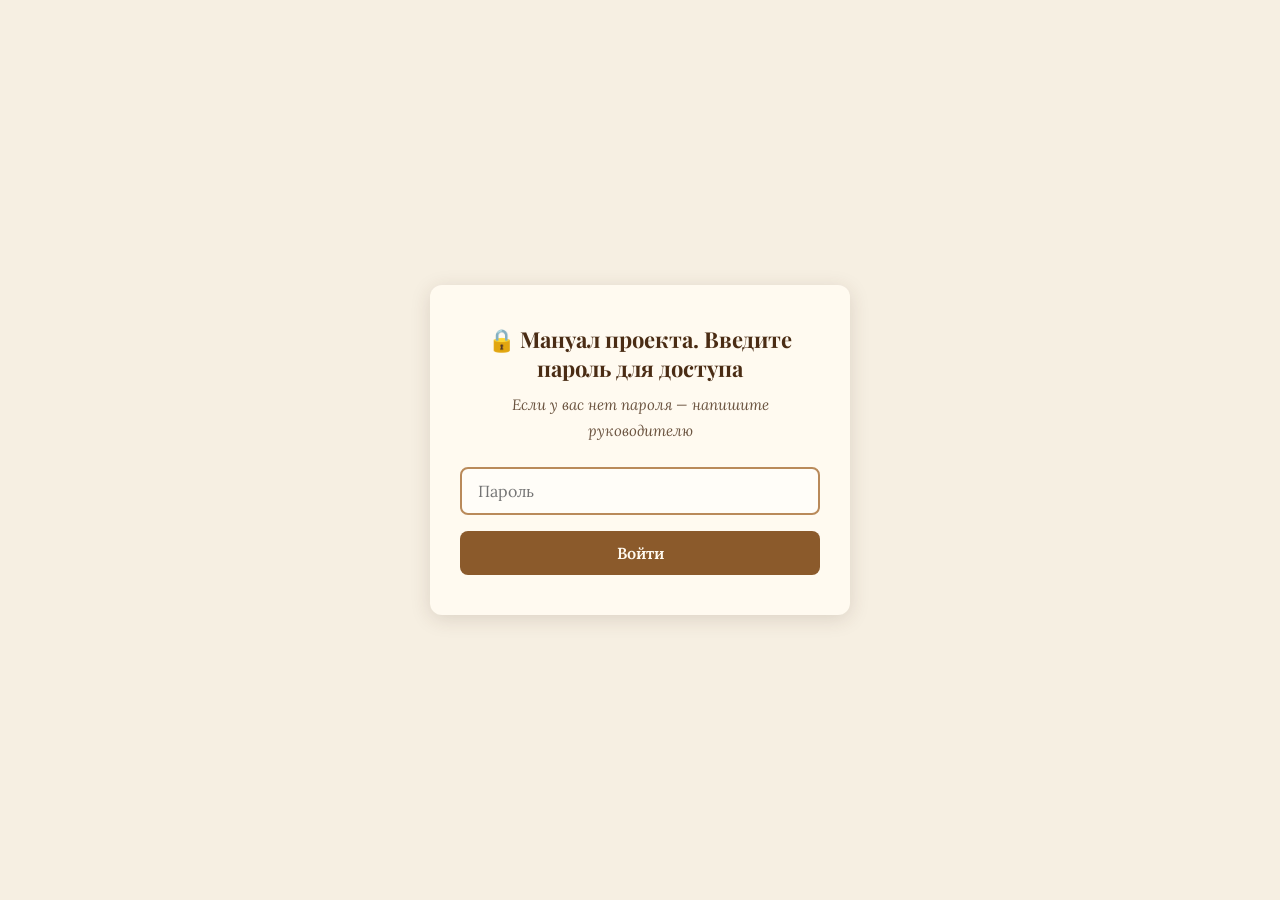
<file: index.html>
<!DOCTYPE html>
<html lang="ru">
<head>
    <meta charset="utf-8">
    <meta name="viewport" content="width=device-width, initial-scale=1">
    <title>Мануал для асессоров</title>
    <link rel="stylesheet" href="css/style.css">
</head>
<body>

<header class="site-header">
    <div class="container">
        <a href="index.html" class="logo">📘 Мануал асессора</a>
        <nav class="main-nav">
            <a href="index.html" class="active">Главная</a>
            <a href="tz.html">ТЗ</a>
            <a href="examples.html">Примеры</a>
            <a href="errors.html">Частые ошибки</a>
            <a href="tests.html">Тесты</a>
        </nav>
    </div>
</header>

<main class="container">

    <!-- ПОИСК ПО САЙТУ -->
    <section class="search-box">
        <label for="site-search" class="search-label">🔍 Поиск по сайту</label>
        <input
            type="text"
            id="site-search"
            class="search-input"
            placeholder="Например: доставка, оплата, КГТ, абьюз, CC05…"
            autocomplete="off"
        >
        <ul id="search-results" class="search-results"></ul>
    </section>

    <section class="hero">
        <h1>Добро пожаловать в мануал проекта 10444!</h1>
        <p>Здесь собраны все материалы для работы: техническое задание, примеры разметки, частые ошибки с пояснениями и тренировочные тесты.</p>
    </section>

    <section class="cards">
        <a href="tz.html" class="card">
            <h3>Техническое задание 📄</h3>
            <p>Регламент разметки Delivery Abuse: поля, корнеры, формулы.</p>
        </a>
        <a href="examples.html" class="card">
            <h3>Примеры и контрпримеры 📚</h3>
            <p>Разборы из реальных чатов: как размечать в спорных случаях.</p>
        </a>
        <a href="errors.html" class="card">
            <h3>Частые ошибки 🤓</h3>
            <p>Ошибки с примерами и пояснениями.</p>
        </a>
        <a href="tests.html" class="card">
            <h3>Тренировочные тесты ☑️</h3>
            <p>Проверьте себя перед реальной работой.</p>
        </a>
    </section>

</main>

<footer class="site-footer">
    <div class="container">
        © 2026 Мануал для асессоров
    </div>
</footer>

<script src="js/auth.js"></script>
<script src="js/script.js"></script>
</body>
</html>
</file>
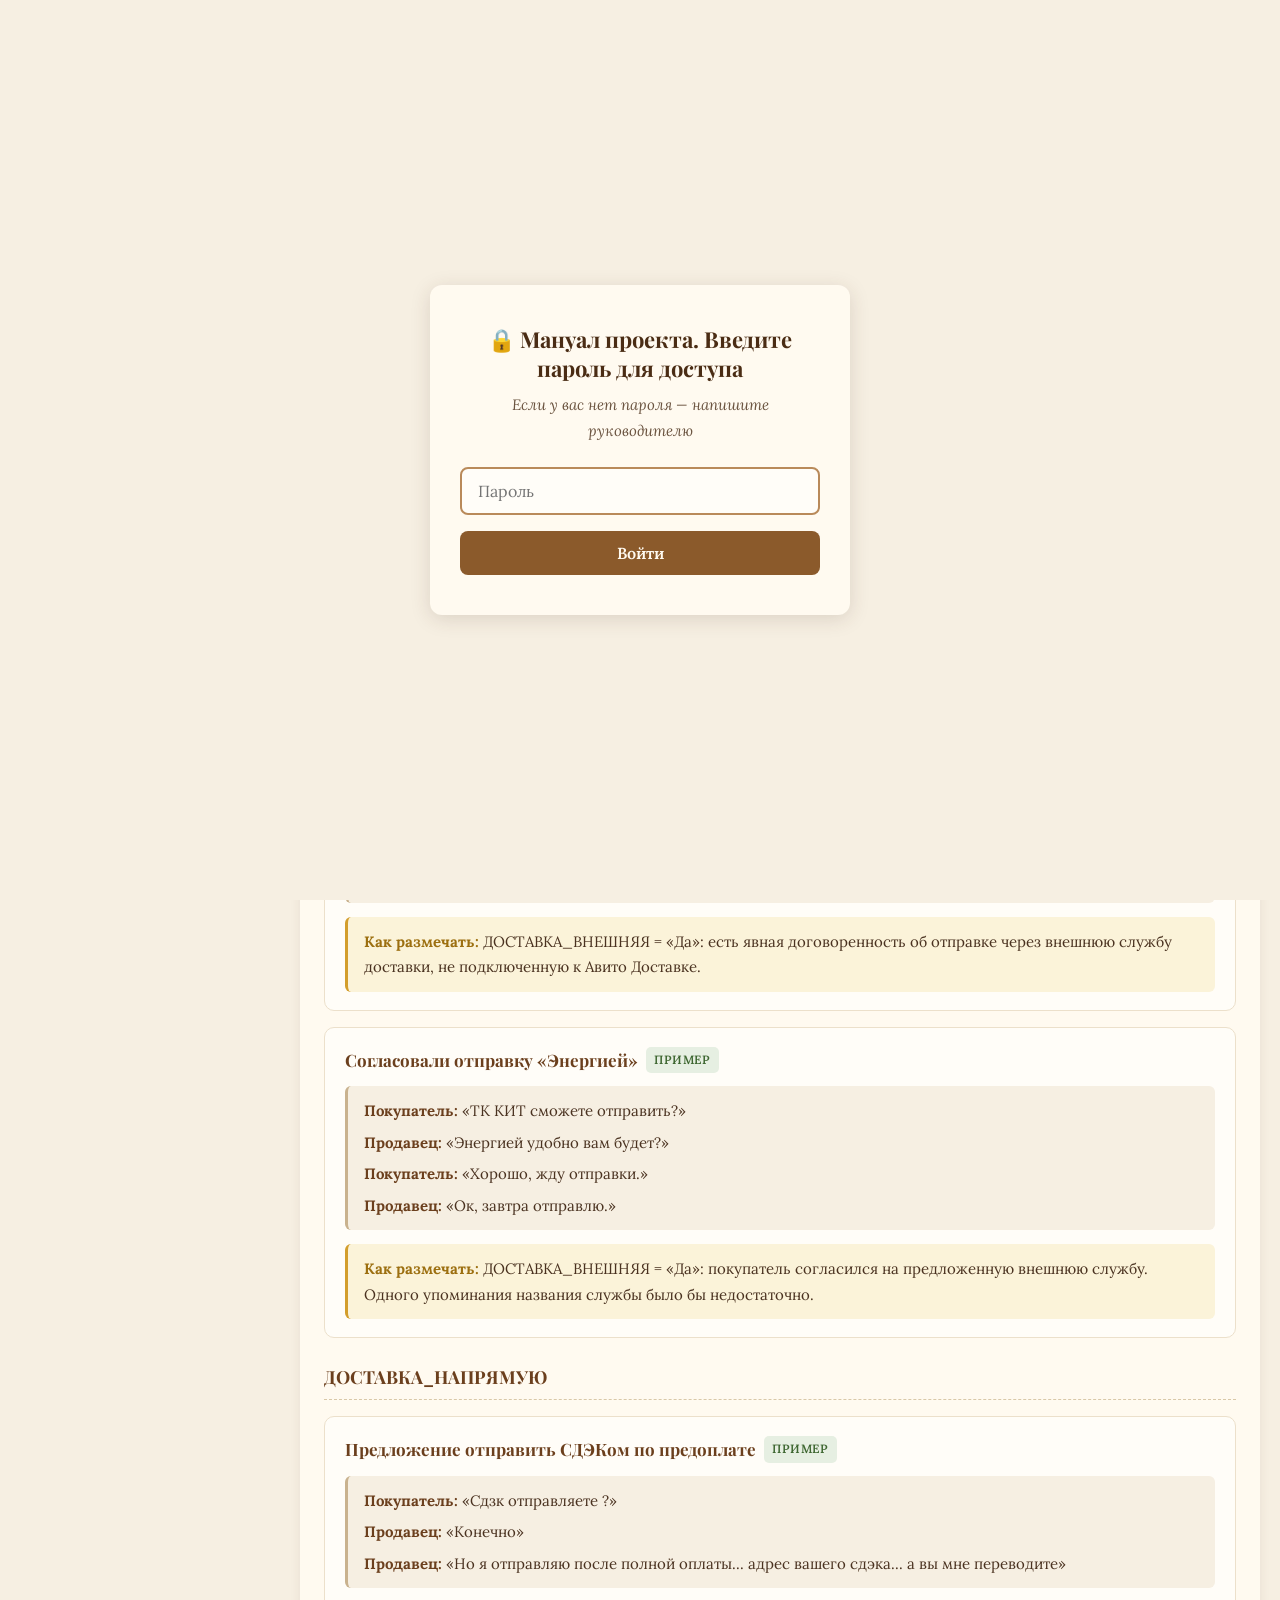
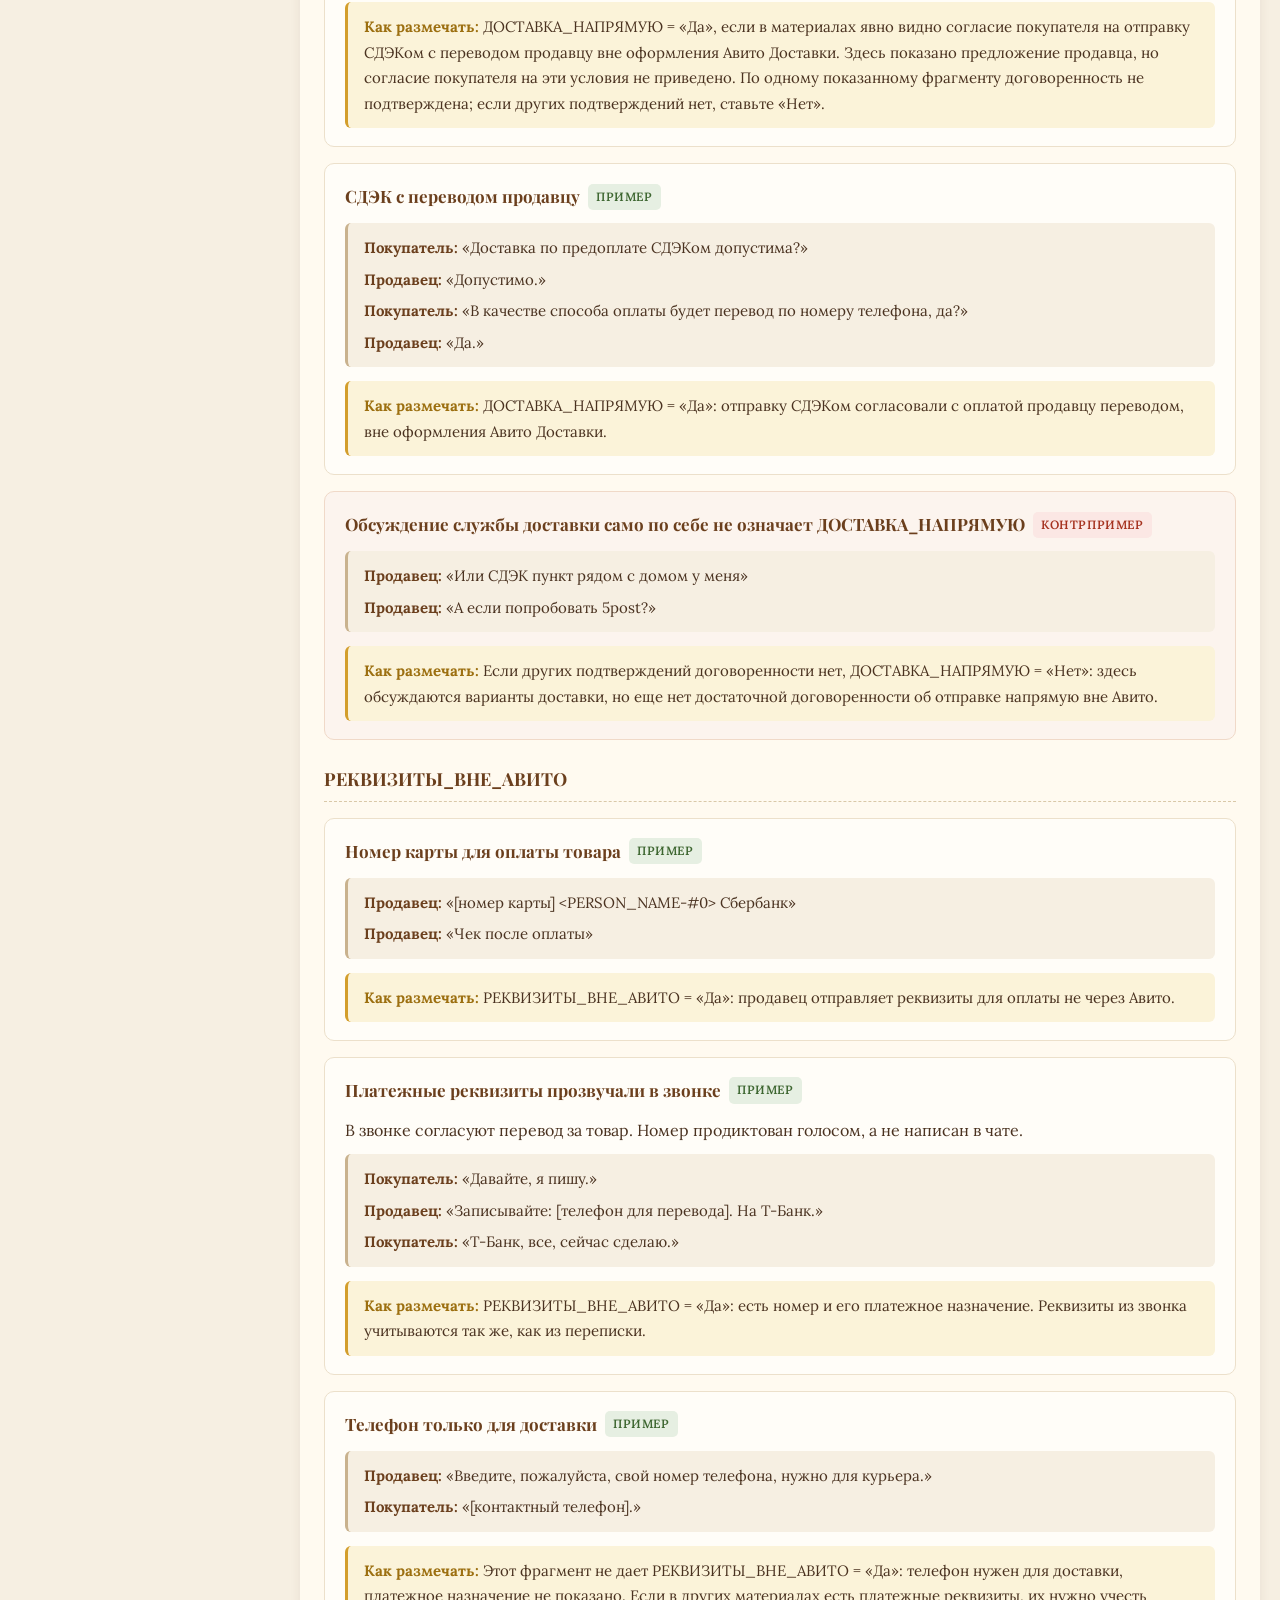
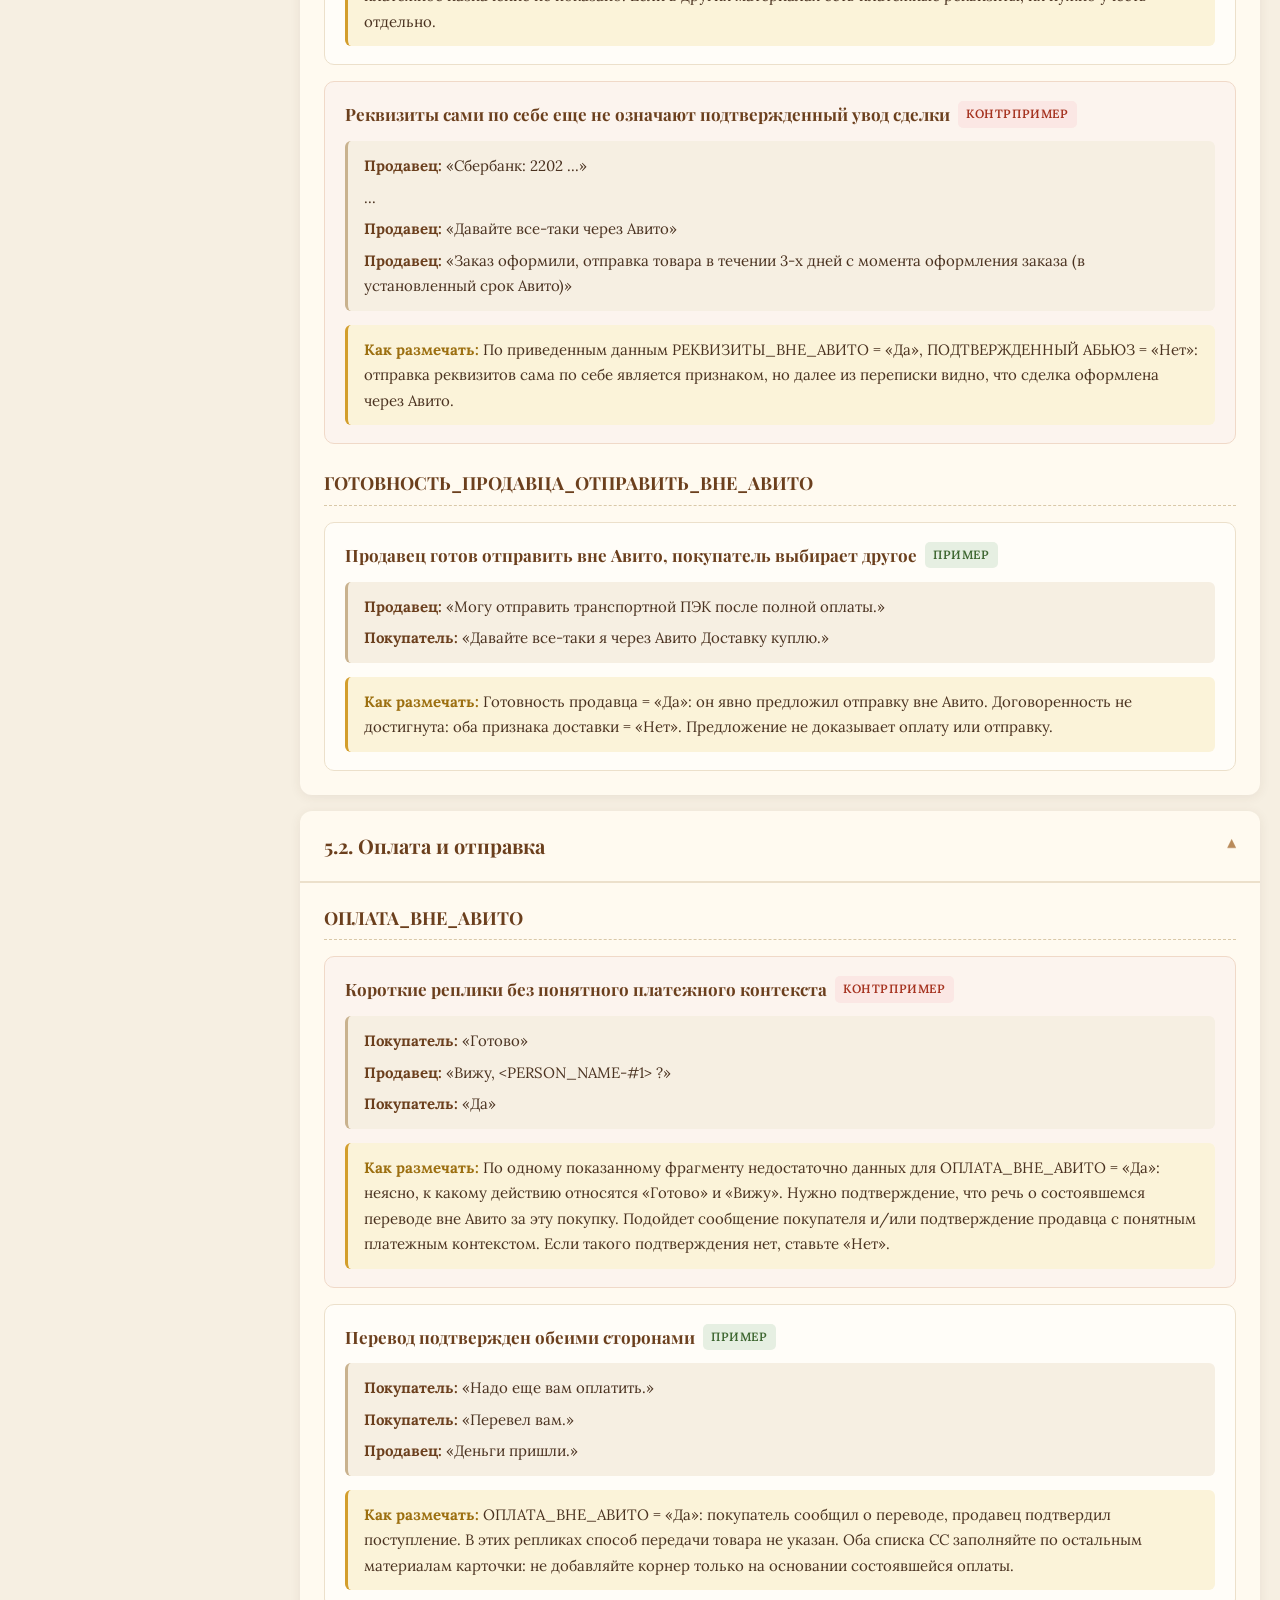
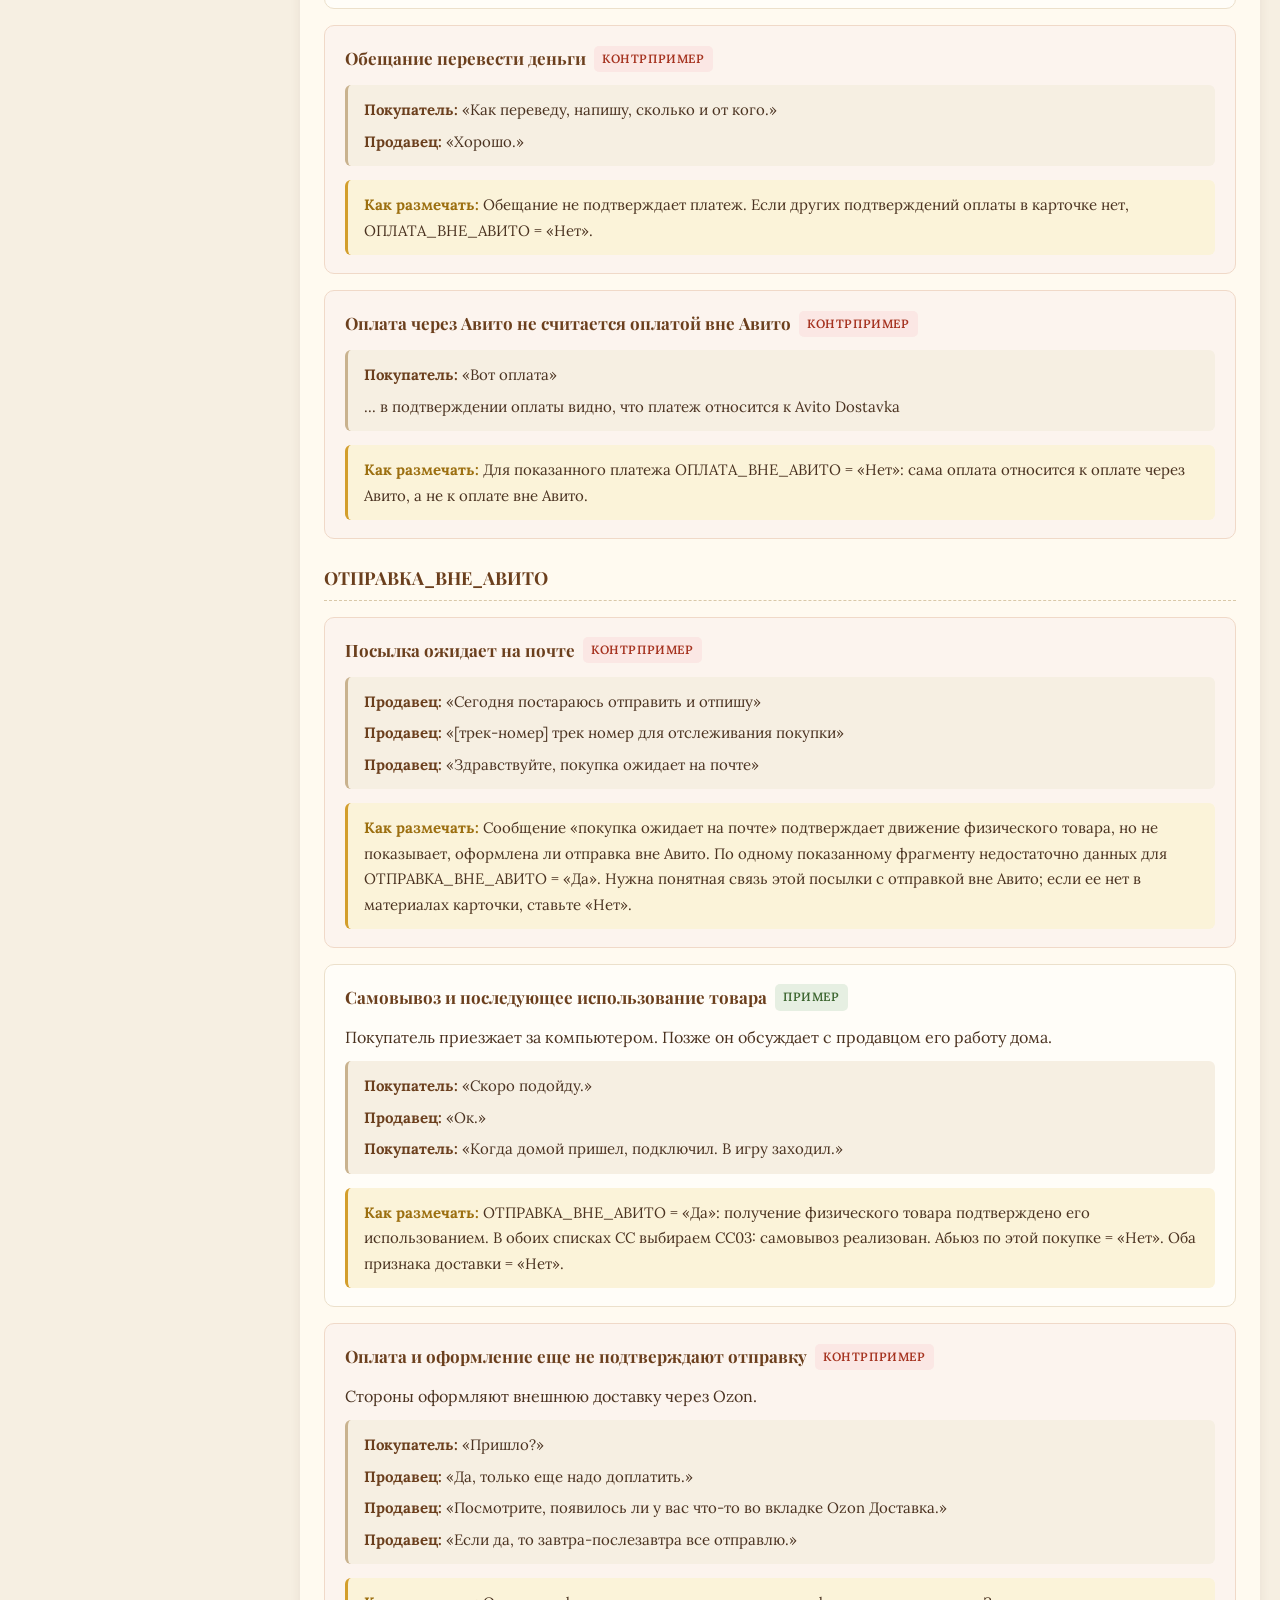
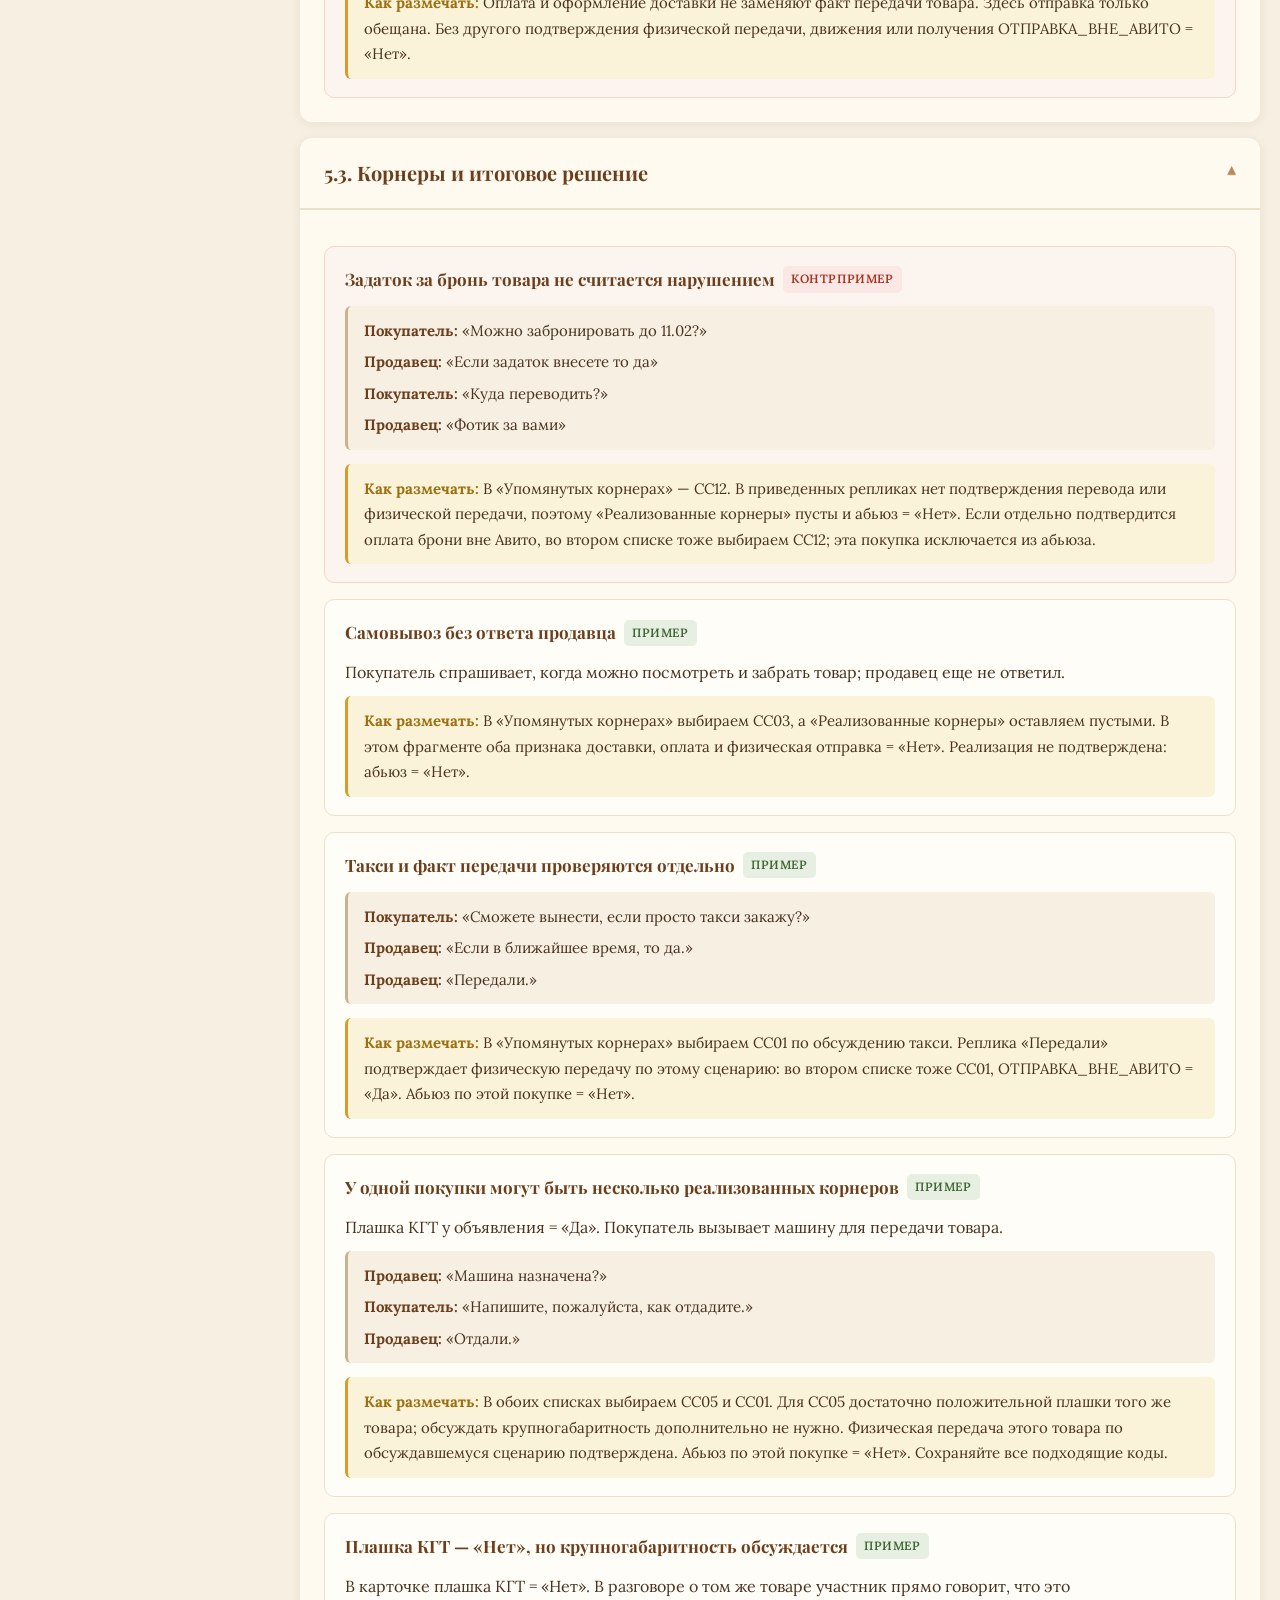
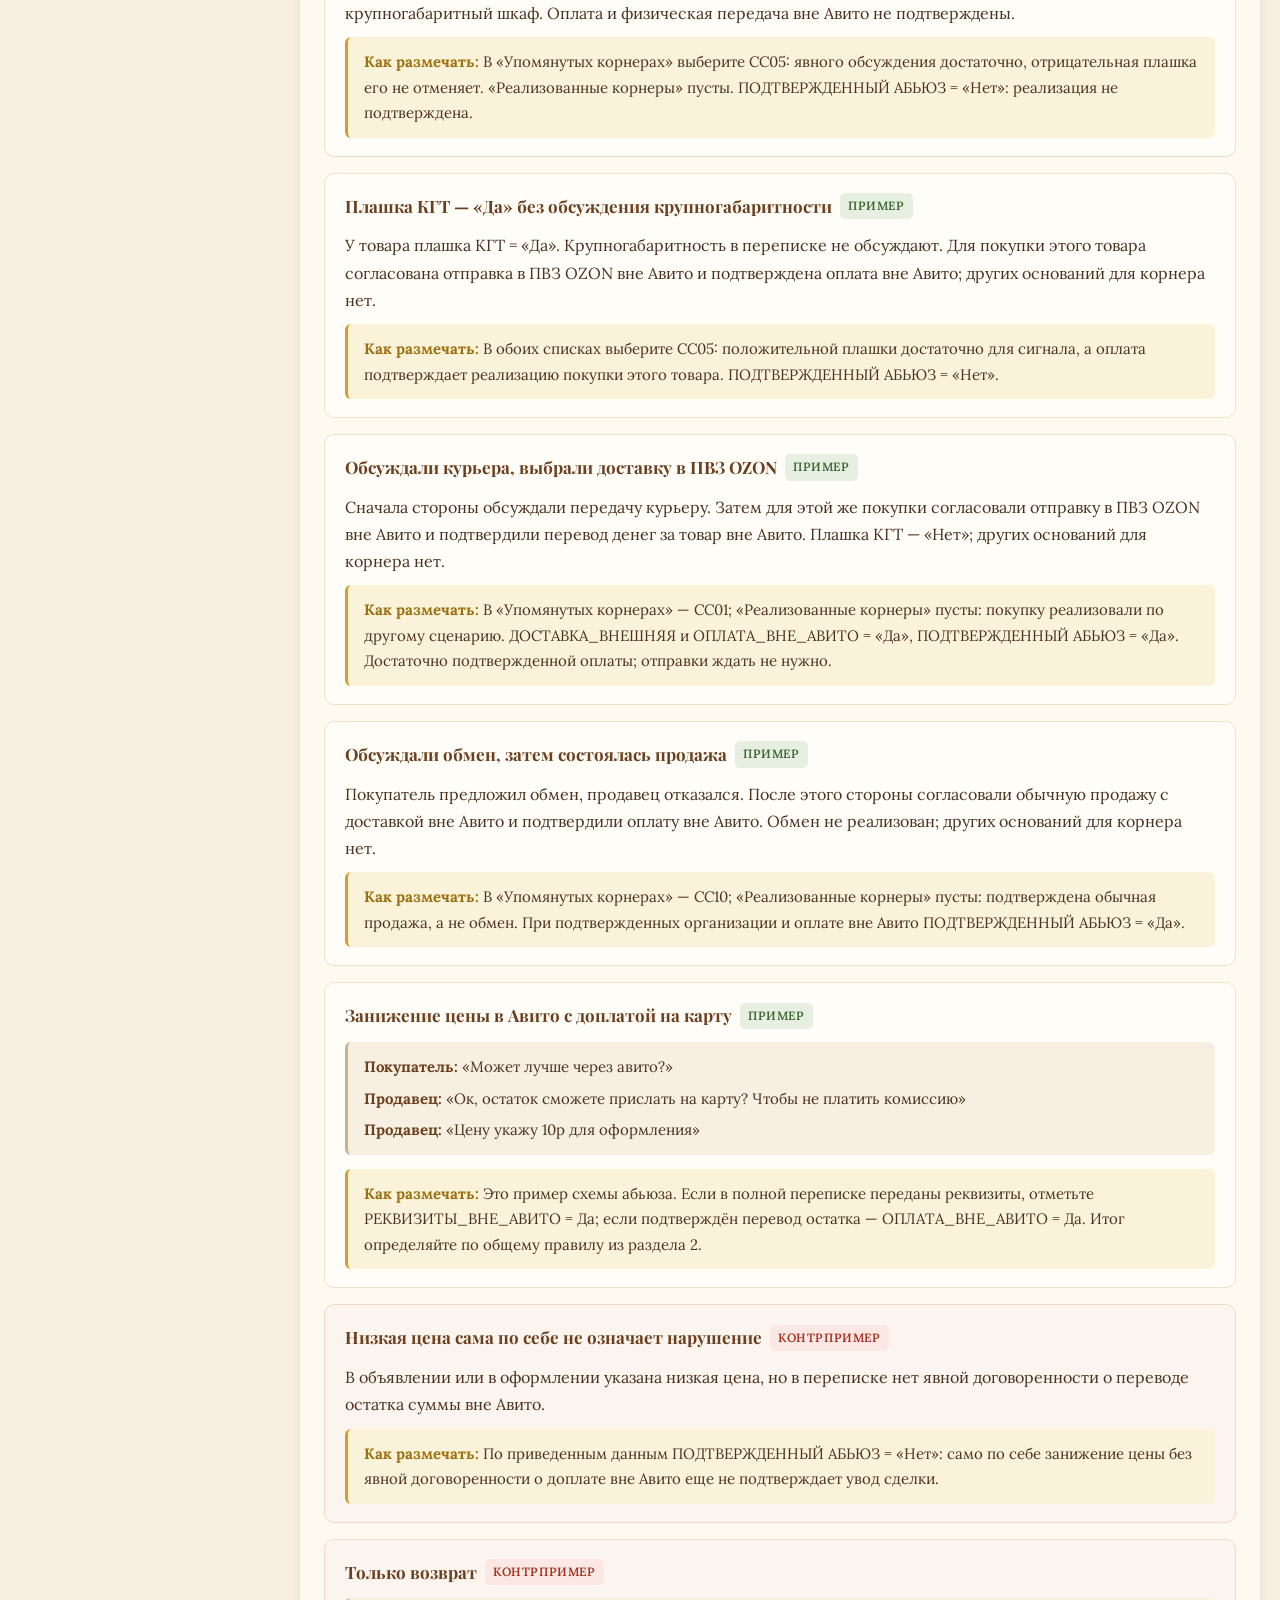
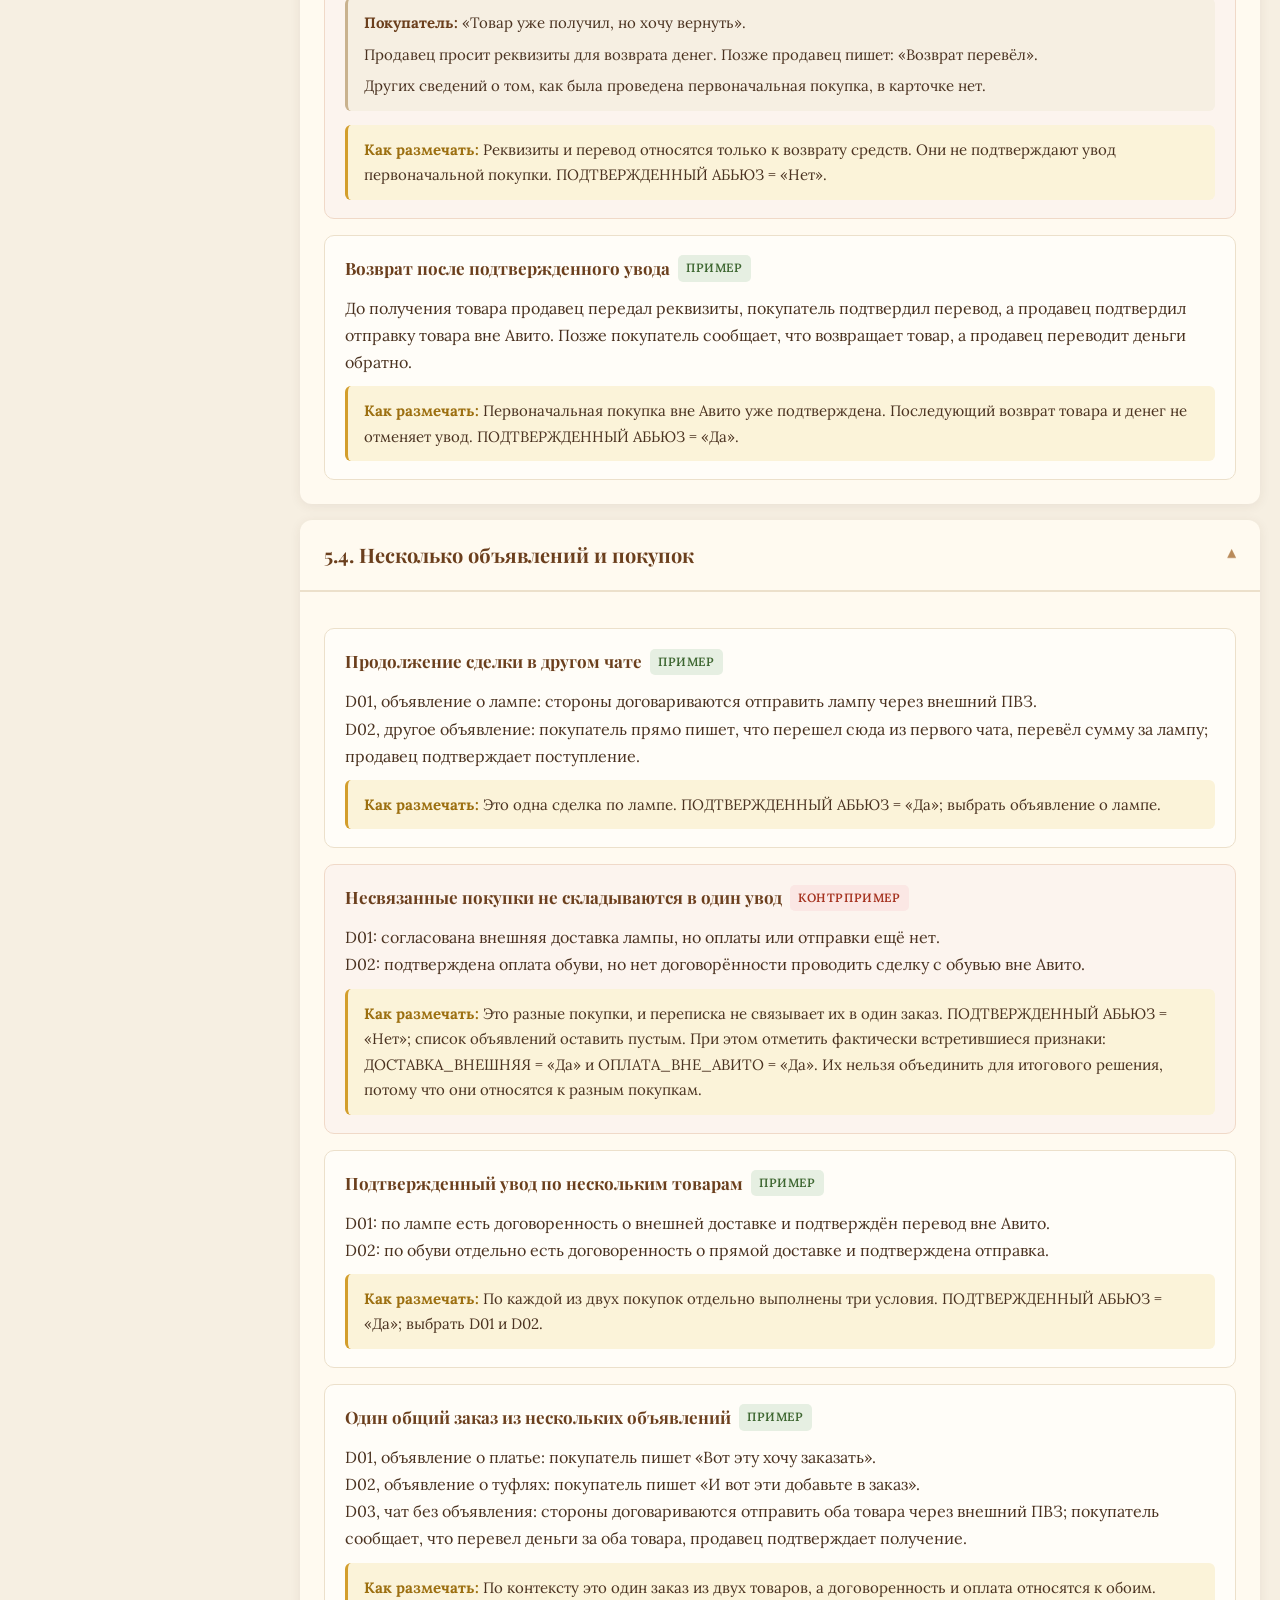
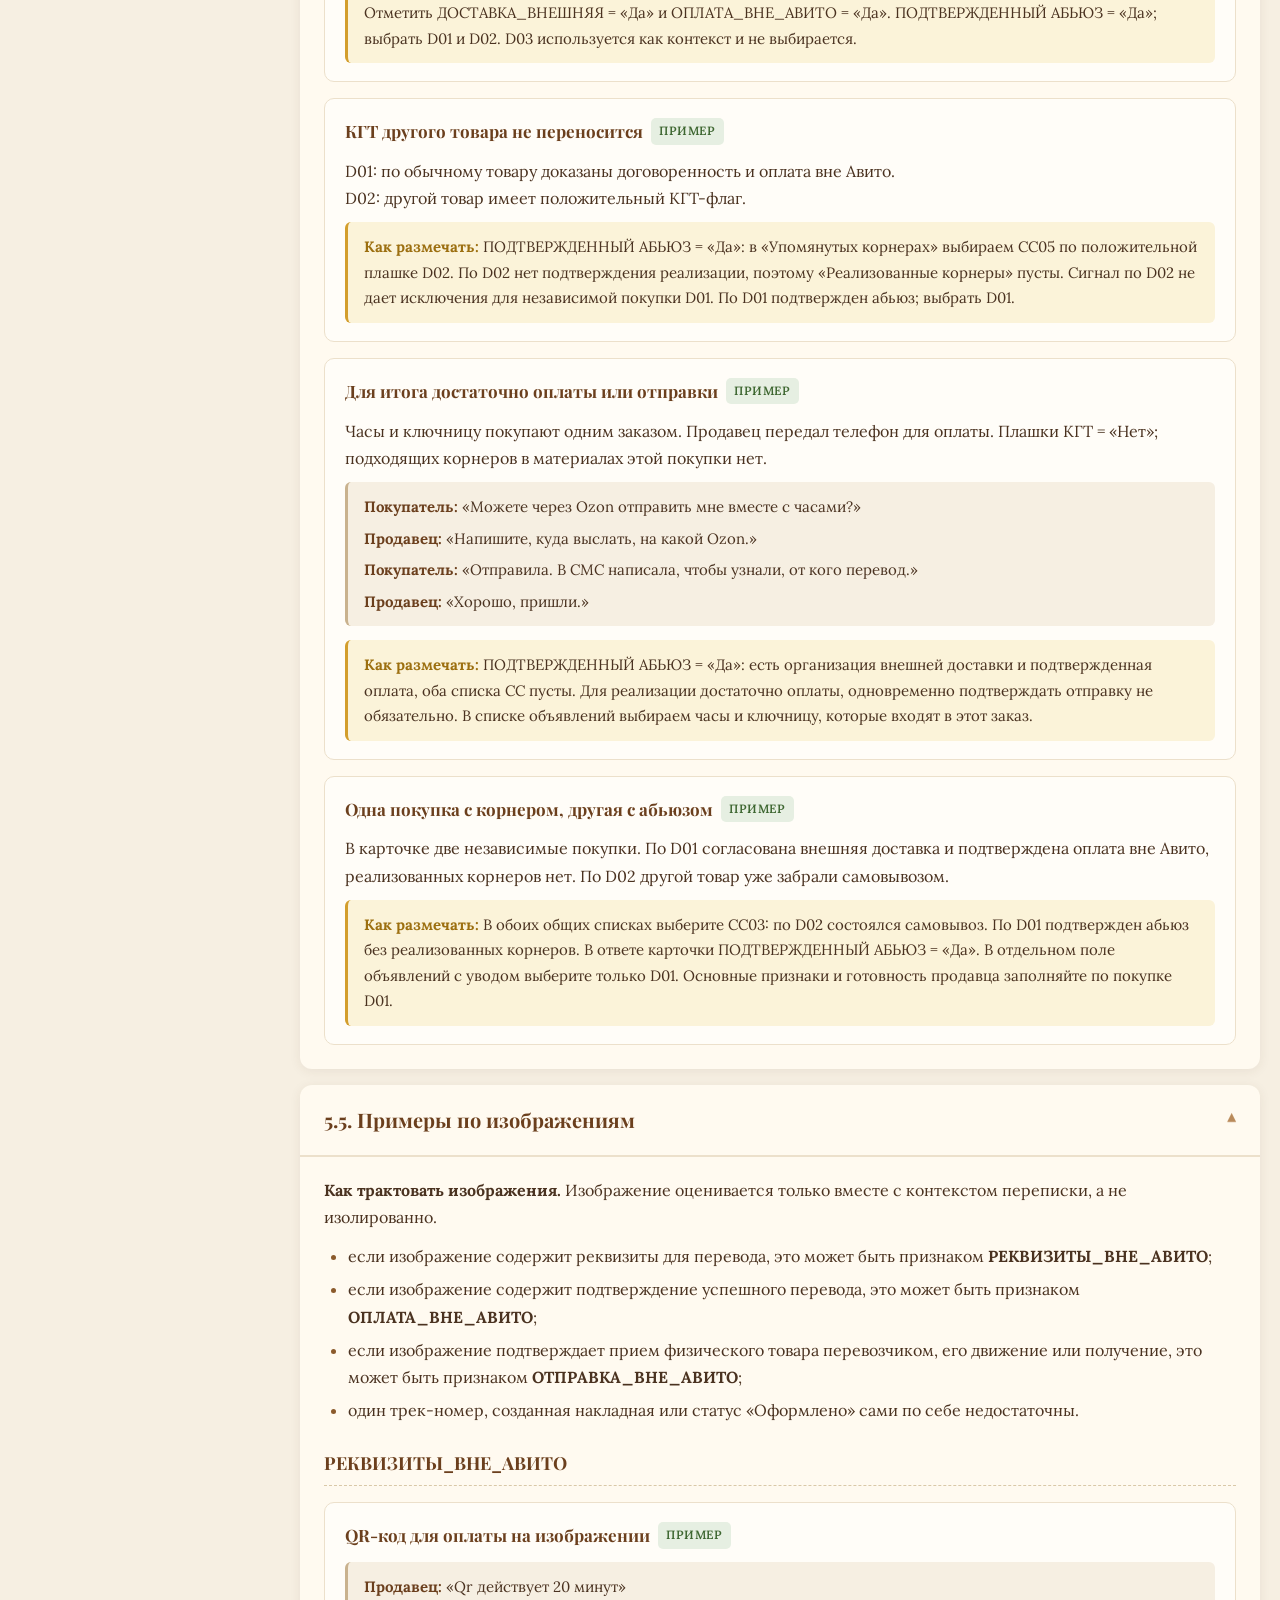
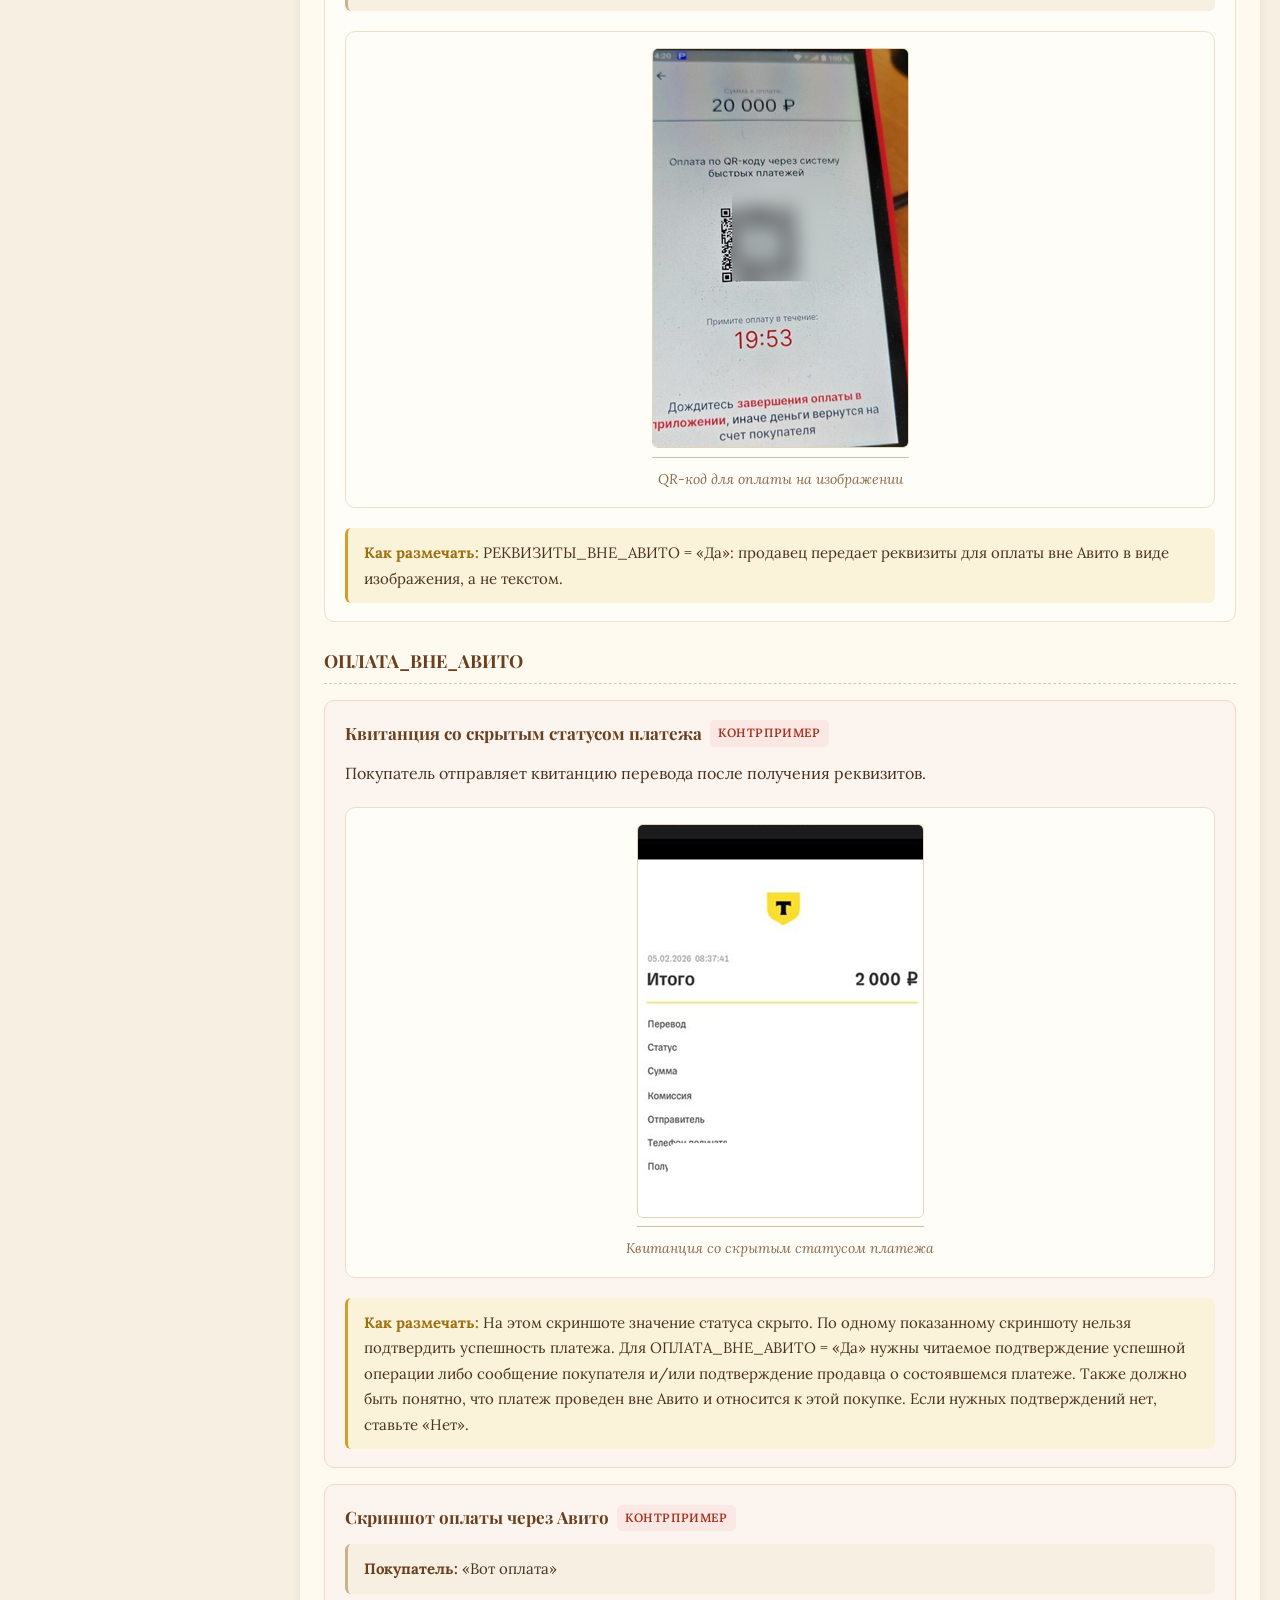
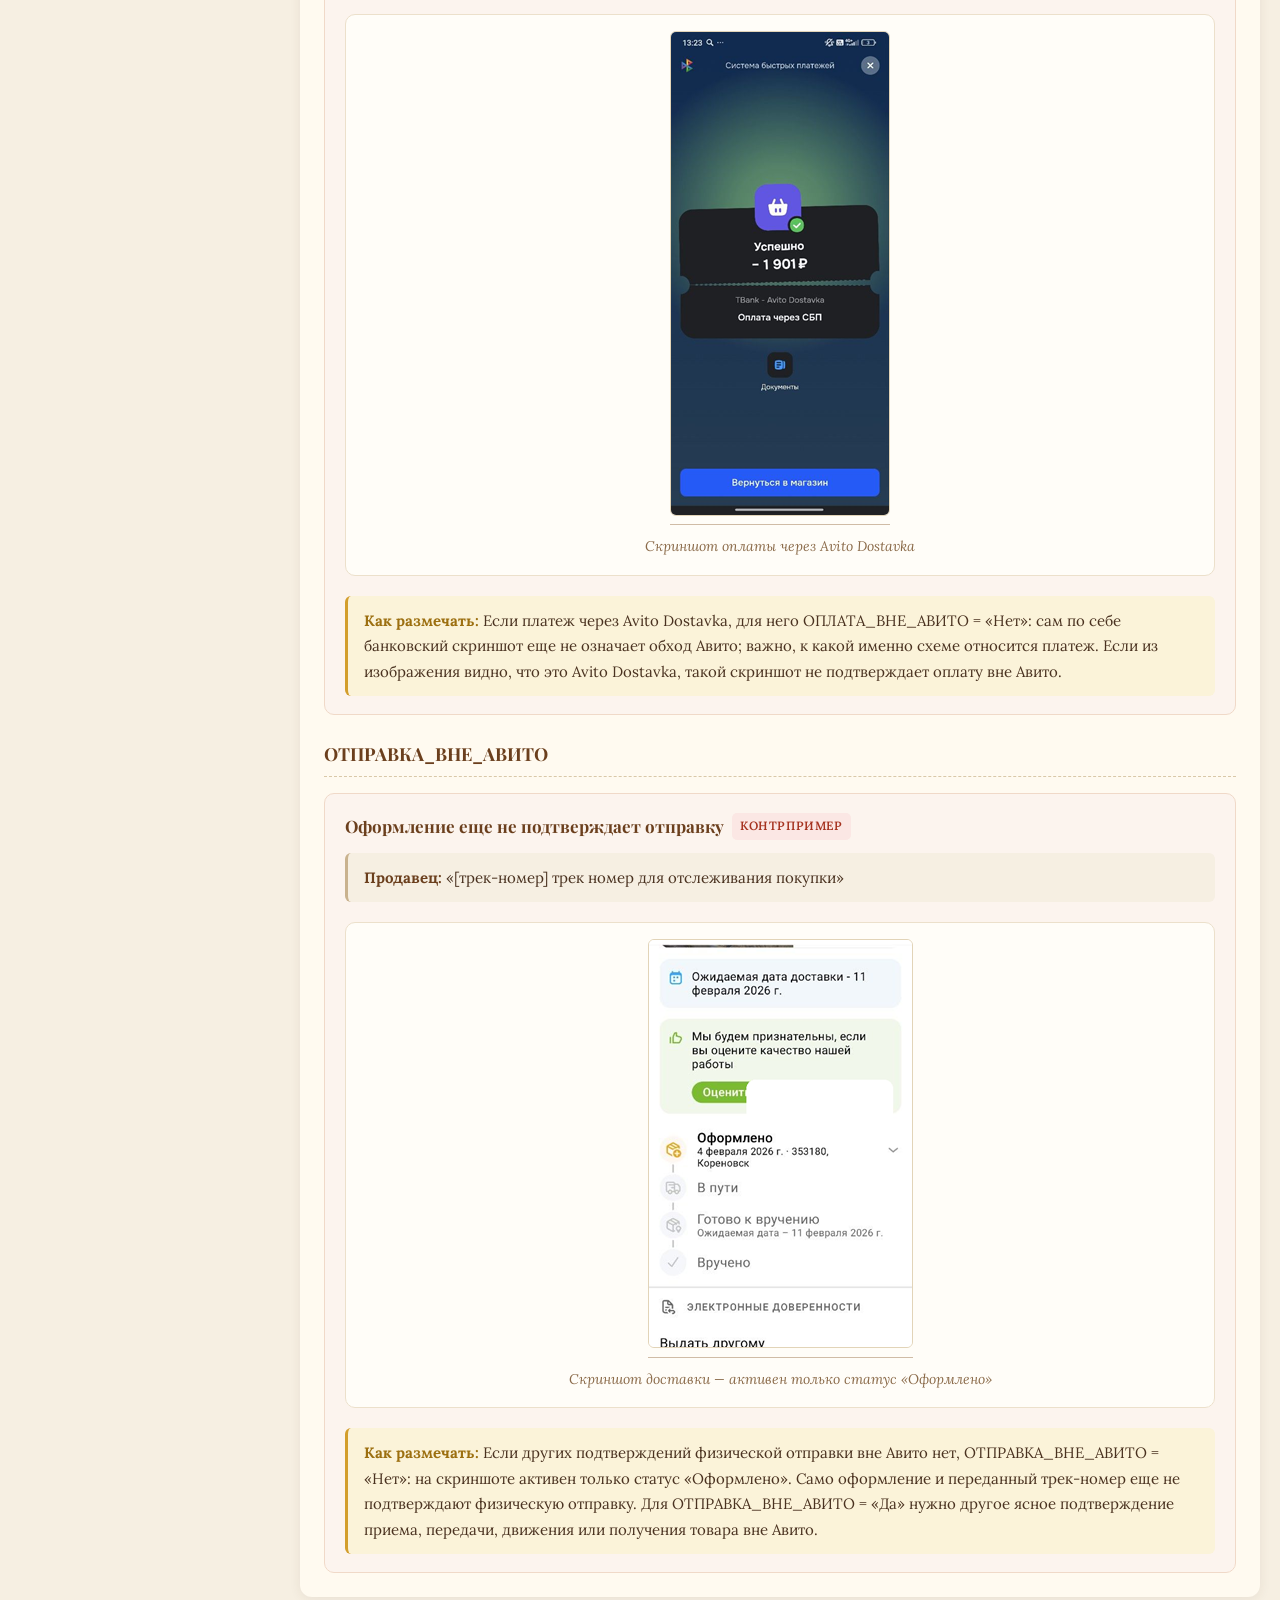
<file: examples.html>
<!DOCTYPE html>
<html lang="ru">
<head>
    <meta charset="utf-8">
    <meta name="viewport" content="width=device-width, initial-scale=1">
    <title>Примеры и контрпримеры — Мануал асессора</title>
    <link rel="stylesheet" href="css/style.css">
</head>
<body>

<header class="site-header">
    <div class="container">
        <a href="index.html" class="logo">📘 Мануал асессора</a>
        <nav class="main-nav">
            <a href="index.html">Главная</a>
            <a href="tz.html">ТЗ</a>
            <a href="examples.html" class="active">Примеры</a>
            <a href="errors.html">Частые ошибки</a>
            <a href="tests.html">Тесты</a>
        </nav>
    </div>
</header>

<main class="container">

    <a href="index.html" class="back-link">← Назад на главную</a>

    <h1>📚 Примеры и контрпримеры разметки</h1>
    <p class="subtitle">Примеры разметки по темам. В примерах из реальных чатов цитаты могут быть сокращены, но их смысл сохранен.</p>

    <section class="search-box">
        <label for="site-search" class="search-label">🔍 Поиск по сайту</label>
        <input type="text" id="site-search" class="search-input"
               placeholder="Например: доставка, оплата, корнер, Ozon, СДЭК…" autocomplete="off">
        <ul id="search-results" class="search-results"></ul>
    </section>

    <nav class="toc">
        <h2>Содержание</h2>
        <ol>
            <li><a href="#ex-5-1">5.1. Организация сделки</a></li>
            <li><a href="#ex-5-2">5.2. Оплата и отправка</a></li>
            <li><a href="#ex-5-3">5.3. Корнеры и итоговое решение</a></li>
            <li><a href="#ex-5-4">5.4. Несколько объявлений и покупок</a></li>
            <li><a href="#ex-5-5">5.5. Примеры по изображениям</a></li>
        </ol>
    </nav>

    <div class="layout-sidebar-left">

        <aside class="sidebar-left">
            <div class="sidebar-left-title">Разделы</div>
            <ul class="sidebar-left-nav">
                <li><a href="#ex-5-1">5.1. Организация сделки</a></li>
                <li><a href="#ex-5-2">5.2. Оплата и отправка</a></li>
                <li><a href="#ex-5-3">5.3. Корнеры и итог</a></li>
                <li><a href="#ex-5-4">5.4. Несколько объявлений</a></li>
                <li><a href="#ex-5-5">5.5. По изображениям</a></li>
            </ul>
        </aside>

        <div class="layout-main">

<!-- ============ 5.1. ОРГАНИЗАЦИЯ СДЕЛКИ ============ -->
<details class="accordion" id="ex-5-1" open>
    <summary>5.1. Организация сделки</summary>
    <div class="accordion-body">

        <h3 class="subsection-title">ДОСТАВКА_ВНЕШНЯЯ</h3>

        <div class="example-case">
            <h4>Согласовали отправку через Ozon <span class="case-tag example">Пример</span></h4>
            <div class="chat-quote">
                <p><span class="who">Покупатель:</span> «Если можно, отправкой озон пожалуйста)»</p>
                <p><span class="who">Продавец:</span> «Да, хорошо. Пришлите адрес озон и номер телефона»</p>
            </div>
            <div class="how-to">
                ДОСТАВКА_ВНЕШНЯЯ = «Да»: есть явная договоренность об отправке через внешнюю службу доставки, не подключенную к Авито Доставке.
            </div>
        </div>

        <div class="example-case">
            <h4>Согласовали отправку «Энергией» <span class="case-tag example">Пример</span></h4>
            <div class="chat-quote">
                <p><span class="who">Покупатель:</span> «ТК КИТ сможете отправить?»</p>
                <p><span class="who">Продавец:</span> «Энергией удобно вам будет?»</p>
                <p><span class="who">Покупатель:</span> «Хорошо, жду отправки.»</p>
                <p><span class="who">Продавец:</span> «Ок, завтра отправлю.»</p>
            </div>
            <div class="how-to">
                ДОСТАВКА_ВНЕШНЯЯ = «Да»: покупатель согласился на предложенную внешнюю службу. Одного упоминания названия службы было бы недостаточно.
            </div>
        </div>

        <h3 class="subsection-title">ДОСТАВКА_НАПРЯМУЮ</h3>

        <div class="example-case">
            <h4>Предложение отправить СДЭКом по предоплате <span class="case-tag example">Пример</span></h4>
            <div class="chat-quote">
                <p><span class="who">Покупатель:</span> «Сдзк отправляете ?»</p>
                <p><span class="who">Продавец:</span> «Конечно»</p>
                <p><span class="who">Продавец:</span> «Но я отправляю после полной оплаты... адрес вашего сдэка... а вы мне переводите»</p>
            </div>
            <div class="how-to">
                ДОСТАВКА_НАПРЯМУЮ = «Да», если в материалах явно видно согласие покупателя на отправку СДЭКом с переводом продавцу вне оформления Авито Доставки. Здесь показано предложение продавца, но согласие покупателя на эти условия не приведено. По одному показанному фрагменту договоренность не подтверждена; если других подтверждений нет, ставьте «Нет».
            </div>
        </div>

        <div class="example-case">
            <h4>СДЭК с переводом продавцу <span class="case-tag example">Пример</span></h4>
            <div class="chat-quote">
                <p><span class="who">Покупатель:</span> «Доставка по предоплате СДЭКом допустима?»</p>
                <p><span class="who">Продавец:</span> «Допустимо.»</p>
                <p><span class="who">Покупатель:</span> «В качестве способа оплаты будет перевод по номеру телефона, да?»</p>
                <p><span class="who">Продавец:</span> «Да.»</p>
            </div>
            <div class="how-to">
                ДОСТАВКА_НАПРЯМУЮ = «Да»: отправку СДЭКом согласовали с оплатой продавцу переводом, вне оформления Авито Доставки.
            </div>
        </div>

        <div class="example-case control">
            <h4>Обсуждение службы доставки само по себе не означает ДОСТАВКА_НАПРЯМУЮ <span class="case-tag control">Контрпример</span></h4>
            <div class="chat-quote">
                <p><span class="who">Продавец:</span> «Или СДЭК пункт рядом с домом у меня»</p>
                <p><span class="who">Продавец:</span> «А если попробовать 5post?»</p>
            </div>
            <div class="how-to">
                Если других подтверждений договоренности нет, ДОСТАВКА_НАПРЯМУЮ = «Нет»: здесь обсуждаются варианты доставки, но еще нет достаточной договоренности об отправке напрямую вне Авито.
            </div>
        </div>

        <h3 class="subsection-title">РЕКВИЗИТЫ_ВНЕ_АВИТО</h3>

        <div class="example-case">
            <h4>Номер карты для оплаты товара <span class="case-tag example">Пример</span></h4>
            <div class="chat-quote">
                <p><span class="who">Продавец:</span> «[номер карты] &lt;PERSON_NAME-#0&gt; Сбербанк»</p>
                <p><span class="who">Продавец:</span> «Чек после оплаты»</p>
            </div>
            <div class="how-to">
                РЕКВИЗИТЫ_ВНЕ_АВИТО = «Да»: продавец отправляет реквизиты для оплаты не через Авито.
            </div>
        </div>

        <div class="example-case">
            <h4>Платежные реквизиты прозвучали в звонке <span class="case-tag example">Пример</span></h4>
            <p>В звонке согласуют перевод за товар. Номер продиктован голосом, а не написан в чате.</p>
            <div class="chat-quote">
                <p><span class="who">Покупатель:</span> «Давайте, я пишу.»</p>
                <p><span class="who">Продавец:</span> «Записывайте: [телефон для перевода]. На Т-Банк.»</p>
                <p><span class="who">Покупатель:</span> «Т-Банк, все, сейчас сделаю.»</p>
            </div>
            <div class="how-to">
                РЕКВИЗИТЫ_ВНЕ_АВИТО = «Да»: есть номер и его платежное назначение. Реквизиты из звонка учитываются так же, как из переписки.
            </div>
        </div>

        <div class="example-case">
            <h4>Телефон только для доставки <span class="case-tag example">Пример</span></h4>
            <div class="chat-quote">
                <p><span class="who">Продавец:</span> «Введите, пожалуйста, свой номер телефона, нужно для курьера.»</p>
                <p><span class="who">Покупатель:</span> «[контактный телефон].»</p>
            </div>
            <div class="how-to">
                Этот фрагмент не дает РЕКВИЗИТЫ_ВНЕ_АВИТО = «Да»: телефон нужен для доставки, платежное назначение не показано. Если в других материалах есть платежные реквизиты, их нужно учесть отдельно.
            </div>
        </div>

        <div class="example-case control">
            <h4>Реквизиты сами по себе еще не означают подтвержденный увод сделки <span class="case-tag control">Контрпример</span></h4>
            <div class="chat-quote">
                <p><span class="who">Продавец:</span> «Сбербанк: 2202 ...»</p>
                <p>...</p>
                <p><span class="who">Продавец:</span> «Давайте все-таки через Авито»</p>
                <p><span class="who">Продавец:</span> «Заказ оформили, отправка товара в течении 3-х дней с момента оформления заказа (в установленный срок Авито)»</p>
            </div>
            <div class="how-to">
                По приведенным данным РЕКВИЗИТЫ_ВНЕ_АВИТО = «Да», ПОДТВЕРЖДЕННЫЙ АБЬЮЗ = «Нет»: отправка реквизитов сама по себе является признаком, но далее из переписки видно, что сделка оформлена через Авито.
            </div>
        </div>

        <h3 class="subsection-title">ГОТОВНОСТЬ_ПРОДАВЦА_ОТПРАВИТЬ_ВНЕ_АВИТО</h3>

        <div class="example-case">
            <h4>Продавец готов отправить вне Авито, покупатель выбирает другое <span class="case-tag example">Пример</span></h4>
            <div class="chat-quote">
                <p><span class="who">Продавец:</span> «Могу отправить транспортной ПЭК после полной оплаты.»</p>
                <p><span class="who">Покупатель:</span> «Давайте все-таки я через Авито Доставку куплю.»</p>
            </div>
            <div class="how-to">
                Готовность продавца = «Да»: он явно предложил отправку вне Авито. Договоренность не достигнута: оба признака доставки = «Нет». Предложение не доказывает оплату или отправку.
            </div>
        </div>

    </div>
</details><!-- ============ 5.2. ОПЛАТА И ОТПРАВКА ============ -->
<details class="accordion" id="ex-5-2" open>
    <summary>5.2. Оплата и отправка</summary>
    <div class="accordion-body">

        <h3 class="subsection-title">ОПЛАТА_ВНЕ_АВИТО</h3>

        <div class="example-case control">
            <h4>Короткие реплики без понятного платежного контекста <span class="case-tag control">Контрпример</span></h4>
            <div class="chat-quote">
                <p><span class="who">Покупатель:</span> «Готово»</p>
                <p><span class="who">Продавец:</span> «Вижу, &lt;PERSON_NAME-#1&gt; ?»</p>
                <p><span class="who">Покупатель:</span> «Да»</p>
            </div>
            <div class="how-to">
                По одному показанному фрагменту недостаточно данных для ОПЛАТА_ВНЕ_АВИТО = «Да»: неясно, к какому действию относятся «Готово» и «Вижу». Нужно подтверждение, что речь о состоявшемся переводе вне Авито за эту покупку. Подойдет сообщение покупателя и/или подтверждение продавца с понятным платежным контекстом. Если такого подтверждения нет, ставьте «Нет».
            </div>
        </div>

        <div class="example-case">
            <h4>Перевод подтвержден обеими сторонами <span class="case-tag example">Пример</span></h4>
            <div class="chat-quote">
                <p><span class="who">Покупатель:</span> «Надо еще вам оплатить.»</p>
                <p><span class="who">Покупатель:</span> «Перевел вам.»</p>
                <p><span class="who">Продавец:</span> «Деньги пришли.»</p>
            </div>
            <div class="how-to">
                ОПЛАТА_ВНЕ_АВИТО = «Да»: покупатель сообщил о переводе, продавец подтвердил поступление. В этих репликах способ передачи товара не указан. Оба списка СС заполняйте по остальным материалам карточки: не добавляйте корнер только на основании состоявшейся оплаты.
            </div>
        </div>

        <div class="example-case control">
            <h4>Обещание перевести деньги <span class="case-tag control">Контрпример</span></h4>
            <div class="chat-quote">
                <p><span class="who">Покупатель:</span> «Как переведу, напишу, сколько и от кого.»</p>
                <p><span class="who">Продавец:</span> «Хорошо.»</p>
            </div>
            <div class="how-to">
                Обещание не подтверждает платеж. Если других подтверждений оплаты в карточке нет, ОПЛАТА_ВНЕ_АВИТО = «Нет».
            </div>
        </div>

        <div class="example-case control">
            <h4>Оплата через Авито не считается оплатой вне Авито <span class="case-tag control">Контрпример</span></h4>
            <div class="chat-quote">
                <p><span class="who">Покупатель:</span> «Вот оплата»</p>
                <p>... в подтверждении оплаты видно, что платеж относится к Avito Dostavka</p>
            </div>
            <div class="how-to">
                Для показанного платежа ОПЛАТА_ВНЕ_АВИТО = «Нет»: сама оплата относится к оплате через Авито, а не к оплате вне Авито.
            </div>
        </div>

        <h3 class="subsection-title">ОТПРАВКА_ВНЕ_АВИТО</h3>

        <div class="example-case control">
            <h4>Посылка ожидает на почте <span class="case-tag control">Контрпример</span></h4>
            <div class="chat-quote">
                <p><span class="who">Продавец:</span> «Сегодня постараюсь отправить и отпишу»</p>
                <p><span class="who">Продавец:</span> «[трек-номер] трек номер для отслеживания покупки»</p>
                <p><span class="who">Продавец:</span> «Здравствуйте, покупка ожидает на почте»</p>
            </div>
            <div class="how-to">
                Сообщение «покупка ожидает на почте» подтверждает движение физического товара, но не показывает, оформлена ли отправка вне Авито. По одному показанному фрагменту недостаточно данных для ОТПРАВКА_ВНЕ_АВИТО = «Да». Нужна понятная связь этой посылки с отправкой вне Авито; если ее нет в материалах карточки, ставьте «Нет».
            </div>
        </div>

        <div class="example-case">
            <h4>Самовывоз и последующее использование товара <span class="case-tag example">Пример</span></h4>
            <p>Покупатель приезжает за компьютером. Позже он обсуждает с продавцом его работу дома.</p>
            <div class="chat-quote">
                <p><span class="who">Покупатель:</span> «Скоро подойду.»</p>
                <p><span class="who">Продавец:</span> «Ок.»</p>
                <p><span class="who">Покупатель:</span> «Когда домой пришел, подключил. В игру заходил.»</p>
            </div>
            <div class="how-to">
                ОТПРАВКА_ВНЕ_АВИТО = «Да»: получение физического товара подтверждено его использованием. В обоих списках СС выбираем СС03: самовывоз реализован. Абьюз по этой покупке = «Нет». Оба признака доставки = «Нет».
            </div>
        </div>

        <div class="example-case control">
            <h4>Оплата и оформление еще не подтверждают отправку <span class="case-tag control">Контрпример</span></h4>
            <p>Стороны оформляют внешнюю доставку через Ozon.</p>
            <div class="chat-quote">
                <p><span class="who">Покупатель:</span> «Пришло?»</p>
                <p><span class="who">Продавец:</span> «Да, только еще надо доплатить.»</p>
                <p><span class="who">Продавец:</span> «Посмотрите, появилось ли у вас что-то во вкладке Ozon Доставка.»</p>
                <p><span class="who">Продавец:</span> «Если да, то завтра-послезавтра все отправлю.»</p>
            </div>
            <div class="how-to">
                Оплата и оформление доставки не заменяют факт передачи товара. Здесь отправка только обещана. Без другого подтверждения физической передачи, движения или получения ОТПРАВКА_ВНЕ_АВИТО = «Нет».
            </div>
        </div>

    </div>
</details>

<!-- ============ 5.3. КОРНЕРЫ И ИТОГОВОЕ РЕШЕНИЕ ============ -->
<details class="accordion" id="ex-5-3" open>
    <summary>5.3. Корнеры и итоговое решение</summary>
    <div class="accordion-body">

        <div class="example-case control">
            <h4>Задаток за бронь товара не считается нарушением <span class="case-tag control">Контрпример</span></h4>
            <div class="chat-quote">
                <p><span class="who">Покупатель:</span> «Можно забронировать до 11.02?»</p>
                <p><span class="who">Продавец:</span> «Если задаток внесете то да»</p>
                <p><span class="who">Покупатель:</span> «Куда переводить?»</p>
                <p><span class="who">Продавец:</span> «Фотик за вами»</p>
            </div>
            <div class="how-to">
                В «Упомянутых корнерах» — СС12. В приведенных репликах нет подтверждения перевода или физической передачи, поэтому «Реализованные корнеры» пусты и абьюз = «Нет». Если отдельно подтвердится оплата брони вне Авито, во втором списке тоже выбираем СС12; эта покупка исключается из абьюза.
            </div>
        </div>

        <div class="example-case">
            <h4>Самовывоз без ответа продавца <span class="case-tag example">Пример</span></h4>
            <p>Покупатель спрашивает, когда можно посмотреть и забрать товар; продавец еще не ответил.</p>
            <div class="how-to">
                В «Упомянутых корнерах» выбираем СС03, а «Реализованные корнеры» оставляем пустыми. В этом фрагменте оба признака доставки, оплата и физическая отправка = «Нет». Реализация не подтверждена: абьюз = «Нет».
            </div>
        </div>

        <div class="example-case">
            <h4>Такси и факт передачи проверяются отдельно <span class="case-tag example">Пример</span></h4>
            <div class="chat-quote">
                <p><span class="who">Покупатель:</span> «Сможете вынести, если просто такси закажу?»</p>
                <p><span class="who">Продавец:</span> «Если в ближайшее время, то да.»</p>
                <p><span class="who">Продавец:</span> «Передали.»</p>
            </div>
            <div class="how-to">
                В «Упомянутых корнерах» выбираем СС01 по обсуждению такси. Реплика «Передали» подтверждает физическую передачу по этому сценарию: во втором списке тоже СС01, ОТПРАВКА_ВНЕ_АВИТО = «Да». Абьюз по этой покупке = «Нет».
            </div>
        </div>

        <div class="example-case">
            <h4>У одной покупки могут быть несколько реализованных корнеров <span class="case-tag example">Пример</span></h4>
            <p>Плашка КГТ у объявления = «Да». Покупатель вызывает машину для передачи товара.</p>
            <div class="chat-quote">
                <p><span class="who">Продавец:</span> «Машина назначена?»</p>
                <p><span class="who">Покупатель:</span> «Напишите, пожалуйста, как отдадите.»</p>
                <p><span class="who">Продавец:</span> «Отдали.»</p>
            </div>
            <div class="how-to">
                В обоих списках выбираем СС05 и СС01. Для СС05 достаточно положительной плашки того же товара; обсуждать крупногабаритность дополнительно не нужно. Физическая передача этого товара по обсуждавшемуся сценарию подтверждена. Абьюз по этой покупке = «Нет». Сохраняйте все подходящие коды.
            </div>
        </div>

        <div class="example-case">
            <h4>Плашка КГТ — «Нет», но крупногабаритность обсуждается <span class="case-tag example">Пример</span></h4>
            <p>В карточке плашка КГТ = «Нет». В разговоре о том же товаре участник прямо говорит, что это крупногабаритный шкаф. Оплата и физическая передача вне Авито не подтверждены.</p>
            <div class="how-to">
                В «Упомянутых корнерах» выберите СС05: явного обсуждения достаточно, отрицательная плашка его не отменяет. «Реализованные корнеры» пусты. ПОДТВЕРЖДЕННЫЙ АБЬЮЗ = «Нет»: реализация не подтверждена.
            </div>
        </div>

        <div class="example-case">
            <h4>Плашка КГТ — «Да» без обсуждения крупногабаритности <span class="case-tag example">Пример</span></h4>
            <p>У товара плашка КГТ = «Да». Крупногабаритность в переписке не обсуждают. Для покупки этого товара согласована отправка в ПВЗ OZON вне Авито и подтверждена оплата вне Авито; других оснований для корнера нет.</p>
            <div class="how-to">
                В обоих списках выберите СС05: положительной плашки достаточно для сигнала, а оплата подтверждает реализацию покупки этого товара. ПОДТВЕРЖДЕННЫЙ АБЬЮЗ = «Нет».
            </div>
        </div>

        <div class="example-case">
            <h4>Обсуждали курьера, выбрали доставку в ПВЗ OZON <span class="case-tag example">Пример</span></h4>
            <p>Сначала стороны обсуждали передачу курьеру. Затем для этой же покупки согласовали отправку в ПВЗ OZON вне Авито и подтвердили перевод денег за товар вне Авито. Плашка КГТ — «Нет»; других оснований для корнера нет.</p>
            <div class="how-to">
                В «Упомянутых корнерах» — СС01; «Реализованные корнеры» пусты: покупку реализовали по другому сценарию. ДОСТАВКА_ВНЕШНЯЯ и ОПЛАТА_ВНЕ_АВИТО = «Да», ПОДТВЕРЖДЕННЫЙ АБЬЮЗ = «Да». Достаточно подтвержденной оплаты; отправки ждать не нужно.
            </div>
        </div>

        <div class="example-case">
            <h4>Обсуждали обмен, затем состоялась продажа <span class="case-tag example">Пример</span></h4>
            <p>Покупатель предложил обмен, продавец отказался. После этого стороны согласовали обычную продажу с доставкой вне Авито и подтвердили оплату вне Авито. Обмен не реализован; других оснований для корнера нет.</p>
            <div class="how-to">
                В «Упомянутых корнерах» — СС10; «Реализованные корнеры» пусты: подтверждена обычная продажа, а не обмен. При подтвержденных организации и оплате вне Авито ПОДТВЕРЖДЕННЫЙ АБЬЮЗ = «Да».
            </div>
        </div>

        <div class="example-case">
            <h4>Занижение цены в Авито с доплатой на карту <span class="case-tag example">Пример</span></h4>
            <div class="chat-quote">
                <p><span class="who">Покупатель:</span> «Может лучше через авито?»</p>
                <p><span class="who">Продавец:</span> «Ок, остаток сможете прислать на карту? Чтобы не платить комиссию»</p>
                <p><span class="who">Продавец:</span> «Цену укажу 10р для оформления»</p>
            </div>
            <div class="how-to">
                Это пример схемы абьюза. Если в полной переписке переданы реквизиты, отметьте РЕКВИЗИТЫ_ВНЕ_АВИТО = Да; если подтверждён перевод остатка — ОПЛАТА_ВНЕ_АВИТО = Да. Итог определяйте по общему правилу из раздела 2.
            </div>
        </div>

        <div class="example-case control">
            <h4>Низкая цена сама по себе не означает нарушение <span class="case-tag control">Контрпример</span></h4>
            <p>В объявлении или в оформлении указана низкая цена, но в переписке нет явной договоренности о переводе остатка суммы вне Авито.</p>
            <div class="how-to">
                По приведенным данным ПОДТВЕРЖДЕННЫЙ АБЬЮЗ = «Нет»: само по себе занижение цены без явной договоренности о доплате вне Авито еще не подтверждает увод сделки.
            </div>
        </div>

        <div class="example-case control">
            <h4>Только возврат <span class="case-tag control">Контрпример</span></h4>
            <div class="chat-quote">
                <p><span class="who">Покупатель:</span> «Товар уже получил, но хочу вернуть».</p>
                <p>Продавец просит реквизиты для возврата денег. Позже продавец пишет: «Возврат перевёл».</p>
                <p>Других сведений о том, как была проведена первоначальная покупка, в карточке нет.</p>
            </div>
            <div class="how-to">
                Реквизиты и перевод относятся только к возврату средств. Они не подтверждают увод первоначальной покупки. ПОДТВЕРЖДЕННЫЙ АБЬЮЗ = «Нет».
            </div>
        </div>

        <div class="example-case">
            <h4>Возврат после подтвержденного увода <span class="case-tag example">Пример</span></h4>
            <p>До получения товара продавец передал реквизиты, покупатель подтвердил перевод, а продавец подтвердил отправку товара вне Авито. Позже покупатель сообщает, что возвращает товар, а продавец переводит деньги обратно.</p>
            <div class="how-to">
                Первоначальная покупка вне Авито уже подтверждена. Последующий возврат товара и денег не отменяет увод. ПОДТВЕРЖДЕННЫЙ АБЬЮЗ = «Да».
            </div>
        </div>

    </div>
</details><!-- ============ 5.4. НЕСКОЛЬКО ОБЪЯВЛЕНИЙ И ПОКУПОК ============ -->
<details class="accordion" id="ex-5-4" open>
    <summary>5.4. Несколько объявлений и покупок</summary>
    <div class="accordion-body">

        <div class="example-case">
            <h4>Продолжение сделки в другом чате <span class="case-tag example">Пример</span></h4>
            <p>D01, объявление о лампе: стороны договариваются отправить лампу через внешний ПВЗ.<br>
            D02, другое объявление: покупатель прямо пишет, что перешел сюда из первого чата, перевёл сумму за лампу; продавец подтверждает поступление.</p>
            <div class="how-to">
                Это одна сделка по лампе. ПОДТВЕРЖДЕННЫЙ АБЬЮЗ = «Да»; выбрать объявление о лампе.
            </div>
        </div>

        <div class="example-case control">
            <h4>Несвязанные покупки не складываются в один увод <span class="case-tag control">Контрпример</span></h4>
            <p>D01: согласована внешняя доставка лампы, но оплаты или отправки ещё нет.<br>
            D02: подтверждена оплата обуви, но нет договорённости проводить сделку с обувью вне Авито.</p>
            <div class="how-to">
                Это разные покупки, и переписка не связывает их в один заказ. ПОДТВЕРЖДЕННЫЙ АБЬЮЗ = «Нет»; список объявлений оставить пустым. При этом отметить фактически встретившиеся признаки: ДОСТАВКА_ВНЕШНЯЯ = «Да» и ОПЛАТА_ВНЕ_АВИТО = «Да». Их нельзя объединить для итогового решения, потому что они относятся к разным покупкам.
            </div>
        </div>

        <div class="example-case">
            <h4>Подтвержденный увод по нескольким товарам <span class="case-tag example">Пример</span></h4>
            <p>D01: по лампе есть договоренность о внешней доставке и подтверждён перевод вне Авито.<br>
            D02: по обуви отдельно есть договоренность о прямой доставке и подтверждена отправка.</p>
            <div class="how-to">
                По каждой из двух покупок отдельно выполнены три условия. ПОДТВЕРЖДЕННЫЙ АБЬЮЗ = «Да»; выбрать D01 и D02.
            </div>
        </div>

        <div class="example-case">
            <h4>Один общий заказ из нескольких объявлений <span class="case-tag example">Пример</span></h4>
            <p>D01, объявление о платье: покупатель пишет «Вот эту хочу заказать».<br>
            D02, объявление о туфлях: покупатель пишет «И вот эти добавьте в заказ».<br>
            D03, чат без объявления: стороны договариваются отправить оба товара через внешний ПВЗ; покупатель сообщает, что перевел деньги за оба товара, продавец подтверждает получение.</p>
            <div class="how-to">
                По контексту это один заказ из двух товаров, а договоренность и оплата относятся к обоим. Отметить ДОСТАВКА_ВНЕШНЯЯ = «Да» и ОПЛАТА_ВНЕ_АВИТО = «Да». ПОДТВЕРЖДЕННЫЙ АБЬЮЗ = «Да»; выбрать D01 и D02. D03 используется как контекст и не выбирается.
            </div>
        </div>

        <div class="example-case">
            <h4>КГТ другого товара не переносится <span class="case-tag example">Пример</span></h4>
            <p>D01: по обычному товару доказаны договоренность и оплата вне Авито.<br>
            D02: другой товар имеет положительный КГТ-флаг.</p>
            <div class="how-to">
                ПОДТВЕРЖДЕННЫЙ АБЬЮЗ = «Да»: в «Упомянутых корнерах» выбираем СС05 по положительной плашке D02. По D02 нет подтверждения реализации, поэтому «Реализованные корнеры» пусты. Сигнал по D02 не дает исключения для независимой покупки D01. По D01 подтвержден абьюз; выбрать D01.
            </div>
        </div>

        <div class="example-case">
            <h4>Для итога достаточно оплаты или отправки <span class="case-tag example">Пример</span></h4>
            <p>Часы и ключницу покупают одним заказом. Продавец передал телефон для оплаты. Плашки КГТ = «Нет»; подходящих корнеров в материалах этой покупки нет.</p>
            <div class="chat-quote">
                <p><span class="who">Покупатель:</span> «Можете через Ozon отправить мне вместе с часами?»</p>
                <p><span class="who">Продавец:</span> «Напишите, куда выслать, на какой Ozon.»</p>
                <p><span class="who">Покупатель:</span> «Отправила. В СМС написала, чтобы узнали, от кого перевод.»</p>
                <p><span class="who">Продавец:</span> «Хорошо, пришли.»</p>
            </div>
            <div class="how-to">
                ПОДТВЕРЖДЕННЫЙ АБЬЮЗ = «Да»: есть организация внешней доставки и подтвержденная оплата, оба списка СС пусты. Для реализации достаточно оплаты, одновременно подтверждать отправку не обязательно. В списке объявлений выбираем часы и ключницу, которые входят в этот заказ.
            </div>
        </div>

        <div class="example-case">
            <h4>Одна покупка с корнером, другая с абьюзом <span class="case-tag example">Пример</span></h4>
            <p>В карточке две независимые покупки. По D01 согласована внешняя доставка и подтверждена оплата вне Авито, реализованных корнеров нет. По D02 другой товар уже забрали самовывозом.</p>
            <div class="how-to">
                В обоих общих списках выберите СС03: по D02 состоялся самовывоз. По D01 подтвержден абьюз без реализованных корнеров. В ответе карточки ПОДТВЕРЖДЕННЫЙ АБЬЮЗ = «Да». В отдельном поле объявлений с уводом выберите только D01. Основные признаки и готовность продавца заполняйте по покупке D01.
            </div>
        </div>

    </div>
</details>

<!-- ============ 5.5. ПРИМЕРЫ ПО ИЗОБРАЖЕНИЯМ ============ -->
<details class="accordion" id="ex-5-5" open>
    <summary>5.5. Примеры по изображениям</summary>
    <div class="accordion-body">

        <p><strong>Как трактовать изображения.</strong> Изображение оценивается только вместе с контекстом переписки, а не изолированно.</p>
        <ul>
            <li>если изображение содержит реквизиты для перевода, это может быть признаком <strong>РЕКВИЗИТЫ_ВНЕ_АВИТО</strong>;</li>
            <li>если изображение содержит подтверждение успешного перевода, это может быть признаком <strong>ОПЛАТА_ВНЕ_АВИТО</strong>;</li>
            <li>если изображение подтверждает прием физического товара перевозчиком, его движение или получение, это может быть признаком <strong>ОТПРАВКА_ВНЕ_АВИТО</strong>;</li>
            <li>один трек-номер, созданная накладная или статус «Оформлено» сами по себе недостаточны.</li>
        </ul>

        <h3 class="subsection-title">РЕКВИЗИТЫ_ВНЕ_АВИТО</h3>

        <div class="example-case">
            <h4>QR-код для оплаты на изображении <span class="case-tag example">Пример</span></h4>
            <div class="chat-quote">
                <p><span class="who">Продавец:</span> «Qr действует 20 минут»</p>
            </div>
            <div class="ui-screenshot">
                <a href="images/ex-qr-code.png" target="_blank">
                    <img src="images/ex-qr-code.png" alt="QR-код для оплаты">
                </a>
                <div class="ui-screenshot-caption">QR-код для оплаты на изображении</div>
            </div>
            <div class="how-to">
                РЕКВИЗИТЫ_ВНЕ_АВИТО = «Да»: продавец передает реквизиты для оплаты вне Авито в виде изображения, а не текстом.
            </div>
        </div>

        <h3 class="subsection-title">ОПЛАТА_ВНЕ_АВИТО</h3>

        <div class="example-case control">
            <h4>Квитанция со скрытым статусом платежа <span class="case-tag control">Контрпример</span></h4>
            <p>Покупатель отправляет квитанцию перевода после получения реквизитов.</p>
            <div class="ui-screenshot">
                <a href="images/ex-receipt-hidden.png" target="_blank">
                    <img src="images/ex-receipt-hidden.png" alt="Квитанция со скрытым статусом">
                </a>
                <div class="ui-screenshot-caption">Квитанция со скрытым статусом платежа</div>
            </div>
            <div class="how-to">
                На этом скриншоте значение статуса скрыто. По одному показанному скриншоту нельзя подтвердить успешность платежа. Для ОПЛАТА_ВНЕ_АВИТО = «Да» нужны читаемое подтверждение успешной операции либо сообщение покупателя и/или подтверждение продавца о состоявшемся платеже. Также должно быть понятно, что платеж проведен вне Авито и относится к этой покупке. Если нужных подтверждений нет, ставьте «Нет».
            </div>
        </div>

        <div class="example-case control">
            <h4>Скриншот оплаты через Авито <span class="case-tag control">Контрпример</span></h4>
            <div class="chat-quote">
                <p><span class="who">Покупатель:</span> «Вот оплата»</p>
            </div>
            <div class="ui-screenshot">
                <a href="images/ex-avito-payment.png" target="_blank">
                    <img src="images/ex-avito-payment.png" alt="Скриншот оплаты через Авито">
                </a>
                <div class="ui-screenshot-caption">Скриншот оплаты через Avito Dostavka</div>
            </div>
            <div class="how-to">
                Если платеж через Avito Dostavka, для него ОПЛАТА_ВНЕ_АВИТО = «Нет»: сам по себе банковский скриншот еще не означает обход Авито; важно, к какой именно схеме относится платеж. Если из изображения видно, что это Avito Dostavka, такой скриншот не подтверждает оплату вне Авито.
            </div>
        </div>

        <h3 class="subsection-title">ОТПРАВКА_ВНЕ_АВИТО</h3>

        <div class="example-case control">
            <h4>Оформление еще не подтверждает отправку <span class="case-tag control">Контрпример</span></h4>
            <div class="chat-quote">
                <p><span class="who">Продавец:</span> «[трек-номер] трек номер для отслеживания покупки»</p>
            </div>
            <div class="ui-screenshot">
                <a href="images/ex-track-formatted.png" target="_blank">
                    <img src="images/ex-track-formatted.png" alt="Скриншот со статусом Оформлено">
                </a>
                <div class="ui-screenshot-caption">Скриншот доставки — активен только статус «Оформлено»</div>
            </div>
            <div class="how-to">
                Если других подтверждений физической отправки вне Авито нет, ОТПРАВКА_ВНЕ_АВИТО = «Нет»: на скриншоте активен только статус «Оформлено». Само оформление и переданный трек-номер еще не подтверждают физическую отправку. Для ОТПРАВКА_ВНЕ_АВИТО = «Да» нужно другое ясное подтверждение приема, передачи, движения или получения товара вне Авито.
            </div>
        </div>

    </div>
</details>

        </div><!-- /layout-main -->

    </div><!-- /layout-sidebar-left -->

</main>

<footer class="site-footer">
    <div class="container">
        © 2026 Мануал для асессоров
    </div>
</footer>

<script src="js/auth.js"></script>
<script src="js/script.js"></script>
</body>
</html>
</file>
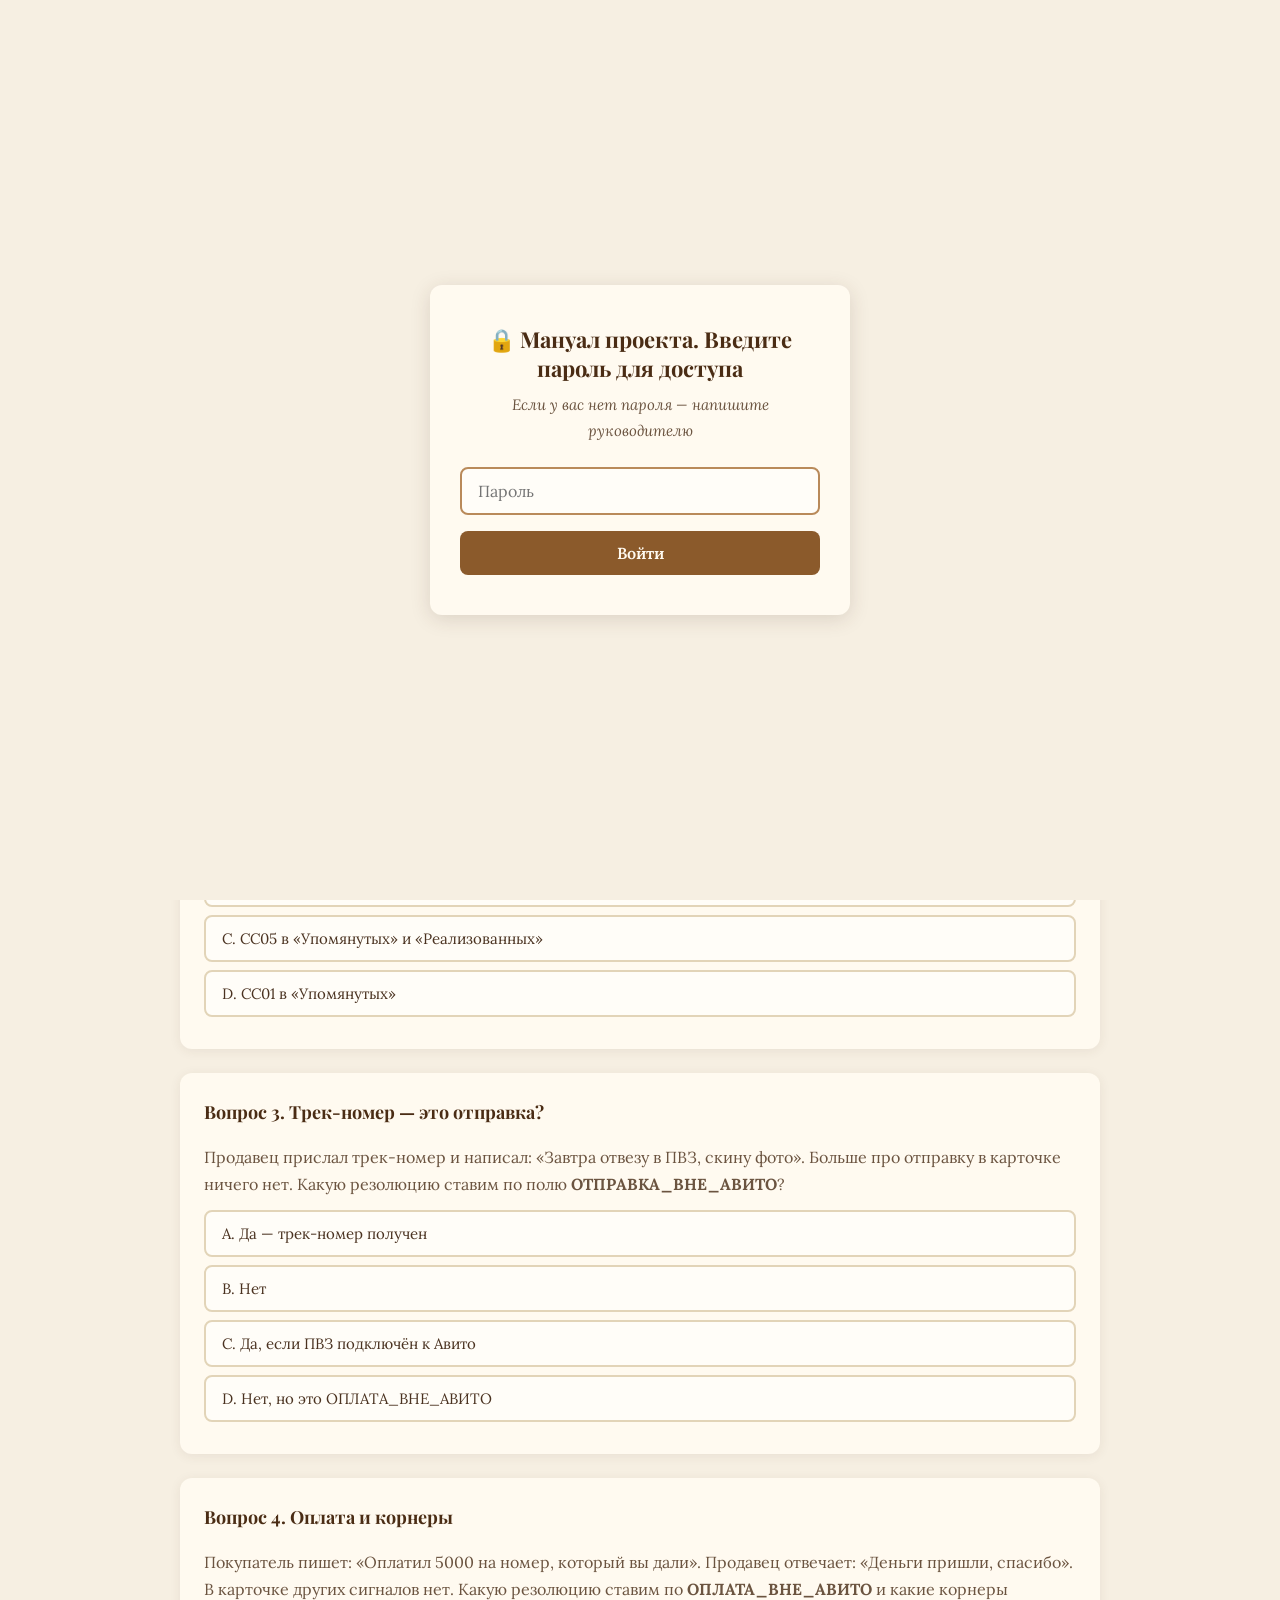
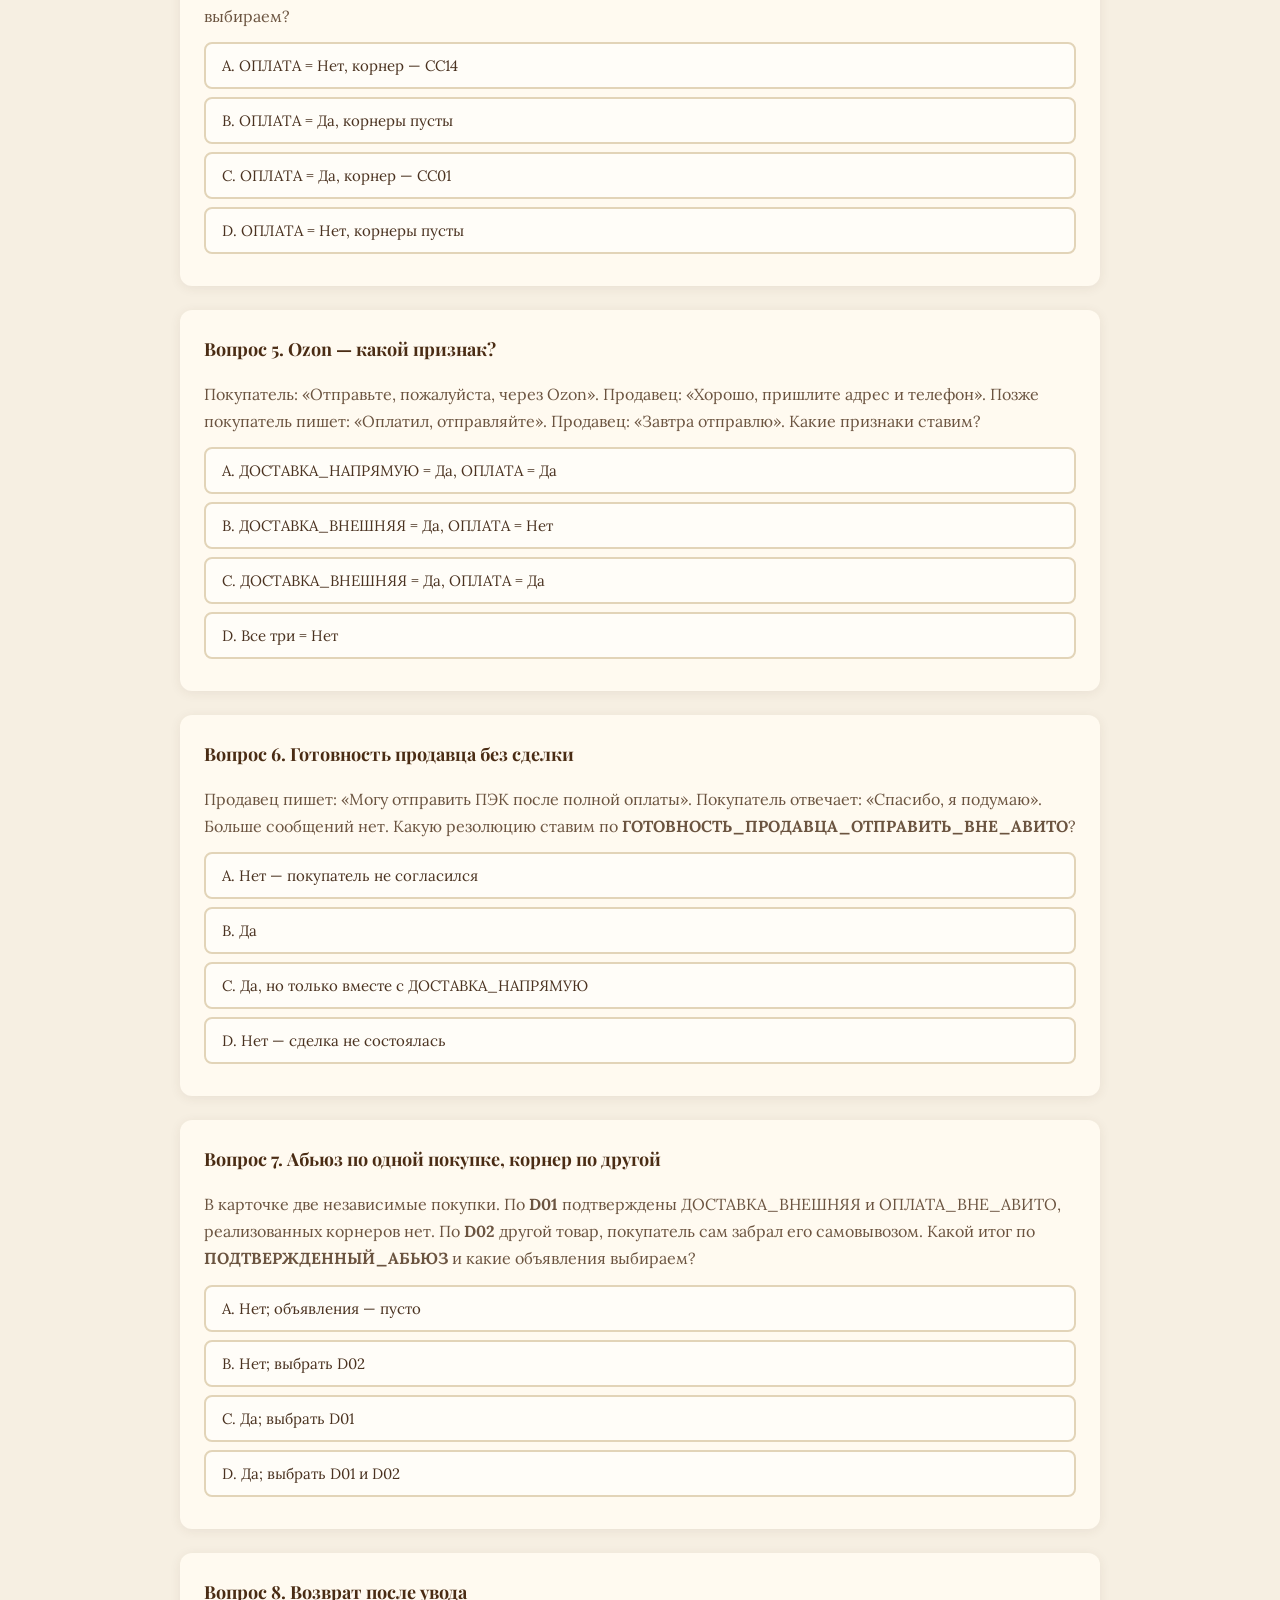
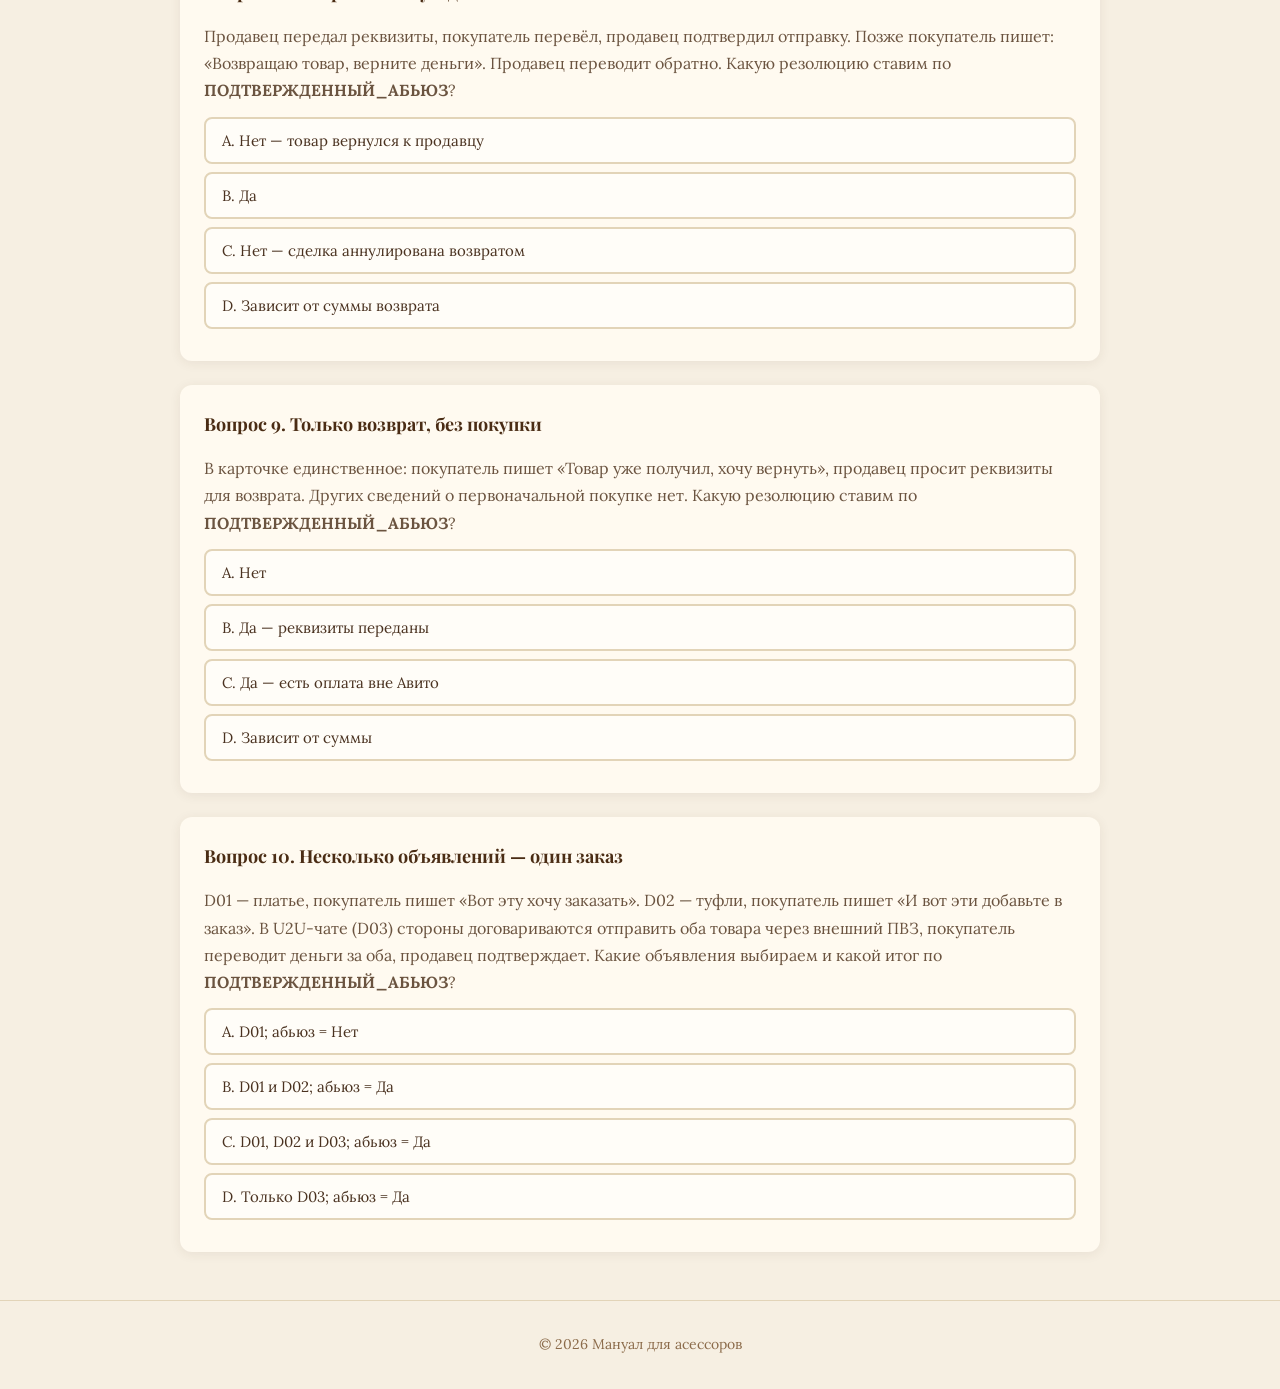
<file: tests.html>
<!DOCTYPE html>
<html lang="ru">
<head>
    <meta charset="utf-8">
    <meta name="viewport" content="width=device-width, initial-scale=1">
    <title>Тесты — Мануал асессора</title>
    <link rel="stylesheet" href="css/style.css">
</head>
<body>

<header class="site-header">
    <div class="container">
        <a href="index.html" class="logo">📘 Мануал асессора</a>
        <nav class="main-nav">
            <a href="index.html">Главная</a>
            <a href="tz.html">ТЗ</a>
            <a href="examples.html">Примеры</a>
            <a href="errors.html">Частые ошибки</a>
            <a href="tests.html" class="active">Тесты</a>
        </nav>
    </div>
</header>

<main class="container">

    <a href="index.html" class="back-link">← Назад на главную</a>

    <h1>🔺 Тренировочные тесты</h1>
    <p class="subtitle">10 вопросов по регламенту. Отвечайте по порядку — итоговый разбор появится автоматически.</p>

    <!-- СЧЁТЧИК ПРОГРЕССА -->
    <div class="quiz-progress" id="quiz-progress">
        <div class="quiz-progress-text">
            Правильно: <strong id="quiz-counter">0</strong> из 10
            <span style="font-size: 13px; color: #8b6b4a; margin-left: 12px;">
                (отвечено: <span id="quiz-answered">0</span>)
            </span>
        </div>
        <button class="quiz-progress-reset" id="quiz-reset" type="button">↻ Сбросить</button>
    </div>

    <!-- ============ ВОПРОС 1 ============ -->
    <div class="quiz">
        <h3>Вопрос 1. Организация + реализация без отправки</h3>
        <p style="margin-bottom: 12px; color: #6b5440;">
            Покупатель пишет: «Давайте СДЭКом, переводом на карту». Продавец: «Хорошо, номер карты [номер]».
            Позже покупатель: «Оплатил». Продавец: «Деньги пришли». Больше ничего не обсуждали.
            Какой итог по <strong>ПОДТВЕРЖДЕННЫЙ АБЬЮЗ</strong>?
        </p>
        <button class="quiz-option" data-correct="true">Да</button>
        <button class="quiz-option" data-correct="false">Нет</button>
        <div class="quiz-review-note" style="display: none;">
            Для абьюза достаточно хотя бы одного признака организации (РЕКВИЗИТЫ_ВНЕ_АВИТО = Да) и хотя бы одного признака реализации (ОПЛАТА_ВНЕ_АВИТО = Да). Отправку ждать не обязательно — оплата уже подтверждает реализацию. Применимых реализованных корнеров нет → абьюз подтверждён.
        </div>
    </div>

    <!-- ============ ВОПРОС 2 ============ -->
    <div class="quiz">
        <h3>Вопрос 2. Плашка КГТ против обсуждения</h3>
        <p style="margin-bottom: 12px; color: #6b5440;">
            Плашка КГТ у объявления = <strong>Нет</strong>. В переписке продавец прямо говорит:
            «Это крупногабаритный шкаф, в Авито Доставку не пройдёт». Оплата и передача вне Авито не подтверждены.
            Какие корнеры выбираем?
        </p>
        <button class="quiz-option" data-correct="false">A. Никакие — плашка отрицательная</button>
        <button class="quiz-option" data-correct="true">B. CC05 в «Упомянутых корнерах»</button>
        <button class="quiz-option" data-correct="false">C. CC05 в «Упомянутых» и «Реализованных»</button>
        <button class="quiz-option" data-correct="false">D. CC01 в «Упомянутых»</button>
        <div class="quiz-review-note" style="display: none;">
            Для CC05 достаточно любого источника: либо плашка «Да», либо содержательное обсуждение крупногабаритности. Отрицательная плашка сигнал не отменяет. В «Упомянутых корнерах» → CC05. В «Реализованных» — пусто, потому что оплата и физическая передача не подтверждены.
        </div>
    </div>

    <!-- ============ ВОПРОС 3 ============ -->
    <div class="quiz">
        <h3>Вопрос 3. Трек-номер — это отправка?</h3>
        <p style="margin-bottom: 12px; color: #6b5440;">
            Продавец прислал трек-номер и написал: «Завтра отвезу в ПВЗ, скину фото».
            Больше про отправку в карточке ничего нет.
            Какую резолюцию ставим по полю <strong>ОТПРАВКА_ВНЕ_АВИТО</strong>?
        </p>
        <button class="quiz-option" data-correct="false">A. Да — трек-номер получен</button>
        <button class="quiz-option" data-correct="true">B. Нет</button>
        <button class="quiz-option" data-correct="false">C. Да, если ПВЗ подключён к Авито</button>
        <button class="quiz-option" data-correct="false">D. Нет, но это ОПЛАТА_ВНЕ_АВИТО</button>
        <div class="quiz-review-note" style="display: none;">
            Трек-номер и обещание отправить не подтверждают физическую передачу. Нужно ясное сообщение о состоявшейся передаче, приёме перевозчиком или получении покупателем.
        </div>
    </div>

    <!-- ============ ВОПРОС 4 ============ -->
    <div class="quiz">
        <h3>Вопрос 4. Оплата и корнеры</h3>
        <p style="margin-bottom: 12px; color: #6b5440;">
            Покупатель пишет: «Оплатил 5000 на номер, который вы дали». Продавец отвечает: «Деньги пришли, спасибо».
            В карточке других сигналов нет. Какую резолюцию ставим по <strong>ОПЛАТА_ВНЕ_АВИТО</strong> и какие корнеры выбираем?
        </p>
        <button class="quiz-option" data-correct="false">A. ОПЛАТА = Нет, корнер — CC14</button>
        <button class="quiz-option" data-correct="true">B. ОПЛАТА = Да, корнеры пусты</button>
        <button class="quiz-option" data-correct="false">C. ОПЛАТА = Да, корнер — CC01</button>
        <button class="quiz-option" data-correct="false">D. ОПЛАТА = Нет, корнеры пусты</button>
        <div class="quiz-review-note" style="display: none;">
            Покупатель подтвердил перевод + продавец подтвердил поступление = факт оплаты. Но корнеры могут быть добавлены только если в других материалах карточки есть сигналы (КГТ, самовывоз, обмен и т.д.). Сама оплата корнер не создаёт.
        </div>
    </div>

    <!-- ============ ВОПРОС 5 ============ -->
    <div class="quiz">
        <h3>Вопрос 5. Ozon — какой признак?</h3>
        <p style="margin-bottom: 12px; color: #6b5440;">
            Покупатель: «Отправьте, пожалуйста, через Ozon». Продавец: «Хорошо, пришлите адрес и телефон».
            Позже покупатель пишет: «Оплатил, отправляйте». Продавец: «Завтра отправлю».
            Какие признаки ставим?
        </p>
        <button class="quiz-option" data-correct="false">A. ДОСТАВКА_НАПРЯМУЮ = Да, ОПЛАТА = Да</button>
        <button class="quiz-option" data-correct="false">B. ДОСТАВКА_ВНЕШНЯЯ = Да, ОПЛАТА = Нет</button>
        <button class="quiz-option" data-correct="true">C. ДОСТАВКА_ВНЕШНЯЯ = Да, ОПЛАТА = Да</button>
        <button class="quiz-option" data-correct="false">D. Все три = Нет</button>
        <div class="quiz-review-note" style="display: none;">
            Ozon — внешняя служба (не подключена к Авито Доставке) → ДОСТАВКА_ВНЕШНЯЯ = Да. Покупатель сообщил о состоявшемся переводе — фраза «Оплатил» это уже факт, а не обещание → ОПЛАТА_ВНЕ_АВИТО = Да. ДОСТАВКА_НАПРЯМУЮ = Нет, потому что Ozon — внешняя служба, а не подключённая к Авито.
        </div>
    </div>    <!-- ============ ВОПРОС 6 ============ -->
    <div class="quiz">
        <h3>Вопрос 6. Готовность продавца без сделки</h3>
        <p style="margin-bottom: 12px; color: #6b5440;">
            Продавец пишет: «Могу отправить ПЭК после полной оплаты». Покупатель отвечает: «Спасибо, я подумаю».
            Больше сообщений нет. Какую резолюцию ставим по <strong>ГОТОВНОСТЬ_ПРОДАВЦА_ОТПРАВИТЬ_ВНЕ_АВИТО</strong>?
        </p>
        <button class="quiz-option" data-correct="false">A. Нет — покупатель не согласился</button>
        <button class="quiz-option" data-correct="true">B. Да</button>
        <button class="quiz-option" data-correct="false">C. Да, но только вместе с ДОСТАВКА_НАПРЯМУЮ</button>
        <button class="quiz-option" data-correct="false">D. Нет — сделка не состоялась</button>
        <div class="quiz-review-note" style="display: none;">
            Продавец явно предложил отправку вне Авито. Окончательная договорённость и сделка не требуются для этого поля. При этом ДОСТАВКА_ВНЕШНЯЯ и ДОСТАВКА_НАПРЯМУЮ останутся «Нет» — договорённости-то нет.
        </div>
    </div>

    <!-- ============ ВОПРОС 7 ============ -->
    <div class="quiz">
        <h3>Вопрос 7. Абьюз по одной покупке, корнер по другой</h3>
        <p style="margin-bottom: 12px; color: #6b5440;">
            В карточке две независимые покупки. По <strong>D01</strong> подтверждены ДОСТАВКА_ВНЕШНЯЯ и ОПЛАТА_ВНЕ_АВИТО, реализованных корнеров нет.
            По <strong>D02</strong> другой товар, покупатель сам забрал его самовывозом.
            Какой итог по <strong>ПОДТВЕРЖДЕННЫЙ_АБЬЮЗ</strong> и какие объявления выбираем?
        </p>
        <button class="quiz-option" data-correct="false">A. Нет; объявления — пусто</button>
        <button class="quiz-option" data-correct="false">B. Нет; выбрать D02</button>
        <button class="quiz-option" data-correct="true">C. Да; выбрать D01</button>
        <button class="quiz-option" data-correct="false">D. Да; выбрать D01 и D02</button>
        <div class="quiz-review-note" style="display: none;">
            Абьюз подтверждён хотя бы по одной покупке — уже достаточно для «Да». CC03 (самовывоз) по D02 сохраняем в списках корнеров, но это не отменяет абьюз по D01.
        </div>
    </div>

    <!-- ============ ВОПРОС 8 ============ -->
    <div class="quiz">
        <h3>Вопрос 8. Возврат после увода</h3>
        <p style="margin-bottom: 12px; color: #6b5440;">
            Продавец передал реквизиты, покупатель перевёл, продавец подтвердил отправку.
            Позже покупатель пишет: «Возвращаю товар, верните деньги». Продавец переводит обратно.
            Какую резолюцию ставим по <strong>ПОДТВЕРЖДЕННЫЙ_АБЬЮЗ</strong>?
        </p>
        <button class="quiz-option" data-correct="false">A. Нет — товар вернулся к продавцу</button>
        <button class="quiz-option" data-correct="true">B. Да</button>
        <button class="quiz-option" data-correct="false">C. Нет — сделка аннулирована возвратом</button>
        <button class="quiz-option" data-correct="false">D. Зависит от суммы возврата</button>
        <div class="quiz-review-note" style="display: none;">
            Увод уже был подтверждён до возврата. Последующий возврат товара и денег не отменяет первоначальный увод.
        </div>
    </div>

    <!-- ============ ВОПРОС 9 ============ -->
    <div class="quiz">
        <h3>Вопрос 9. Только возврат, без покупки</h3>
        <p style="margin-bottom: 12px; color: #6b5440;">
            В карточке единственное: покупатель пишет «Товар уже получил, хочу вернуть», продавец просит реквизиты для возврата.
            Других сведений о первоначальной покупке нет.
            Какую резолюцию ставим по <strong>ПОДТВЕРЖДЕННЫЙ_АБЬЮЗ</strong>?
        </p>
        <button class="quiz-option" data-correct="true">A. Нет</button>
        <button class="quiz-option" data-correct="false">B. Да — реквизиты переданы</button>
        <button class="quiz-option" data-correct="false">C. Да — есть оплата вне Авито</button>
        <button class="quiz-option" data-correct="false">D. Зависит от суммы</button>
        <div class="quiz-review-note" style="display: none;">
            Реквизиты и перевод только для возврата не подтверждают увод первоначальной покупки. Нет ни организации, ни реализации сделки вне Авито.
        </div>
    </div>

    <!-- ============ ВОПРОС 10 ============ -->
    <div class="quiz">
        <h3>Вопрос 10. Несколько объявлений — один заказ</h3>
        <p style="margin-bottom: 12px; color: #6b5440;">
            D01 — платье, покупатель пишет «Вот эту хочу заказать». D02 — туфли, покупатель пишет «И вот эти добавьте в заказ».
            В U2U-чате (D03) стороны договариваются отправить оба товара через внешний ПВЗ, покупатель переводит деньги за оба, продавец подтверждает.
            Какие объявления выбираем и какой итог по <strong>ПОДТВЕРЖДЕННЫЙ_АБЬЮЗ</strong>?
        </p>
        <button class="quiz-option" data-correct="false">A. D01; абьюз = Нет</button>
        <button class="quiz-option" data-correct="true">B. D01 и D02; абьюз = Да</button>
        <button class="quiz-option" data-correct="false">C. D01, D02 и D03; абьюз = Да</button>
        <button class="quiz-option" data-correct="false">D. Только D03; абьюз = Да</button>
        <div class="quiz-review-note" style="display: none;">
            По контексту это один общий заказ из двух товаров. Договорённость и оплата относятся к обоим → абьюз подтверждён по обоим. D03 (U2U) — только контекст, не выбирается.
        </div>
    </div>

    <!-- РАЗБОР ОТВЕТОВ (появится автоматически) -->
    <div id="quiz-review"></div>

</main>

<footer class="site-footer">
    <div class="container">© 2026 Мануал для асессоров</div>
</footer>

<script src="js/auth.js"></script>
<script src="js/script.js"></script>
</body>
</html>
</file>
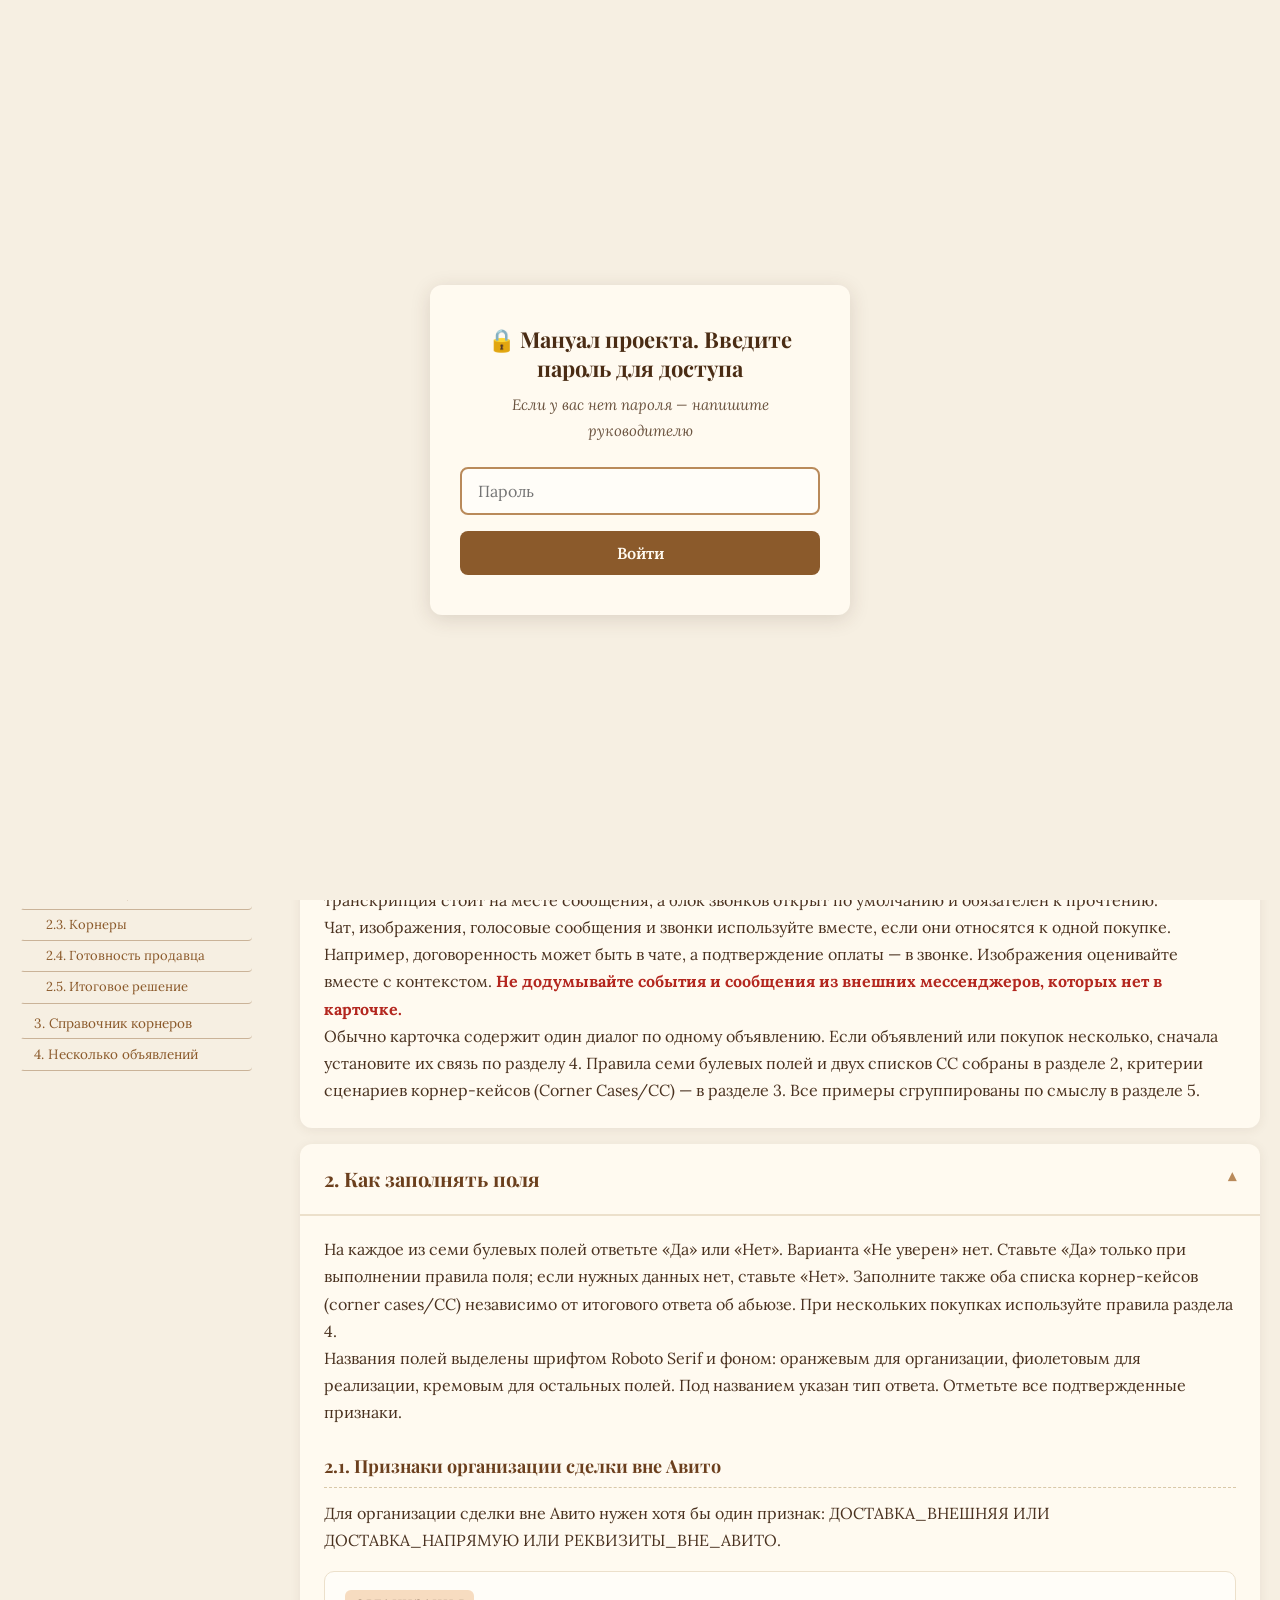
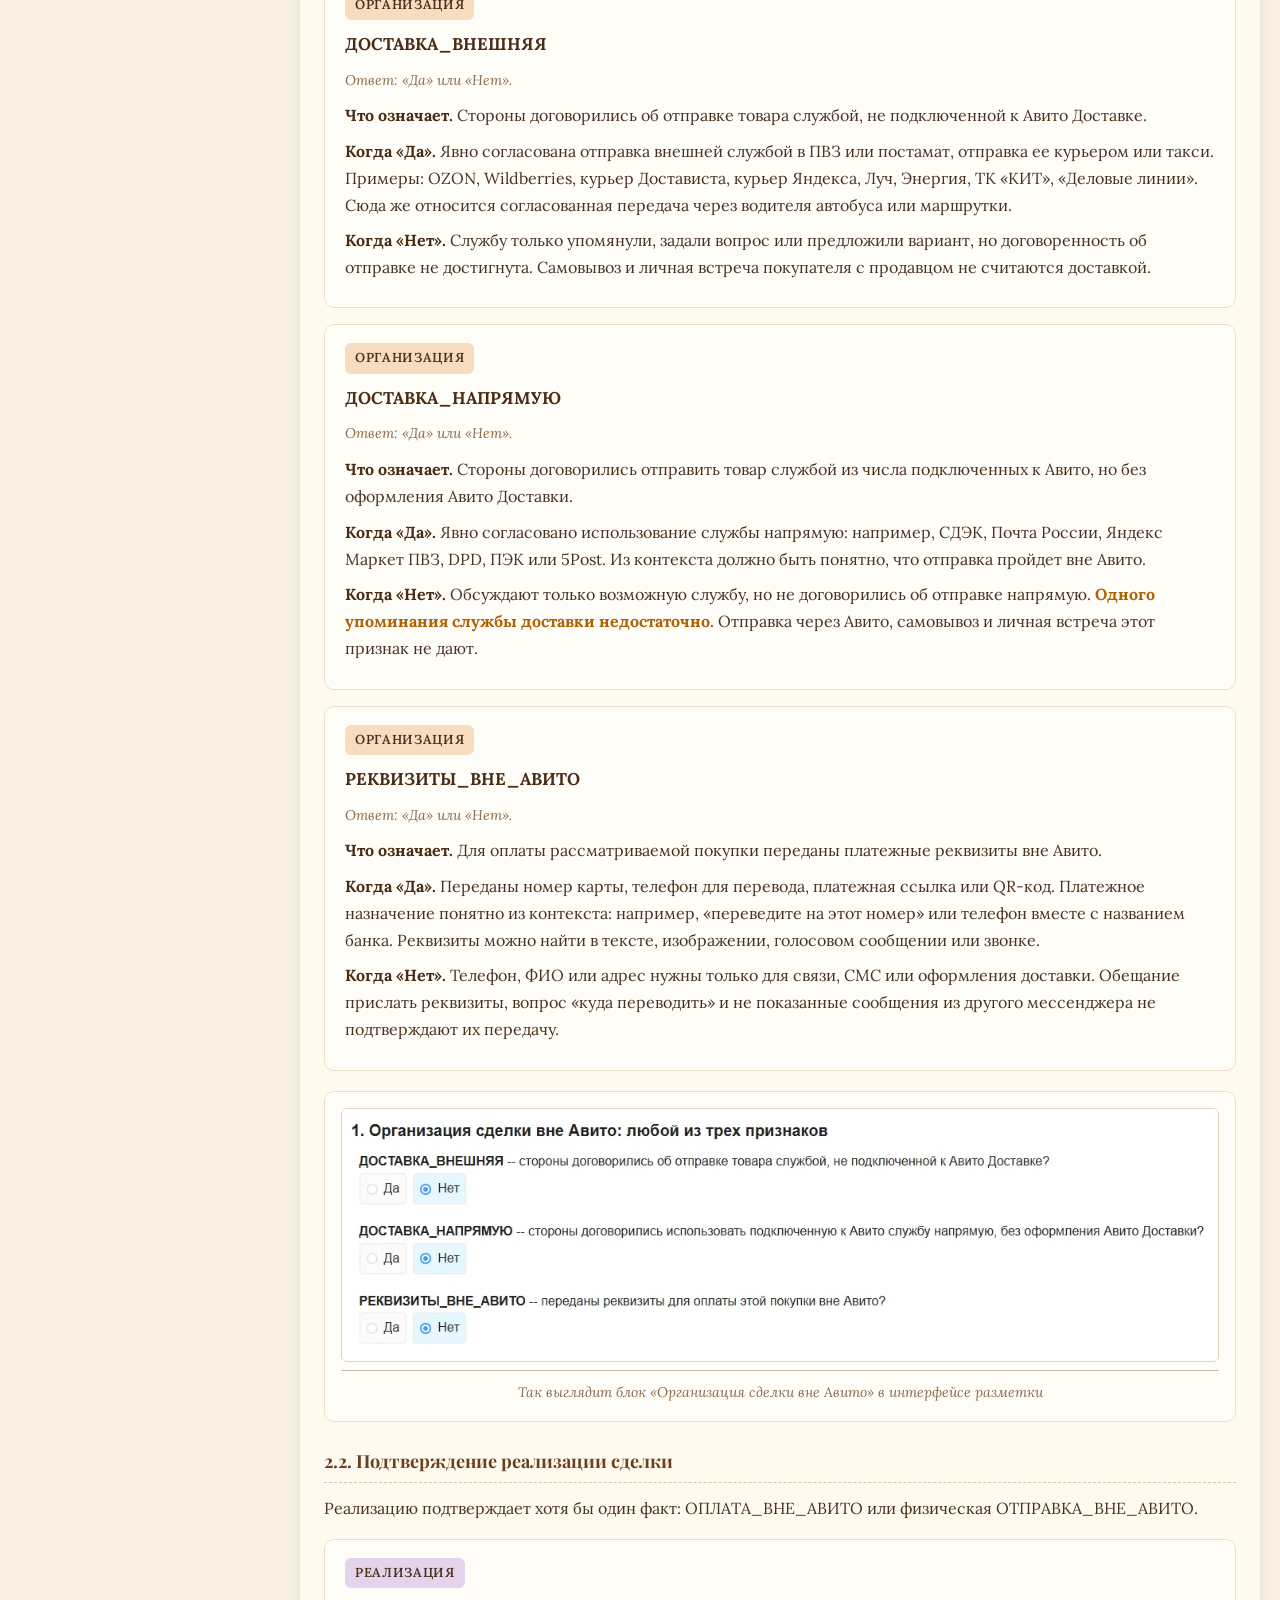
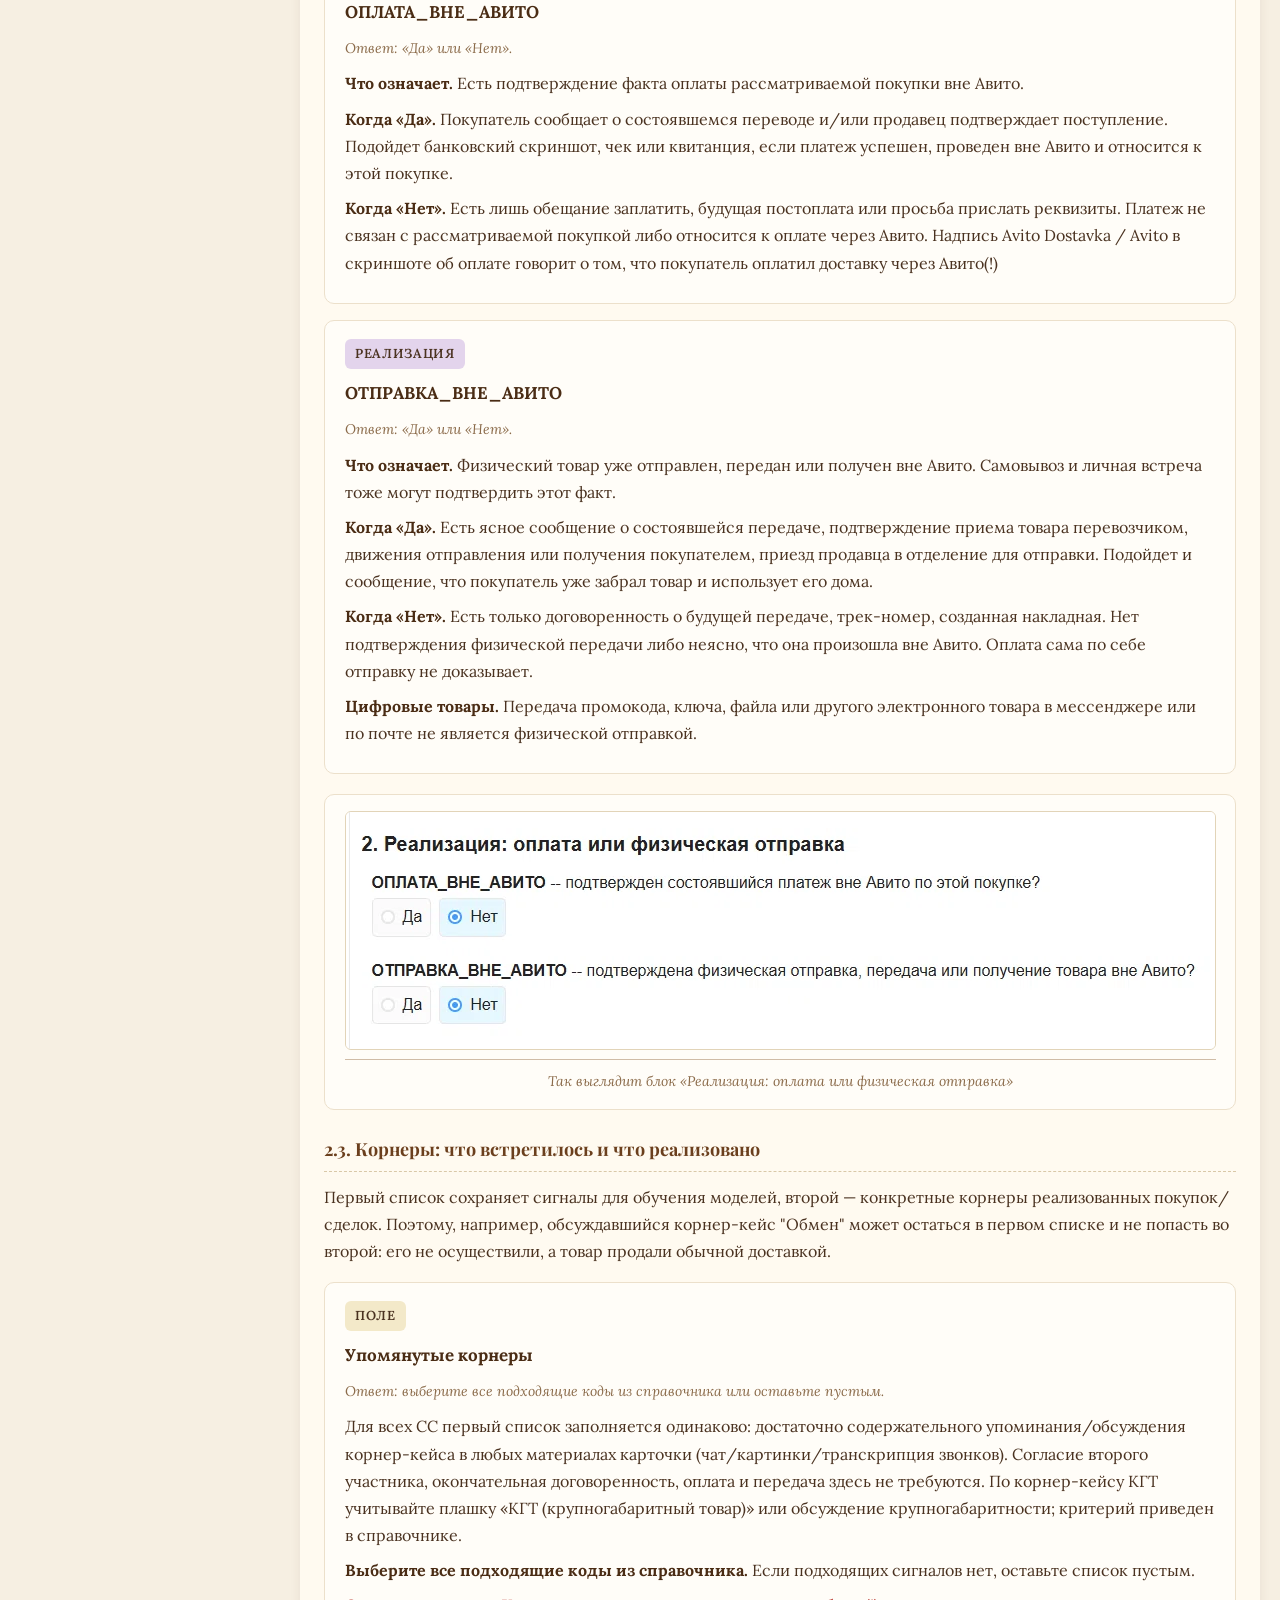
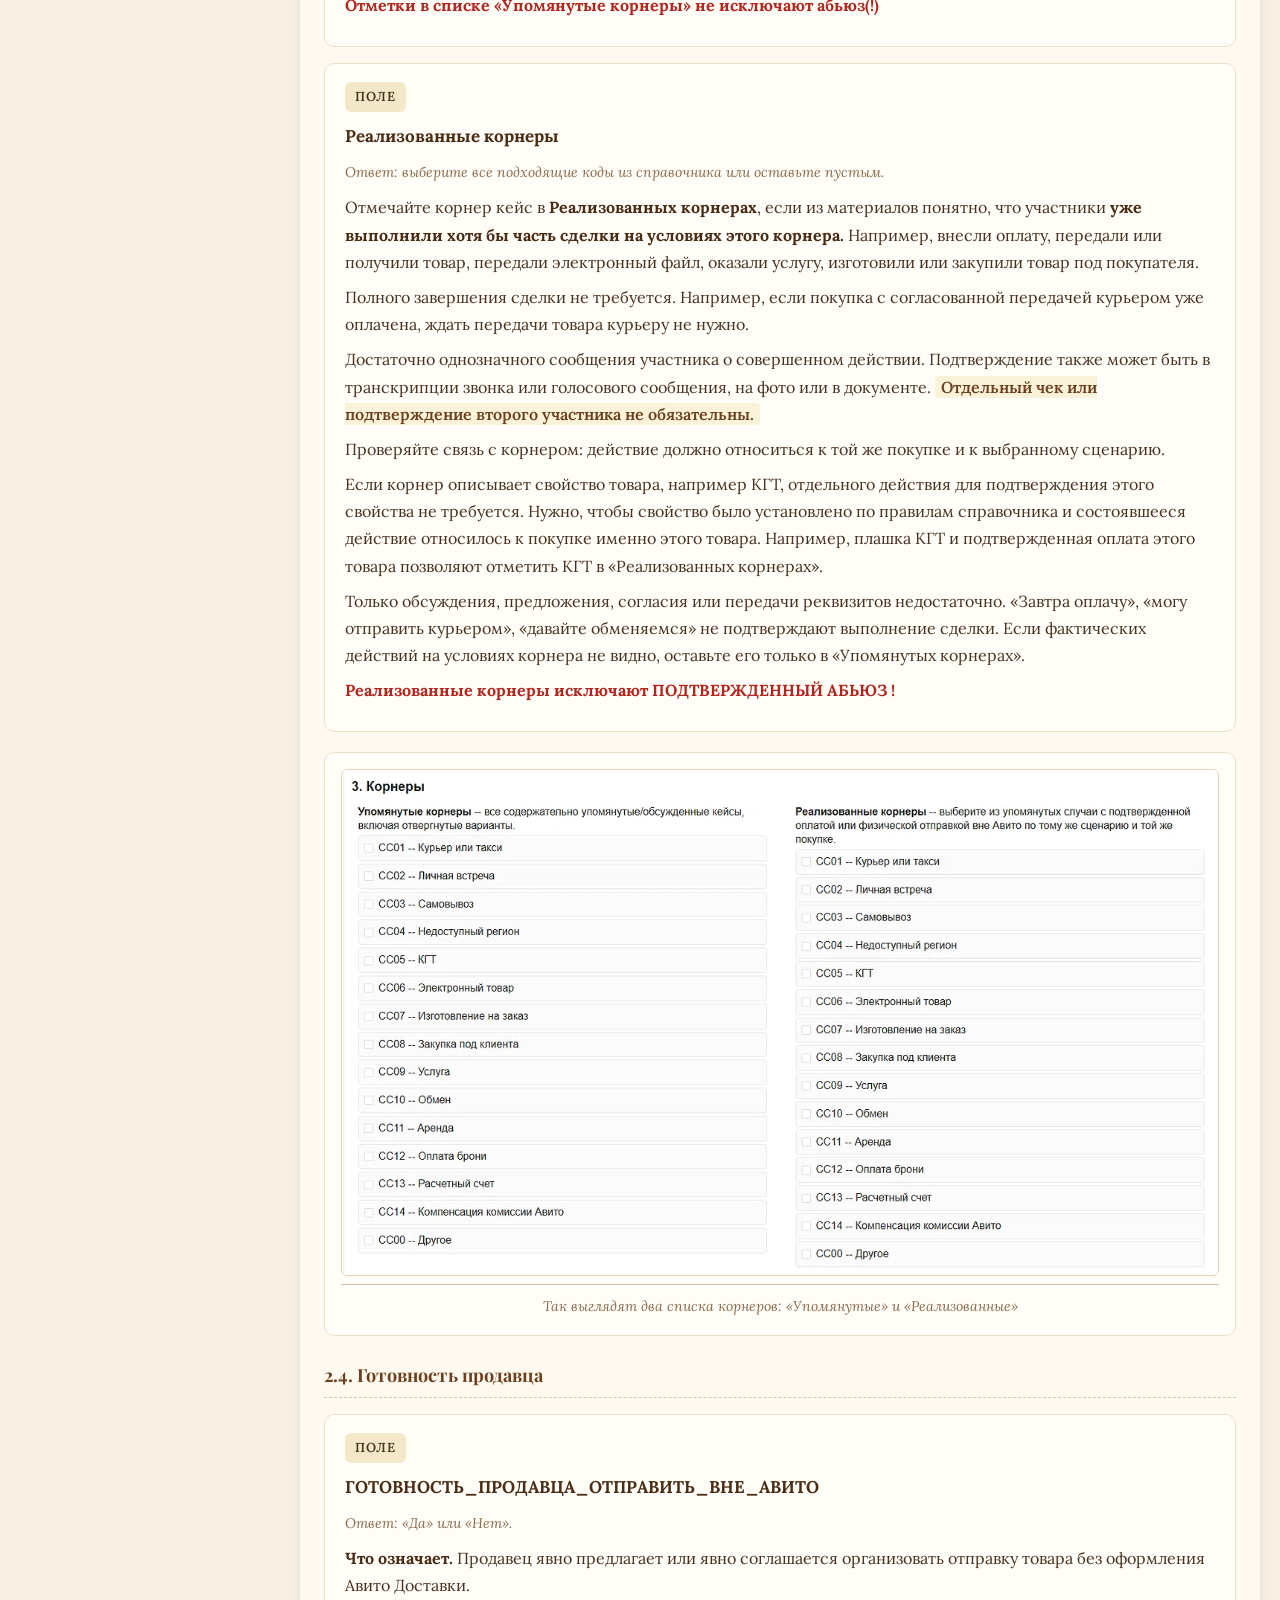
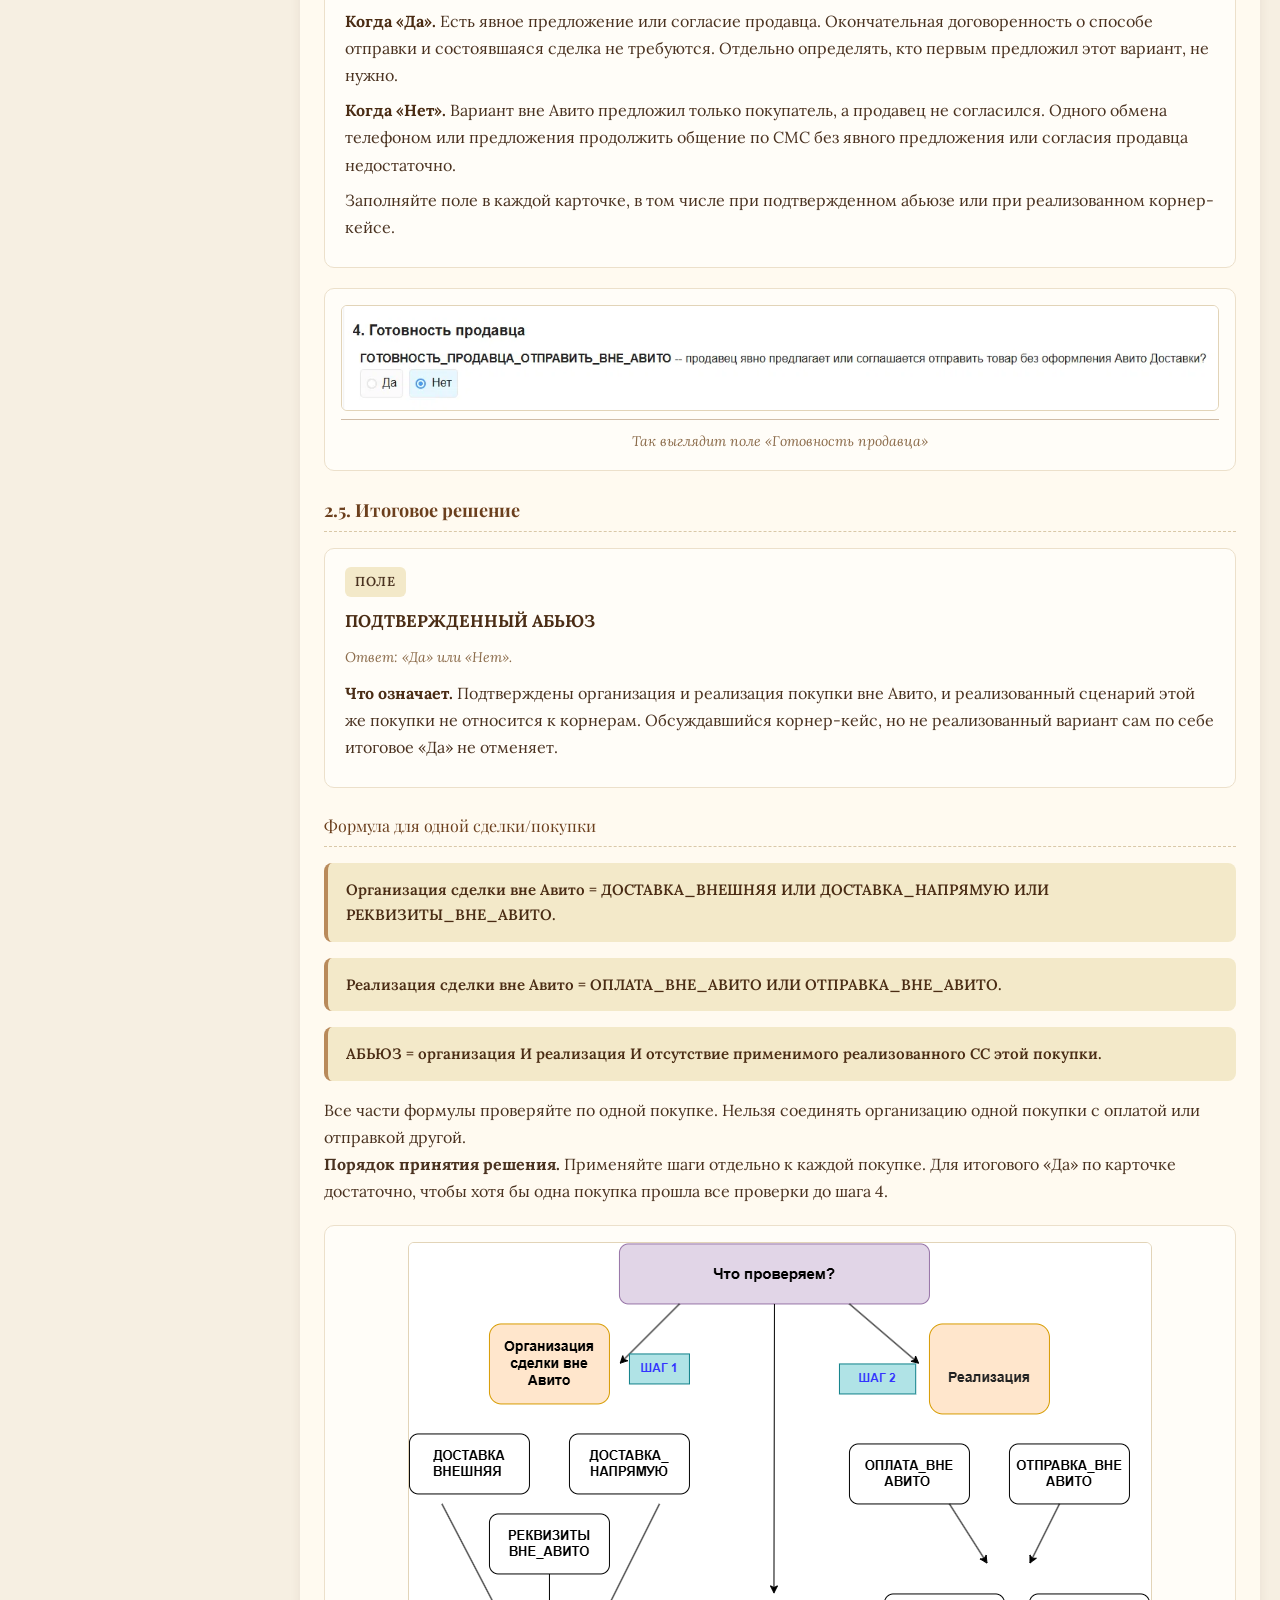
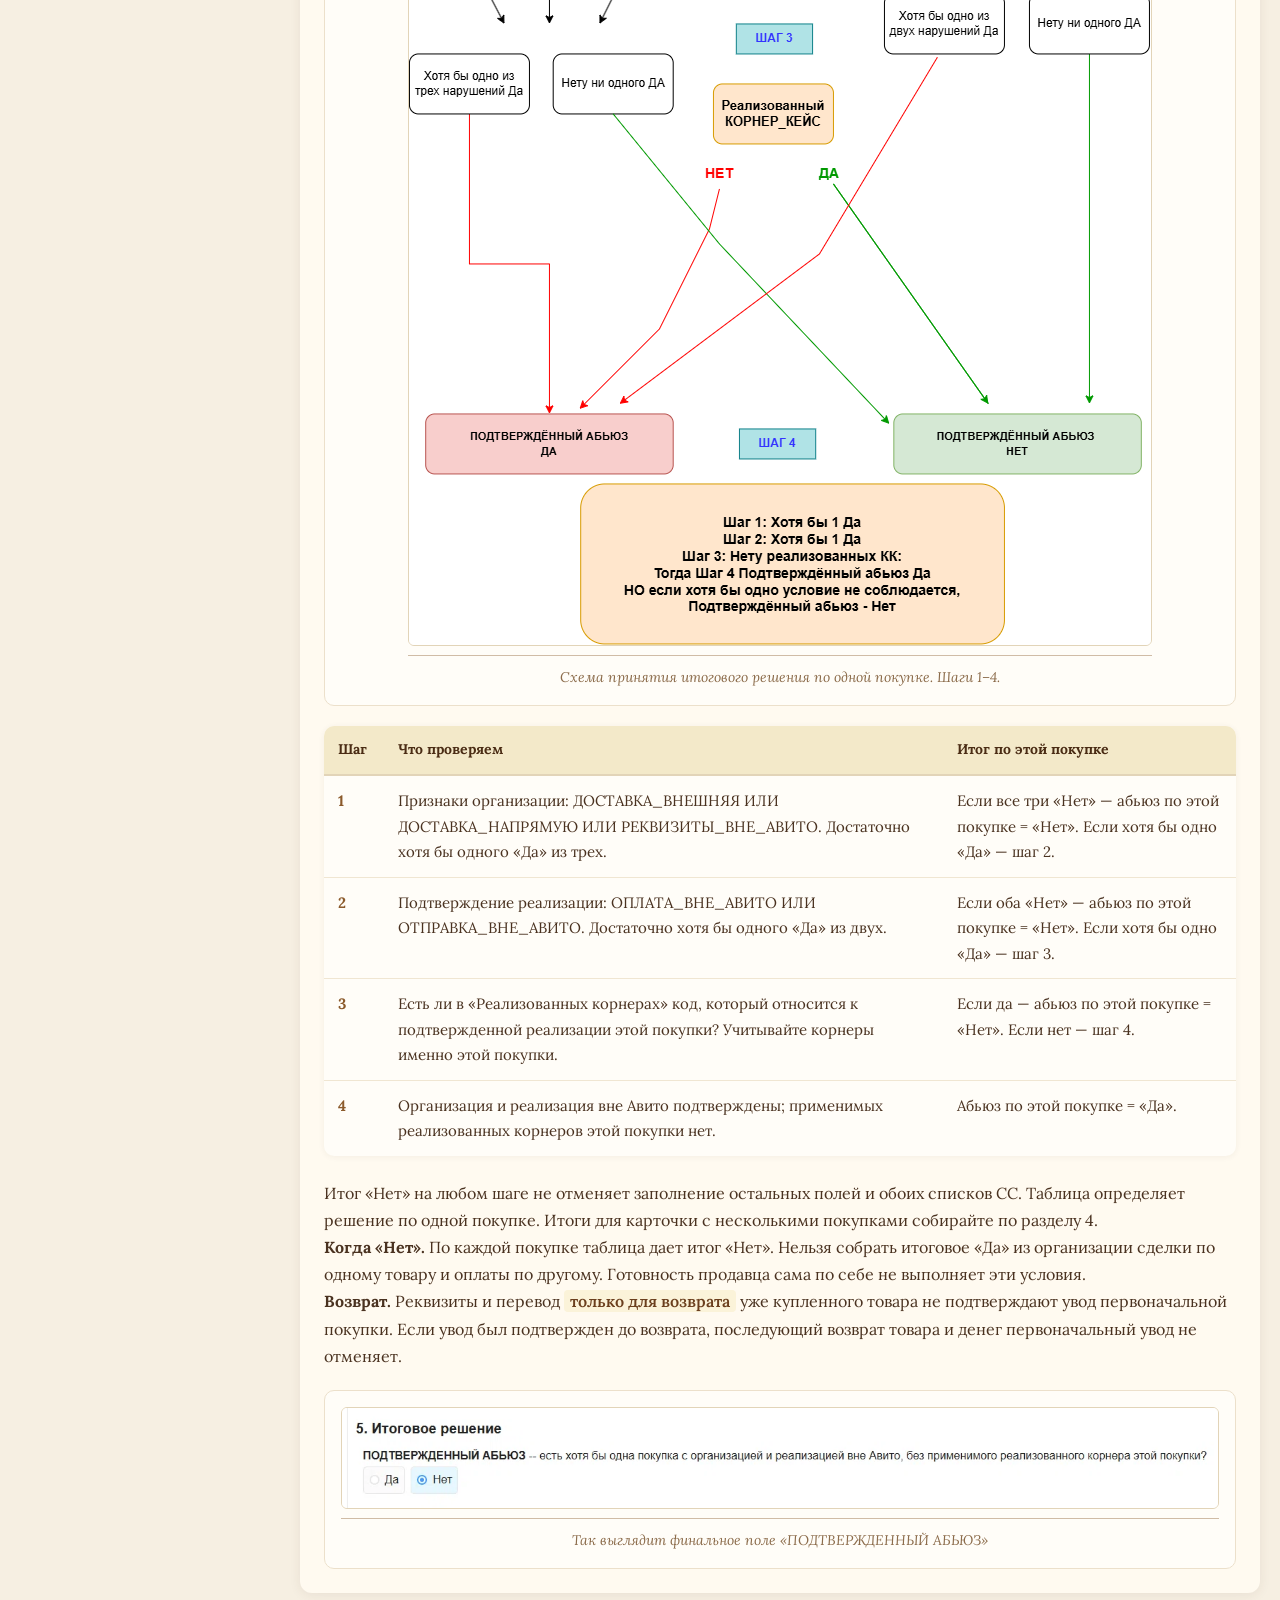
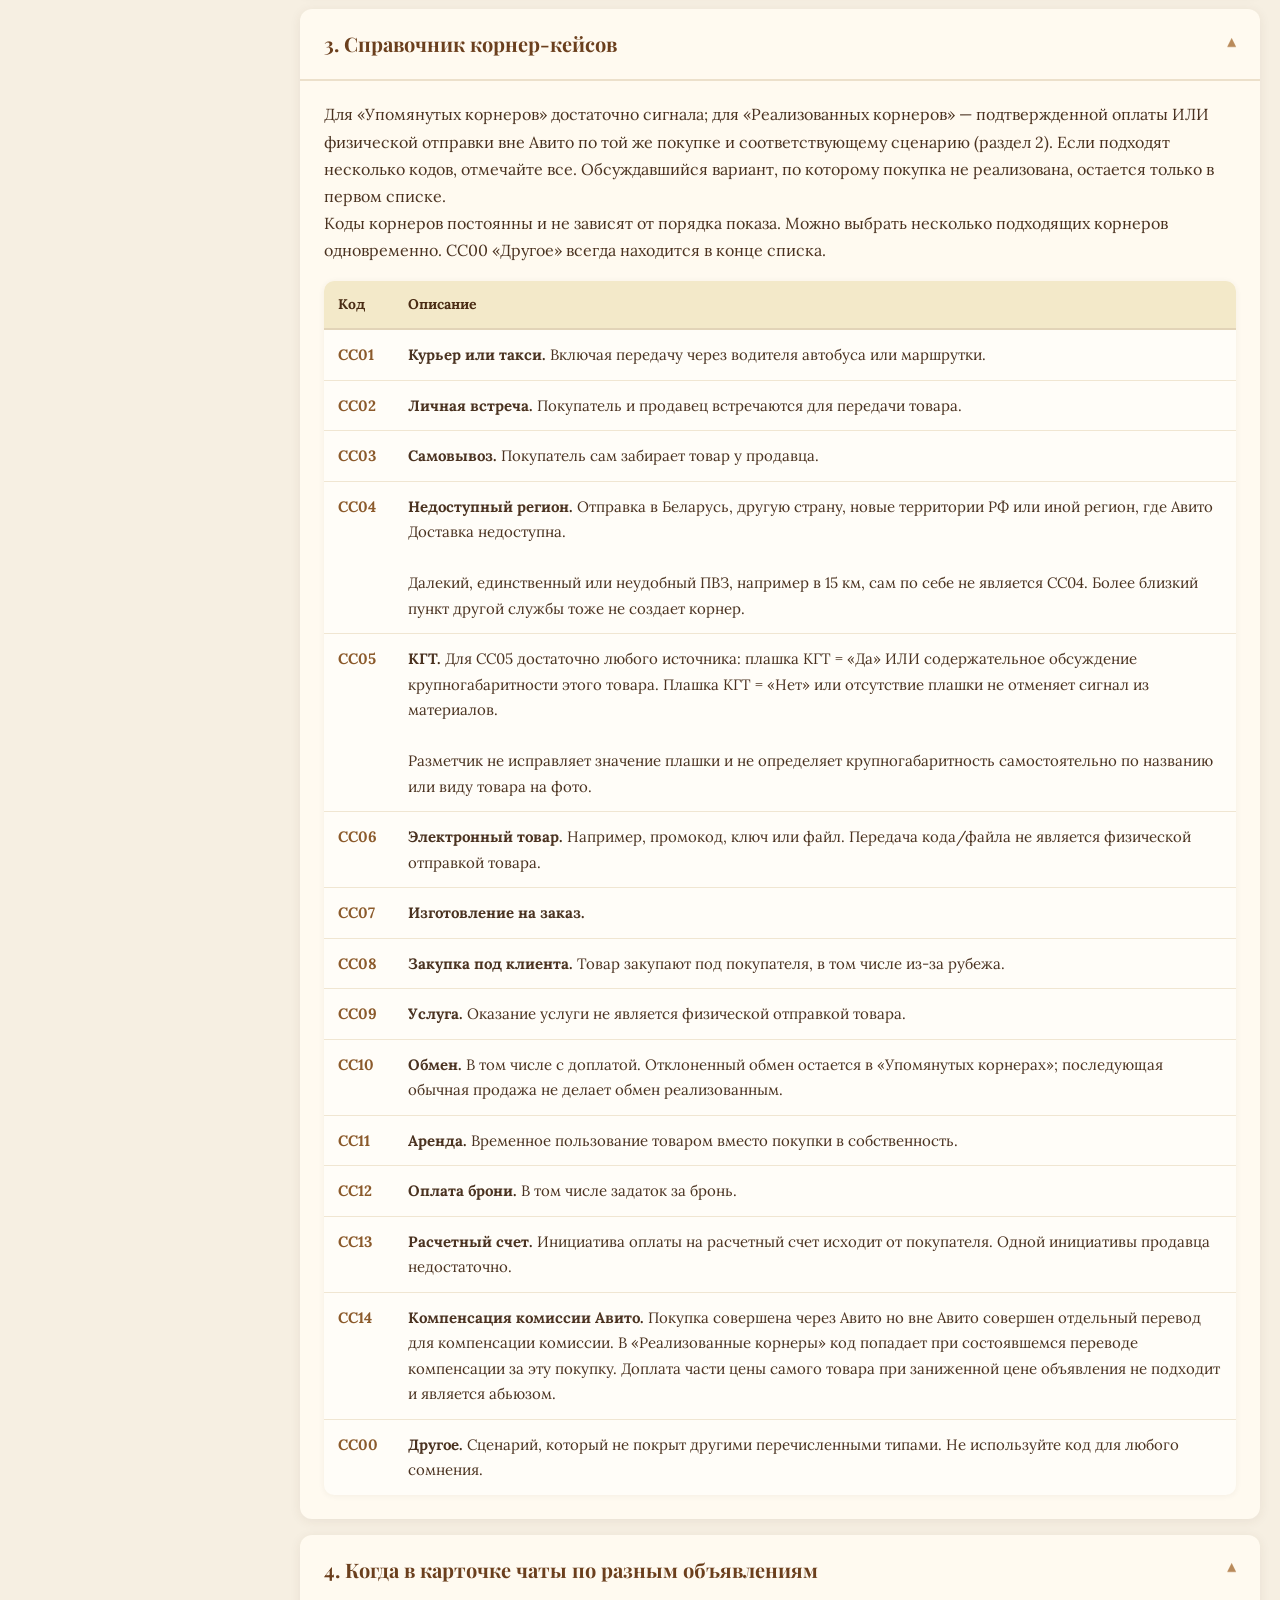
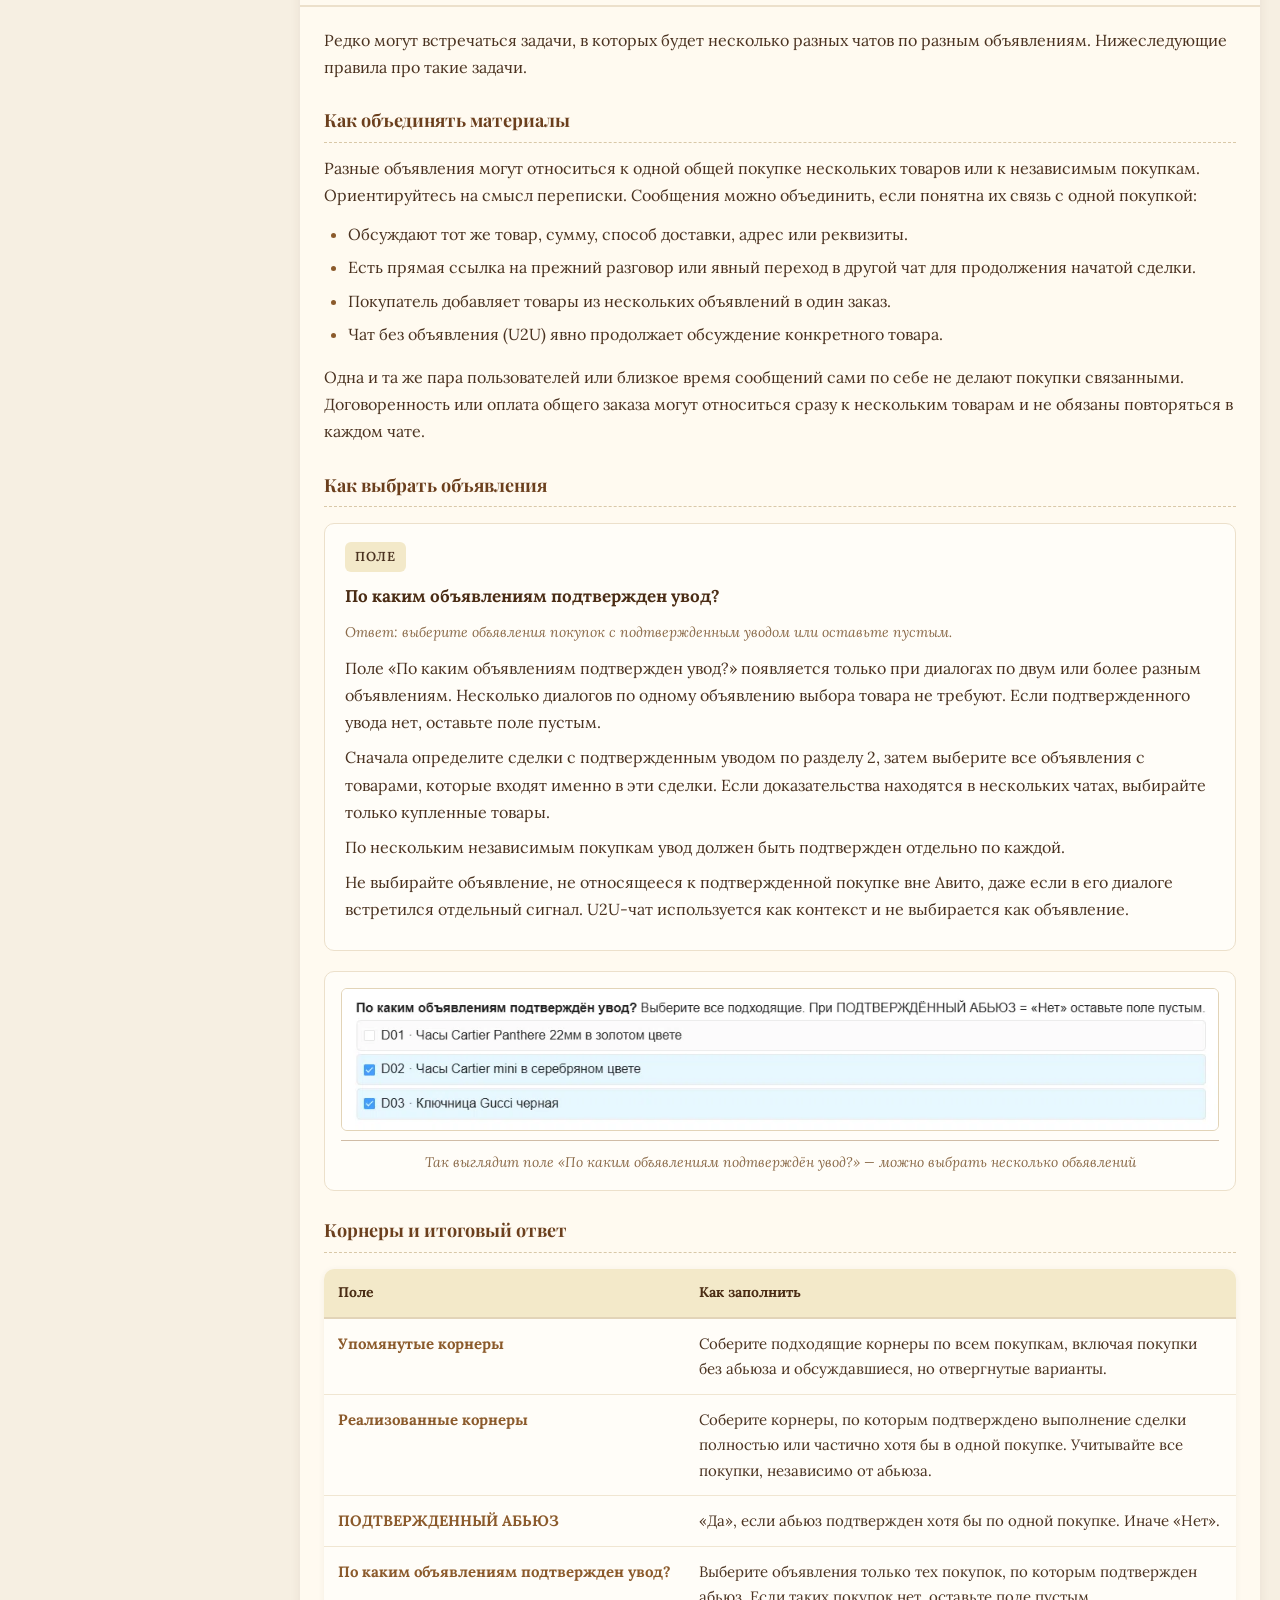
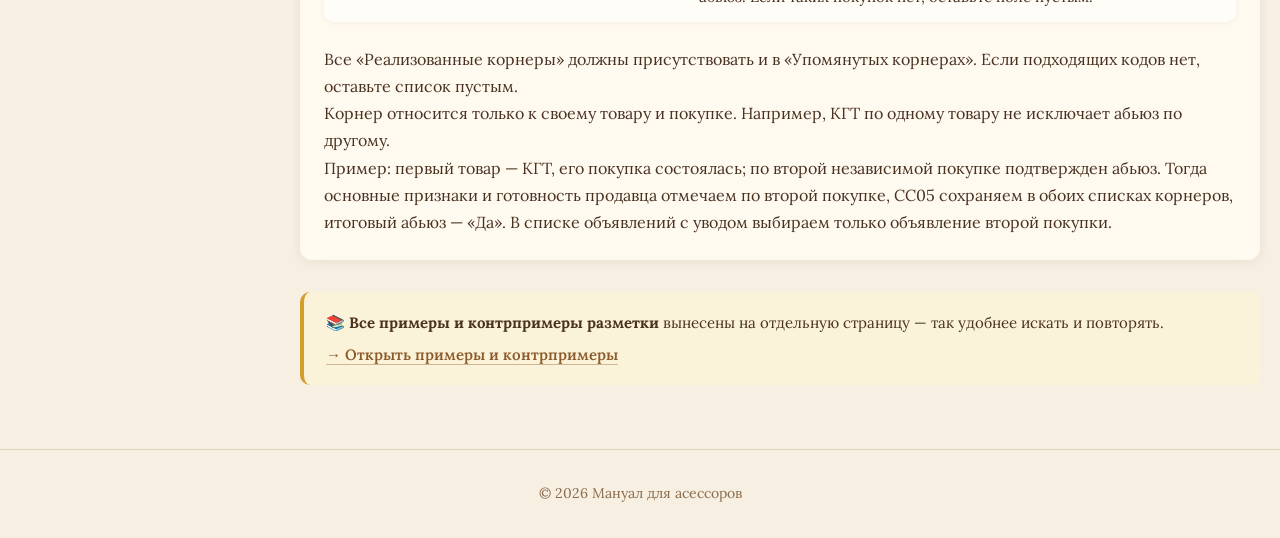
<file: tz.html>
<!DOCTYPE html>
<html lang="ru">
<head>
    <meta charset="utf-8">
    <meta name="viewport" content="width=device-width, initial-scale=1">
    <title>ТЗ — Мануал асессора</title>
    <link rel="stylesheet" href="css/style.css">
</head>
<body>

<header class="site-header">
    <div class="container">
        <a href="index.html" class="logo">📘 Мануал асессора</a>
        <nav class="main-nav">
            <a href="index.html">Главная</a>
            <a href="tz.html" class="active">ТЗ</a>
            <a href="examples.html">Примеры</a>
            <a href="errors.html">Частые ошибки</a>
            <a href="tests.html">Тесты</a>
        </nav>
    </div>
</header>

<main class="container">

    <a href="index.html" class="back-link">← Назад на главную</a>

    <h1>📄 Техническое задание</h1>
    <p class="subtitle">Регламент разметки Delivery Abuse Golden Dataset. Редакция от 12.09.2026 с учетом обсуждений разметки и вопросов.</p>

    <p style="margin-bottom: 24px;">По всем материалам карточки нужно определить, подтвержден ли увод сделки с доставкой за пределы Авито. Сначала прочитайте карточку, затем заполните признаки и определите итог по каждой покупке/сделке.</p>

    <!-- ОГЛАВЛЕНИЕ (верхнее) -->
    <nav class="toc">
        <h2>Содержание</h2>
        <ol>
            <li><a href="#sec-1">Как читать карточку</a></li>
            <li><a href="#sec-2">Как заполнять поля</a>
                <ol style="margin-top: 6px;">
                    <li><a href="#sec-2-1">Признаки организации сделки вне Авито</a></li>
                    <li><a href="#sec-2-2">Подтверждение реализации сделки</a></li>
                    <li><a href="#sec-2-3">Корнеры: что встретилось и что реализовано</a></li>
                    <li><a href="#sec-2-4">Готовность продавца</a></li>
                    <li><a href="#sec-2-5">Итоговое решение</a></li>
                </ol>
            </li>
            <li><a href="#sec-3">Справочник корнер-кейсов</a></li>
            <li><a href="#sec-4">Когда в карточке чаты по разным объявлениям</a></li>
        </ol>
    </nav>

    <!-- СЕТКА: САЙДБАР СЛЕВА + КОНТЕНТ СПРАВА -->
    <div class="layout-sidebar-left">

        <!-- ЛЕВЫЙ САЙДБАР С ОГЛАВЛЕНИЕМ -->
        <aside class="sidebar-left">
            <div class="sidebar-left-title">Разделы ТЗ</div>
            <ul class="sidebar-left-nav">
                <li><a href="#sec-1">1. Как читать карточку</a></li>
                <li>
                    <a href="#sec-2">2. Как заполнять поля</a>
                    <ul class="sidebar-left-nav" style="margin: 2px 0 4px 0;">
                        <li><a href="#sec-2-1" class="sub">2.1. Организация</a></li>
                        <li><a href="#sec-2-2" class="sub">2.2. Реализация</a></li>
                        <li><a href="#sec-2-3" class="sub">2.3. Корнеры</a></li>
                        <li><a href="#sec-2-4" class="sub">2.4. Готовность продавца</a></li>
                        <li><a href="#sec-2-5" class="sub">2.5. Итоговое решение</a></li>
                    </ul>
                </li>
                <li><a href="#sec-3">3. Справочник корнеров</a></li>
                <li><a href="#sec-4">4. Несколько объявлений</a></li>
            </ul>
        </aside>

        <!-- ОСНОВНОЙ КОНТЕНТ -->
        <div class="layout-main">    <!-- ============ РАЗДЕЛ 1 ============ -->
    <details class="accordion" id="sec-1" open>
        <summary>1. Как читать карточку</summary>
        <div class="accordion-body">
            <p>Просмотрите сообщения, изображения, голосовые сообщения и все транскрипции звонков. Во всех диалогах справа находится Пользователь 1, слева — Пользователь 2. Владелец каждого объявления указан отдельно. Голосовая транскрипция стоит на месте сообщения, а блок звонков открыт по умолчанию и обязателен к прочтению.</p>
            <p>Чат, изображения, голосовые сообщения и звонки используйте вместе, если они относятся к одной покупке. Например, договоренность может быть в чате, а подтверждение оплаты — в звонке. Изображения оценивайте вместе с контекстом. <span class="hl-warning">Не додумывайте события и сообщения из внешних мессенджеров, которых нет в карточке.</span></p>
            <p>Обычно карточка содержит один диалог по одному объявлению. Если объявлений или покупок несколько, сначала установите их связь по разделу 4. Правила семи булевых полей и двух списков СС собраны в разделе 2, критерии сценариев корнер-кейсов (Corner Cases/CC) — в разделе 3. Все примеры сгруппированы по смыслу в разделе 5.</p>
        </div>
    </details>

    <!-- ============ РАЗДЕЛ 2 ============ -->
    <details class="accordion" id="sec-2" open>
        <summary>2. Как заполнять поля</summary>
        <div class="accordion-body">

            <p>На каждое из семи булевых полей ответьте «Да» или «Нет». Варианта «Не уверен» нет. Ставьте «Да» только при выполнении правила поля; если нужных данных нет, ставьте «Нет». Заполните также оба списка корнер-кейсов (corner cases/CC) независимо от итогового ответа об абьюзе. При нескольких покупках используйте правила раздела 4.</p>
            <p>Названия полей выделены шрифтом Roboto Serif и фоном: оранжевым для организации, фиолетовым для реализации, кремовым для остальных полей. Под названием указан тип ответа. Отметьте все подтвержденные признаки.</p>

            <!-- 2.1 -->
            <h3 class="subsection-title" id="sec-2-1">2.1. Признаки организации сделки вне Авито</h3>

            <p>Для организации сделки вне Авито нужен хотя бы один признак: ДОСТАВКА_ВНЕШНЯЯ ИЛИ ДОСТАВКА_НАПРЯМУЮ ИЛИ РЕКВИЗИТЫ_ВНЕ_АВИТО.</p>

            <div class="field-card">
                <span class="field-badge org">Организация</span>
                <span class="field-name">ДОСТАВКА_ВНЕШНЯЯ</span>
                <span class="field-type">Ответ: «Да» или «Нет».</span>
                <p><strong>Что означает.</strong> Стороны договорились об отправке товара службой, не подключенной к Авито Доставке.</p>
                <p><strong>Когда «Да».</strong> Явно согласована отправка внешней службой в ПВЗ или постамат, отправка ее курьером или такси. Примеры: OZON, Wildberries, курьер Достависта, курьер Яндекса, Луч, Энергия, ТК «КИТ», «Деловые линии». Сюда же относится согласованная передача через водителя автобуса или маршрутки.</p>
                <p><strong>Когда «Нет».</strong> Службу только упомянули, задали вопрос или предложили вариант, но договоренность об отправке не достигнута. Самовывоз и личная встреча покупателя с продавцом не считаются доставкой.</p>
            </div>

            <div class="field-card">
                <span class="field-badge org">Организация</span>
                <span class="field-name">ДОСТАВКА_НАПРЯМУЮ</span>
                <span class="field-type">Ответ: «Да» или «Нет».</span>
                <p><strong>Что означает.</strong> Стороны договорились отправить товар службой из числа подключенных к Авито, но без оформления Авито Доставки.</p>
                <p><strong>Когда «Да».</strong> Явно согласовано использование службы напрямую: например, СДЭК, Почта России, Яндекс Маркет ПВЗ, DPD, ПЭК или 5Post. Из контекста должно быть понятно, что отправка пройдет вне Авито.</p>
                <p><strong>Когда «Нет».</strong> Обсуждают только возможную службу, но не договорились об отправке напрямую. <span class="hl-attention">Одного упоминания службы доставки недостаточно.</span> Отправка через Авито, самовывоз и личная встреча этот признак не дают.</p>
            </div>

            <div class="field-card">
                <span class="field-badge org">Организация</span>
                <span class="field-name">РЕКВИЗИТЫ_ВНЕ_АВИТО</span>
                <span class="field-type">Ответ: «Да» или «Нет».</span>
                <p><strong>Что означает.</strong> Для оплаты рассматриваемой покупки переданы платежные реквизиты вне Авито.</p>
                <p><strong>Когда «Да».</strong> Переданы номер карты, телефон для перевода, платежная ссылка или QR-код. Платежное назначение понятно из контекста: например, «переведите на этот номер» или телефон вместе с названием банка. Реквизиты можно найти в тексте, изображении, голосовом сообщении или звонке.</p>
                <p><strong>Когда «Нет».</strong> Телефон, ФИО или адрес нужны только для связи, СМС или оформления доставки. Обещание прислать реквизиты, вопрос «куда переводить» и не показанные сообщения из другого мессенджера не подтверждают их передачу.</p>
            </div>

            <div class="ui-screenshot">
                <a href="images/ui-organization.webp" target="_blank">
                    <img src="images/ui-organization.webp" alt="Интерфейс: Организация сделки вне Авито">
                </a>
                <div class="ui-screenshot-caption">Так выглядит блок «Организация сделки вне Авито» в интерфейсе разметки</div>
            </div>

            <!-- 2.2 -->
            <h3 class="subsection-title" id="sec-2-2">2.2. Подтверждение реализации сделки</h3>

            <p>Реализацию подтверждает хотя бы один факт: ОПЛАТА_ВНЕ_АВИТО или физическая ОТПРАВКА_ВНЕ_АВИТО.</p>

            <div class="field-card">
                <span class="field-badge impl">Реализация</span>
                <span class="field-name">ОПЛАТА_ВНЕ_АВИТО</span>
                <span class="field-type">Ответ: «Да» или «Нет».</span>
                <p><strong>Что означает.</strong> Есть подтверждение факта оплаты рассматриваемой покупки вне Авито.</p>
                <p><strong>Когда «Да».</strong> Покупатель сообщает о состоявшемся переводе и/или продавец подтверждает поступление. Подойдет банковский скриншот, чек или квитанция, если платеж успешен, проведен вне Авито и относится к этой покупке.</p>
                <p><strong>Когда «Нет».</strong> Есть лишь обещание заплатить, будущая постоплата или просьба прислать реквизиты. Платеж не связан с рассматриваемой покупкой либо относится к оплате через Авито. Надпись Avito Dostavka / Avito в скриншоте об оплате говорит о том, что покупатель оплатил доставку через Авито(!)</p>
            </div>

            <div class="field-card">
                <span class="field-badge impl">Реализация</span>
                <span class="field-name">ОТПРАВКА_ВНЕ_АВИТО</span>
                <span class="field-type">Ответ: «Да» или «Нет».</span>
                <p><strong>Что означает.</strong> Физический товар уже отправлен, передан или получен вне Авито. Самовывоз и личная встреча тоже могут подтвердить этот факт.</p>
                <p><strong>Когда «Да».</strong> Есть ясное сообщение о состоявшейся передаче, подтверждение приема товара перевозчиком, движения отправления или получения покупателем, приезд продавца в отделение для отправки. Подойдет и сообщение, что покупатель уже забрал товар и использует его дома.</p>
                <p><strong>Когда «Нет».</strong> Есть только договоренность о будущей передаче, трек-номер, созданная накладная. Нет подтверждения физической передачи либо неясно, что она произошла вне Авито. Оплата сама по себе отправку не доказывает.</p>
                <p><strong>Цифровые товары.</strong> Передача промокода, ключа, файла или другого электронного товара в мессенджере или по почте не является физической отправкой.</p>
            </div>

            <div class="ui-screenshot">
                <a href="images/ui-realization.webp" target="_blank">
                    <img src="images/ui-realization.webp" alt="Интерфейс: Реализация — оплата или физическая отправка">
                </a>
                <div class="ui-screenshot-caption">Так выглядит блок «Реализация: оплата или физическая отправка»</div>
            </div>

            <!-- 2.3 -->
            <h3 class="subsection-title" id="sec-2-3">2.3. Корнеры: что встретилось и что реализовано</h3>

            <p>Первый список сохраняет сигналы для обучения моделей, второй — конкретные корнеры реализованных покупок/сделок. Поэтому, например, обсуждавшийся корнер-кейс "Обмен" может остаться в первом списке и не попасть во второй: его не осуществили, а товар продали обычной доставкой.</p>

            <div class="field-card">
                <span class="field-badge other">Поле</span>
                <span class="field-name">Упомянутые корнеры</span>
                <span class="field-type">Ответ: выберите все подходящие коды из справочника или оставьте пустым.</span>
                <p>Для всех СС первый список заполняется одинаково: достаточно содержательного упоминания/обсуждения корнер-кейса в любых материалах карточки (чат/картинки/транскрипция звонков). Согласие второго участника, окончательная договоренность, оплата и передача здесь не требуются. По корнер-кейсу КГТ учитывайте плашку «КГТ (крупногабаритный товар)» или обсуждение крупногабаритности; критерий приведен в справочнике.</p>
                <p><strong>Выберите все подходящие коды из справочника.</strong> Если подходящих сигналов нет, оставьте список пустым.</p>
                <p><span class="hl-warning">Отметки в списке «Упомянутые корнеры» не исключают абьюз(!)</span></p>
            </div>

            <div class="field-card">
                <span class="field-badge other">Поле</span>
                <span class="field-name">Реализованные корнеры</span>
                <span class="field-type">Ответ: выберите все подходящие коды из справочника или оставьте пустым.</span>
                <p>Отмечайте корнер кейс в <strong>Реализованных корнерах</strong>, если из материалов понятно, что участники <strong>уже выполнили хотя бы часть сделки на условиях этого корнера.</strong> Например, внесли оплату, передали или получили товар, передали электронный файл, оказали услугу, изготовили или закупили товар под покупателя.</p>
                <p>Полного завершения сделки не требуется. Например, если покупка с согласованной передачей курьером уже оплачена, ждать передачи товара курьеру не нужно.</p>
                <p>Достаточно однозначного сообщения участника о совершенном действии. Подтверждение также может быть в транскрипции звонка или голосового сообщения, на фото или в документе. <span class="hl-note">Отдельный чек или подтверждение второго участника не обязательны.</span></p>
                <p>Проверяйте связь с корнером: действие должно относиться к той же покупке и к выбранному сценарию.</p>
                <p>Если корнер описывает свойство товара, например КГТ, отдельного действия для подтверждения этого свойства не требуется. Нужно, чтобы свойство было установлено по правилам справочника и состоявшееся действие относилось к покупке именно этого товара. Например, плашка КГТ и подтвержденная оплата этого товара позволяют отметить КГТ в «Реализованных корнерах».</p>
                <p>Только обсуждения, предложения, согласия или передачи реквизитов недостаточно. «Завтра оплачу», «могу отправить курьером», «давайте обменяемся» не подтверждают выполнение сделки. Если фактических действий на условиях корнера не видно, оставьте его только в «Упомянутых корнерах».</p>
                <p><span class="hl-warning">Реализованные корнеры исключают ПОДТВЕРЖДЕННЫЙ АБЬЮЗ !</span></p>
            </div>

            <div class="ui-screenshot">
                <a href="images/ui-corners.webp" target="_blank">
                    <img src="images/ui-corners.webp" alt="Интерфейс: Корнеры — упомянутые и реализованные">
                </a>
                <div class="ui-screenshot-caption">Так выглядят два списка корнеров: «Упомянутые» и «Реализованные»</div>
            </div>

            <!-- 2.4 -->
            <h3 class="subsection-title" id="sec-2-4">2.4. Готовность продавца</h3>

            <div class="field-card">
                <span class="field-badge other">Поле</span>
                <span class="field-name">ГОТОВНОСТЬ_ПРОДАВЦА_ОТПРАВИТЬ_ВНЕ_АВИТО</span>
                <span class="field-type">Ответ: «Да» или «Нет».</span>
                <p><strong>Что означает.</strong> Продавец явно предлагает или явно соглашается организовать отправку товара без оформления Авито Доставки.</p>
                <p><strong>Когда «Да».</strong> Есть явное предложение или согласие продавца. Окончательная договоренность о способе отправки и состоявшаяся сделка не требуются. Отдельно определять, кто первым предложил этот вариант, не нужно.</p>
                <p><strong>Когда «Нет».</strong> Вариант вне Авито предложил только покупатель, а продавец не согласился. Одного обмена телефоном или предложения продолжить общение по СМС без явного предложения или согласия продавца недостаточно.</p>
                <p>Заполняйте поле в каждой карточке, в том числе при подтвержденном абьюзе или при реализованном корнер-кейсе.</p>
            </div>

            <div class="ui-screenshot">
                <a href="images/ui-seller.webp" target="_blank">
                    <img src="images/ui-seller.webp" alt="Интерфейс: Готовность продавца отправить вне Авито">
                </a>
                <div class="ui-screenshot-caption">Так выглядит поле «Готовность продавца»</div>
            </div>

            <!-- 2.5 -->
            <h3 class="subsection-title" id="sec-2-5">2.5. Итоговое решение</h3>

            <div class="field-card">
                <span class="field-badge other">Поле</span>
                <span class="field-name">ПОДТВЕРЖДЕННЫЙ АБЬЮЗ</span>
                <span class="field-type">Ответ: «Да» или «Нет».</span>
                <p><strong>Что означает.</strong> Подтверждены организация и реализация покупки вне Авито, и реализованный сценарий этой же покупки не относится к корнерам. Обсуждавшийся корнер-кейс, но не реализованный вариант сам по себе итоговое «Да» не отменяет.</p>
            </div>

            <p class="subsection-title" style="font-size: 16px;">Формула для одной сделки/покупки</p>

            <div class="formula">
                Организация сделки вне Авито = ДОСТАВКА_ВНЕШНЯЯ ИЛИ ДОСТАВКА_НАПРЯМУЮ ИЛИ РЕКВИЗИТЫ_ВНЕ_АВИТО.
            </div>

            <div class="formula">
                Реализация сделки вне Авито = ОПЛАТА_ВНЕ_АВИТО ИЛИ ОТПРАВКА_ВНЕ_АВИТО.
            </div>

            <div class="formula">
                АБЬЮЗ = организация И реализация И отсутствие применимого реализованного СС этой покупки.
            </div>

            <p>Все части формулы проверяйте по одной покупке. Нельзя соединять организацию одной покупки с оплатой или отправкой другой.</p>

            <p><strong>Порядок принятия решения.</strong> Применяйте шаги отдельно к каждой покупке. Для итогового «Да» по карточке достаточно, чтобы хотя бы одна покупка прошла все проверки до шага 4.</p>

            <div class="ui-screenshot">
                <a href="images/decision-flow.png" target="_blank">
                    <img src="images/decision-flow.png" alt="Схема принятия итогового решения по одной покупке (шаги 1–4)">
                </a>
                <div class="ui-screenshot-caption">Схема принятия итогового решения по одной покупке. Шаги 1–4.</div>
            </div>

            <table class="steps-table">
                <thead>
                    <tr>
                        <th>Шаг</th>
                        <th>Что проверяем</th>
                        <th>Итог по этой покупке</th>
                    </tr>
                </thead>
                <tbody>
                    <tr>
                        <td>1</td>
                        <td>Признаки организации: ДОСТАВКА_ВНЕШНЯЯ ИЛИ ДОСТАВКА_НАПРЯМУЮ ИЛИ РЕКВИЗИТЫ_ВНЕ_АВИТО. Достаточно хотя бы одного «Да» из трех.</td>
                        <td>Если все три «Нет» — абьюз по этой покупке = «Нет». Если хотя бы одно «Да» — шаг 2.</td>
                    </tr>
                    <tr>
                        <td>2</td>
                        <td>Подтверждение реализации: ОПЛАТА_ВНЕ_АВИТО ИЛИ ОТПРАВКА_ВНЕ_АВИТО. Достаточно хотя бы одного «Да» из двух.</td>
                        <td>Если оба «Нет» — абьюз по этой покупке = «Нет». Если хотя бы одно «Да» — шаг 3.</td>
                    </tr>
                    <tr>
                        <td>3</td>
                        <td>Есть ли в «Реализованных корнерах» код, который относится к подтвержденной реализации этой покупки? Учитывайте корнеры именно этой покупки.</td>
                        <td>Если да — абьюз по этой покупке = «Нет». Если нет — шаг 4.</td>
                    </tr>
                    <tr>
                        <td>4</td>
                        <td>Организация и реализация вне Авито подтверждены; применимых реализованных корнеров этой покупки нет.</td>
                        <td>Абьюз по этой покупке = «Да».</td>
                    </tr>
                </tbody>
            </table>

            <p>Итог «Нет» на любом шаге не отменяет заполнение остальных полей и обоих списков СС. Таблица определяет решение по одной покупке. Итоги для карточки с несколькими покупками собирайте по разделу 4.</p>

            <p><strong>Когда «Нет».</strong> По каждой покупке таблица дает итог «Нет». Нельзя собрать итоговое «Да» из организации сделки по одному товару и оплаты по другому. Готовность продавца сама по себе не выполняет эти условия.</p>

            <p><strong>Возврат.</strong> Реквизиты и перевод <span class="hl-note">только для возврата</span> уже купленного товара не подтверждают увод первоначальной покупки. Если увод был подтвержден до возврата, последующий возврат товара и денег первоначальный увод не отменяет.</p>

            <div class="ui-screenshot">
                <a href="images/ui-final.webp" target="_blank">
                    <img src="images/ui-final.webp" alt="Интерфейс: Итоговое решение — ПОДТВЕРЖДЕННЫЙ АБЬЮЗ">
                </a>
                <div class="ui-screenshot-caption">Так выглядит финальное поле «ПОДТВЕРЖДЕННЫЙ АБЬЮЗ»</div>
            </div>

        </div>
    </details>    <!-- ============ РАЗДЕЛ 3 ============ -->
    <details class="accordion" id="sec-3" open>
        <summary>3. Справочник корнер-кейсов</summary>
        <div class="accordion-body">

            <p>Для «Упомянутых корнеров» достаточно сигнала; для «Реализованных корнеров» — подтвержденной оплаты ИЛИ физической отправки вне Авито по той же покупке и соответствующему сценарию (раздел 2). Если подходят несколько кодов, отмечайте все. Обсуждавшийся вариант, по которому покупка не реализована, остается только в первом списке.</p>
            <p>Коды корнеров постоянны и не зависят от порядка показа. Можно выбрать несколько подходящих корнеров одновременно. CC00 «Другое» всегда находится в конце списка.</p>

            <table class="cc-table">
                <thead>
                    <tr>
                        <th>Код</th>
                        <th>Описание</th>
                    </tr>
                </thead>
                <tbody>
                    <tr><td>CC01</td><td><strong>Курьер или такси.</strong> Включая передачу через водителя автобуса или маршрутки.</td></tr>
                    <tr><td>CC02</td><td><strong>Личная встреча.</strong> Покупатель и продавец встречаются для передачи товара.</td></tr>
                    <tr><td>CC03</td><td><strong>Самовывоз.</strong> Покупатель сам забирает товар у продавца.</td></tr>
                    <tr><td>CC04</td><td><strong>Недоступный регион.</strong> Отправка в Беларусь, другую страну, новые территории РФ или иной регион, где Авито Доставка недоступна.<br><br>Далекий, единственный или неудобный ПВЗ, например в 15 км, сам по себе не является CC04. Более близкий пункт другой службы тоже не создает корнер.</td></tr>
                    <tr><td>CC05</td><td><strong>КГТ.</strong> Для CC05 достаточно любого источника: плашка КГТ = «Да» ИЛИ содержательное обсуждение крупногабаритности этого товара. Плашка КГТ = «Нет» или отсутствие плашки не отменяет сигнал из материалов.<br><br>Разметчик не исправляет значение плашки и не определяет крупногабаритность самостоятельно по названию или виду товара на фото.</td></tr>
                    <tr><td>CC06</td><td><strong>Электронный товар.</strong> Например, промокод, ключ или файл. Передача кода/файла не является физической отправкой товара.</td></tr>
                    <tr><td>CC07</td><td><strong>Изготовление на заказ.</strong></td></tr>
                    <tr><td>CC08</td><td><strong>Закупка под клиента.</strong> Товар закупают под покупателя, в том числе из-за рубежа.</td></tr>
                    <tr><td>CC09</td><td><strong>Услуга.</strong> Оказание услуги не является физической отправкой товара.</td></tr>
                    <tr><td>CC10</td><td><strong>Обмен.</strong> В том числе с доплатой. Отклоненный обмен остается в «Упомянутых корнерах»; последующая обычная продажа не делает обмен реализованным.</td></tr>
                    <tr><td>CC11</td><td><strong>Аренда.</strong> Временное пользование товаром вместо покупки в собственность.</td></tr>
                    <tr><td>CC12</td><td><strong>Оплата брони.</strong> В том числе задаток за бронь.</td></tr>
                    <tr><td>CC13</td><td><strong>Расчетный счет.</strong> Инициатива оплаты на расчетный счет исходит от покупателя. Одной инициативы продавца недостаточно.</td></tr>
                    <tr><td>CC14</td><td><strong>Компенсация комиссии Авито.</strong> Покупка совершена через Авито но вне Авито совершен отдельный перевод для компенсации комиссии. В «Реализованные корнеры» код попадает при состоявшемся переводе компенсации за эту покупку. Доплата части цены самого товара при заниженной цене объявления не подходит и является абьюзом.</td></tr>
                    <tr><td>CC00</td><td><strong>Другое.</strong> Сценарий, который не покрыт другими перечисленными типами. Не используйте код для любого сомнения.</td></tr>
                </tbody>
            </table>

        </div>
    </details>

    <!-- ============ РАЗДЕЛ 4 ============ -->
    <details class="accordion" id="sec-4" open>
        <summary>4. Когда в карточке чаты по разным объявлениям</summary>
        <div class="accordion-body">

            <p>Редко могут встречаться задачи, в которых будет несколько разных чатов по разным объявлениям. Нижеследующие правила про такие задачи.</p>

            <h3 class="subsection-title">Как объединять материалы</h3>

            <p>Разные объявления могут относиться к одной общей покупке нескольких товаров или к независимым покупкам. Ориентируйтесь на смысл переписки. Сообщения можно объединить, если понятна их связь с одной покупкой:</p>

            <ul>
                <li>Обсуждают тот же товар, сумму, способ доставки, адрес или реквизиты.</li>
                <li>Есть прямая ссылка на прежний разговор или явный переход в другой чат для продолжения начатой сделки.</li>
                <li>Покупатель добавляет товары из нескольких объявлений в один заказ.</li>
                <li>Чат без объявления (U2U) явно продолжает обсуждение конкретного товара.</li>
            </ul>

            <p>Одна и та же пара пользователей или близкое время сообщений сами по себе не делают покупки связанными. Договоренность или оплата общего заказа могут относиться сразу к нескольким товарам и не обязаны повторяться в каждом чате.</p>

            <h3 class="subsection-title">Как выбрать объявления</h3>

            <div class="field-card">
                <span class="field-badge other">Поле</span>
                <span class="field-name">По каким объявлениям подтвержден увод?</span>
                <span class="field-type">Ответ: выберите объявления покупок с подтвержденным уводом или оставьте пустым.</span>
                <p>Поле «По каким объявлениям подтвержден увод?» появляется только при диалогах по двум или более разным объявлениям. Несколько диалогов по одному объявлению выбора товара не требуют. Если подтвержденного увода нет, оставьте поле пустым.</p>
                <p>Сначала определите сделки с подтвержденным уводом по разделу 2, затем выберите все объявления с товарами, которые входят именно в эти сделки. Если доказательства находятся в нескольких чатах, выбирайте только купленные товары.</p>
                <p>По нескольким независимым покупкам увод должен быть подтвержден отдельно по каждой.</p>
                <p>Не выбирайте объявление, не относящееся к подтвержденной покупке вне Авито, даже если в его диалоге встретился отдельный сигнал. U2U-чат используется как контекст и не выбирается как объявление.</p>
            </div>

            <div class="ui-screenshot">
                <a href="images/ui-ads-selection.webp" target="_blank">
                    <img src="images/ui-ads-selection.webp" alt="Интерфейс: По каким объявлениям подтверждён увод — выбор объявлений чекбоксами">
                </a>
                <div class="ui-screenshot-caption">Так выглядит поле «По каким объявлениям подтверждён увод?» — можно выбрать несколько объявлений</div>
            </div>

            <h3 class="subsection-title">Корнеры и итоговый ответ</h3>

            <table class="steps-table">
                <thead>
                    <tr>
                        <th>Поле</th>
                        <th>Как заполнить</th>
                    </tr>
                </thead>
                <tbody>
                    <tr>
                        <td>Упомянутые корнеры</td>
                        <td>Соберите подходящие корнеры по всем покупкам, включая покупки без абьюза и обсуждавшиеся, но отвергнутые варианты.</td>
                    </tr>
                    <tr>
                        <td>Реализованные корнеры</td>
                        <td>Соберите корнеры, по которым подтверждено выполнение сделки полностью или частично хотя бы в одной покупке. Учитывайте все покупки, независимо от абьюза.</td>
                    </tr>
                    <tr>
                        <td>ПОДТВЕРЖДЕННЫЙ АБЬЮЗ</td>
                        <td>«Да», если абьюз подтвержден хотя бы по одной покупке. Иначе «Нет».</td>
                    </tr>
                    <tr>
                        <td>По каким объявлениям подтвержден увод?</td>
                        <td>Выберите объявления только тех покупок, по которым подтвержден абьюз. Если таких покупок нет, оставьте поле пустым.</td>
                    </tr>
                </tbody>
            </table>

            <p>Все «Реализованные корнеры» должны присутствовать и в «Упомянутых корнерах». Если подходящих кодов нет, оставьте список пустым.</p>
            <p>Корнер относится только к своему товару и покупке. Например, КГТ по одному товару не исключает абьюз по другому.</p>
            <p>Пример: первый товар — КГТ, его покупка состоялась; по второй независимой покупке подтвержден абьюз. Тогда основные признаки и готовность продавца отмечаем по второй покупке, СС05 сохраняем в обоих списках корнеров, итоговый абьюз — «Да». В списке объявлений с уводом выбираем только объявление второй покупки.</p>

        </div>
    </details>

    <div class="note-box">
        <p><strong>📚 Все примеры и контрпримеры разметки</strong> вынесены на отдельную страницу — так удобнее искать и повторять.</p>
        <p><a href="examples.html">→ Открыть примеры и контрпримеры</a></p>
    </div>        </div><!-- /layout-main -->

    </div><!-- /layout-sidebar-left -->

</main>

<footer class="site-footer">
    <div class="container">
        © 2026 Мануал для асессоров
    </div>
</footer>

<script src="js/auth.js"></script>
<script src="js/script.js"></script>
</body>
</html>
</file>
<file: css/style.css>
/* ============ ПОДКЛЮЧЕНИЕ ШРИФТОВ ============ */
@import url('https://fonts.googleapis.com/css2?family=Lora:wght@400;500;600&family=Playfair+Display:wght@500;700&display=swap');

/* ============ БАЗОВЫЕ СТИЛИ ============ */
* {
    box-sizing: border-box;
    margin: 0;
    padding: 0;
}

body {
    font-family: 'Lora', Georgia, "Times New Roman", serif;
    line-height: 1.7;
    color: #4a3220;
    background-color: #f6efe2;
    font-size: 16px;
}

.container {
    max-width: 960px;
    margin: 0 auto;
    padding: 0 20px;
}

main a:not(.card):not(.toc a) {
    color: #8b5a2b;
    text-decoration: none;
    border-bottom: 1px solid rgba(139, 90, 43, 0.4);
    transition: all 0.15s;
}

main a:not(.card):not(.toc a):hover {
    border-bottom-color: #8b5a2b;
    background: rgba(139, 90, 43, 0.08);
}

main ul, main ol {
    margin: 12px 0 16px 24px;
}

main li {
    margin-bottom: 6px;
}

main li::marker {
    color: #8b5a2b;
}

/* ============ ШАПКА И НАВИГАЦИЯ ============ */
.site-header {
    background-color: #fffaf0;
    box-shadow: 0 2px 8px rgba(74, 50, 32, 0.08);
    position: sticky;
    top: 0;
    z-index: 100;
}

.site-header .container {
    display: flex;
    justify-content: space-between;
    align-items: center;
    padding: 16px 20px;
}

.logo {
    font-family: 'Playfair Display', Georgia, serif;
    font-size: 20px;
    font-weight: 700;
    color: #6b3f1d;
    text-decoration: none;
    letter-spacing: 0.02em;
    transition: opacity 0.15s;
}

.logo:hover {
    opacity: 0.75;
}

.main-nav {
    display: flex;
    gap: 24px;
    flex-wrap: wrap;
}

.main-nav a {
    font-family: 'Lora', Georgia, serif;
    text-decoration: none;
    color: #6b5440;
    font-weight: 500;
    padding: 6px 0;
    border-bottom: 2px solid transparent;
    transition: all 0.2s;
}

.main-nav a:hover {
    color: #8b5a2b;
}

.main-nav a.active {
    color: #6b3f1d;
    border-bottom-color: #8b5a2b;
}

/* ============ ГЛАВНАЯ ============ */
.hero {
    text-align: center;
    padding: 48px 0 32px;
}

.hero h1 {
    font-family: 'Playfair Display', Georgia, serif;
    font-size: 36px;
    font-weight: 700;
    margin-bottom: 16px;
    color: #4a2c14;
    letter-spacing: 0.01em;
}

.hero p {
    font-size: 17px;
    color: #6b5440;
    max-width: 640px;
    margin: 0 auto;
}

/* ============ КАРТОЧКИ ============ */
.cards {
    display: grid;
    grid-template-columns: repeat(auto-fit, minmax(240px, 1fr));
    gap: 20px;
    margin: 32px 0 48px;
}

.card {
    background: #fffaf0;
    border-radius: 12px;
    padding: 24px;
    text-decoration: none;
    color: #4a3220;
    box-shadow: 0 2px 12px rgba(74, 50, 32, 0.08);
    transition: all 0.2s;
    border: 2px solid transparent;
}

.card:hover {
    transform: translateY(-3px);
    box-shadow: 0 6px 20px rgba(74, 50, 32, 0.14);
    border-color: #b98a5a;
}

.card h3 {
    font-family: 'Playfair Display', Georgia, serif;
    margin-bottom: 8px;
    color: #6b3f1d;
    font-size: 19px;
    font-weight: 700;
}

.card p {
    font-size: 15px;
    color: #6b5440;
}

@media (min-width: 900px) {
    .cards {
        grid-template-columns: repeat(2, 1fr);
    }
}

@media (min-width: 1100px) {
    .cards {
        grid-template-columns: repeat(4, 1fr);
    }
}

/* ============ КНОПКА «НАЗАД» ============ */
.back-link {
    display: inline-block;
    margin: 24px 0 4px;
    color: #8b6b4a;
    text-decoration: none;
    font-size: 14px;
    transition: color 0.15s;
}

.back-link:hover {
    color: #6b3f1d;
}

/* ============ ЗАГОЛОВКИ СТРАНИЦ ============ */
main h1 {
    font-family: 'Playfair Display', Georgia, serif;
    font-size: 30px;
    font-weight: 700;
    color: #4a2c14;
    margin: 8px 0 8px;
    letter-spacing: 0.01em;
}

.subtitle {
    color: #6b5440;
    margin-bottom: 32px;
    font-size: 16px;
    font-style: italic;
}

/* ============ ОГЛАВЛЕНИЕ (TOC) ============ */
.toc {
    background: #fffaf0;
    border-radius: 12px;
    padding: 20px 24px;
    margin-bottom: 32px;
    box-shadow: 0 2px 12px rgba(74, 50, 32, 0.08);
    border-left: 4px solid #b98a5a;
}

.toc h2 {
    font-family: 'Playfair Display', Georgia, serif;
    font-size: 16px;
    text-transform: uppercase;
    letter-spacing: 0.08em;
    color: #6b3f1d;
    margin-bottom: 12px;
}

.toc ol {
    margin: 0 0 0 20px;
}

.toc a {
    color: #4a3220;
    text-decoration: none;
    border-bottom: 1px dashed transparent;
    transition: all 0.15s;
}

.toc a:hover {
    color: #8b5a2b;
    border-bottom-color: #8b5a2b;
}

/* ============ ПРИМЕРЫ ОШИБОК ============ */
.error-case {
    background: #fffaf0;
    border-radius: 12px;
    padding: 24px;
    margin-bottom: 32px;
    box-shadow: 0 2px 12px rgba(74, 50, 32, 0.08);
    scroll-margin-top: 80px;
}

.error-case h2 {
    font-family: 'Playfair Display', Georgia, serif;
    font-size: 21px;
    color: #4a2c14;
    margin-bottom: 20px;
    padding-bottom: 12px;
    border-bottom: 2px solid #ece0cb;
}

.example-block {
    border-radius: 8px;
    padding: 16px;
    margin-bottom: 16px;
}

.example-block:last-child {
    margin-bottom: 0;
}

.example-label {
    font-weight: 700;
    margin-bottom: 8px;
    font-size: 15px;
}

.example-block.bad {
    background: #fbe7e4;
    border-left: 4px solid #c0392b;
}

.example-block.bad .example-label {
    color: #c0392b;
}

.example-block.good {
    background: #e6efe2;
    border-left: 4px solid #4b7a3a;
}

.example-block.good .example-label {
    color: #4b7a3a;
}

.example-block.explanation {
    background: #fbf3d9;
    border-left: 4px solid #d39e2c;
}

.example-block.explanation .example-label {
    color: #9c6f10;
}

.example-img {
    max-width: 100%;
    border-radius: 6px;
    margin-top: 12px;
    border: 1px solid #e2d4b8;
}

/* ============ ТЕСТЫ ============ */
.quiz {
    background: #fffaf0;
    border-radius: 12px;
    padding: 24px;
    margin-bottom: 24px;
    box-shadow: 0 2px 12px rgba(74, 50, 32, 0.08);
}

.quiz h3 {
    font-family: 'Playfair Display', Georgia, serif;
    margin-bottom: 16px;
    color: #4a2c14;
    font-size: 18px;
}

.quiz-option {
    display: block;
    width: 100%;
    text-align: left;
    padding: 12px 16px;
    margin-bottom: 8px;
    border: 2px solid #e2d4b8;
    border-radius: 8px;
    background: #fffdf8;
    cursor: pointer;
    font-family: 'Lora', Georgia, serif;
    font-size: 15px;
    color: #4a3220;
    transition: all 0.2s;
}

.quiz-option:hover {
    border-color: #b98a5a;
    background: #fbf3e3;
}

.quiz-option.correct {
    border-color: #4b7a3a;
    background: #e6efe2;
}

.quiz-option.wrong {
    border-color: #c0392b;
    background: #fbe7e4;
}

/* ============ ТЗ ============ */
.tz-section {
    background: #fffaf0;
    border-radius: 12px;
    padding: 24px;
    margin-bottom: 20px;
    box-shadow: 0 2px 12px rgba(74, 50, 32, 0.08);
    scroll-margin-top: 80px;
}

.tz-section h2 {
    font-family: 'Playfair Display', Georgia, serif;
    color: #6b3f1d;
    margin-bottom: 12px;
    font-size: 21px;
    padding-bottom: 8px;
    border-bottom: 2px solid #ece0cb;
}

.tz-section h3 {
    font-family: 'Playfair Display', Georgia, serif;
    color: #4a2c14;
    margin: 20px 0 10px;
    font-size: 18px;
}

.tz-section p {
    margin-bottom: 10px;
}

/* ============ ПОДВАЛ ============ */
.site-footer {
    text-align: center;
    padding: 32px 0;
    color: #8b6b4a;
    font-size: 14px;
    margin-top: 48px;
    border-top: 1px solid #e2d4b8;
}

/* ============ АДАПТИВ ============ */
@media (max-width: 640px) {
    .site-header .container {
        flex-direction: column;
        gap: 12px;
    }
    .main-nav {
        gap: 16px;
        justify-content: center;
    }
    .hero h1 {
        font-size: 26px;
    }
    main h1 {
        font-size: 24px;
    }
}

/* ================================================================
   АККОРДЕОН
   ================================================================ */
.accordion {
    background: #fffaf0;
    border-radius: 12px;
    margin-bottom: 16px;
    box-shadow: 0 2px 12px rgba(74, 50, 32, 0.08);
    overflow: hidden;
    scroll-margin-top: 80px;
}

.accordion summary {
    cursor: pointer;
    padding: 18px 24px;
    font-family: 'Playfair Display', Georgia, serif;
    font-size: 20px;
    font-weight: 700;
    color: #6b3f1d;
    list-style: none;
    display: flex;
    align-items: center;
    justify-content: space-between;
    transition: background 0.15s;
    border-bottom: 2px solid transparent;
}

.accordion summary::-webkit-details-marker {
    display: none;
}

.accordion summary::after {
    content: "▾";
    font-size: 16px;
    color: #b98a5a;
    transition: transform 0.2s;
    margin-left: 16px;
}

.accordion[open] summary::after {
    transform: rotate(180deg);
}

.accordion summary:hover {
    background: #fbf3e3;
}

.accordion[open] summary {
    border-bottom-color: #ece0cb;
}

.accordion-body {
    padding: 20px 24px 24px;
}

.accordion-body > *:last-child {
    margin-bottom: 0;
}

/* ============ БЕЙДЖИ ПОЛЕЙ ============ */
.field-card {
    background: #fffdf8;
    border-radius: 10px;
    padding: 18px 20px;
    margin: 16px 0;
    border: 1px solid #ece0cb;
}

.field-badge {
    display: inline-block;
    font-family: 'Lora', Georgia, serif;
    font-size: 13px;
    font-weight: 600;
    letter-spacing: 0.05em;
    text-transform: uppercase;
    padding: 4px 10px;
    border-radius: 6px;
    margin-bottom: 10px;
    color: #4a3220;
}

.field-badge.org {
    background: #f7dcc0;
}

.field-badge.impl {
    background: #e3d4ec;
}

.field-badge.other {
    background: #f3e9c9;
}

.field-name {
    font-family: 'Lora', Georgia, serif;
    font-size: 17px;
    font-weight: 700;
    color: #4a2c14;
    margin-bottom: 10px;
    display: block;
}

.field-card p {
    margin-bottom: 8px;
}

.field-card .field-type {
    font-size: 14px;
    color: #8b6b4a;
    font-style: italic;
    margin-bottom: 10px;
    display: block;
}

.field-card strong {
    color: #4a2c14;
}

/* ============ ТАБЛИЦЫ ============ */
.steps-table {
    width: 100%;
    border-collapse: collapse;
    margin: 16px 0 24px;
    background: #fffdf8;
    border-radius: 10px;
    overflow: hidden;
    box-shadow: 0 1px 6px rgba(74, 50, 32, 0.06);
}

.steps-table th {
    background: #f3e9c9;
    color: #4a2c14;
    font-family: 'Lora', Georgia, serif;
    font-weight: 700;
    text-align: left;
    padding: 12px 14px;
    font-size: 14px;
    border-bottom: 2px solid #e2d4b8;
}

.steps-table td {
    padding: 12px 14px;
    border-bottom: 1px solid #f0e6d2;
    font-size: 15px;
    vertical-align: top;
}

.steps-table tr:last-child td {
    border-bottom: none;
}

.steps-table td:first-child {
    font-weight: 700;
    color: #8b5a2b;
    white-space: nowrap;
    width: 60px;
}

.cc-table {
    width: 100%;
    border-collapse: collapse;
    margin: 16px 0;
    background: #fffdf8;
    border-radius: 10px;
    overflow: hidden;
    box-shadow: 0 1px 6px rgba(74, 50, 32, 0.06);
}

.cc-table th {
    background: #f3e9c9;
    color: #4a2c14;
    font-family: 'Lora', Georgia, serif;
    font-weight: 700;
    text-align: left;
    padding: 12px 14px;
    font-size: 14px;
    border-bottom: 2px solid #e2d4b8;
}

.cc-table td {
    padding: 12px 14px;
    border-bottom: 1px solid #f0e6d2;
    font-size: 15px;
    vertical-align: top;
}

.cc-table tr:last-child td {
    border-bottom: none;
}

.cc-table td:first-child {
    font-weight: 700;
    color: #8b5a2b;
    white-space: nowrap;
    width: 70px;
}

/* ============ ФОРМУЛА ============ */
.formula {
    background: #f3e9c9;
    border-left: 4px solid #b98a5a;
    padding: 14px 18px;
    border-radius: 8px;
    font-family: 'Lora', Georgia, serif;
    font-weight: 600;
    color: #4a2c14;
    margin: 16px 0;
    font-size: 15px;
}

/* ============ ПОДЗАГОЛОВОК ВНУТРИ СЕКЦИИ ============ */
.subsection-title {
    font-family: 'Playfair Display', Georgia, serif;
    font-size: 18px;
    color: #6b3f1d;
    margin: 24px 0 12px;
    padding-bottom: 6px;
    border-bottom: 1px dashed #d9c8a8;
}

.accordion-body > .subsection-title:first-child {
    margin-top: 0;
}

/* ================================================================
   ПРИМЕРЫ В ТЗ (раздел 5)
   ================================================================ */
.example-case {
    background: #fffdf8;
    border-radius: 10px;
    padding: 18px 20px;
    margin: 16px 0;
    border: 1px solid #ece0cb;
}

.example-case.control {
    background: #fcf4ee;
    border-color: #f0d9c8;
}

.example-case h4 {
    font-family: 'Playfair Display', Georgia, serif;
    font-size: 17px;
    color: #6b3f1d;
    margin-bottom: 12px;
    display: flex;
    align-items: center;
    gap: 8px;
    flex-wrap: wrap;
}

.case-tag {
    display: inline-block;
    font-family: 'Lora', Georgia, serif;
    font-size: 12px;
    font-weight: 600;
    letter-spacing: 0.05em;
    text-transform: uppercase;
    padding: 3px 8px;
    border-radius: 5px;
    color: #4a3220;
}

.case-tag.example {
    background: #e6efe2;
    color: #3d6630;
}

.case-tag.control {
    background: #fbe7e4;
    color: #a5321f;
}

.chat-quote {
    background: #f6efe2;
    border-left: 3px solid #c9b28e;
    padding: 12px 16px;
    border-radius: 6px;
    margin: 10px 0 14px;
    font-size: 15px;
    color: #4a3220;
}

.chat-quote p {
    margin: 0 0 6px;
}

.chat-quote p:last-child {
    margin-bottom: 0;
}

.chat-quote .who {
    font-weight: 700;
    color: #6b3f1d;
}

.how-to {
    background: #fbf3d9;
    border-left: 3px solid #d39e2c;
    padding: 12px 16px;
    border-radius: 6px;
    margin-top: 10px;
    font-size: 15px;
}

.how-to::before {
    content: "Как размечать: ";
    font-weight: 700;
    color: #9c6f10;
}

/* ================================================================
   ПОИСК ПО САЙТУ
   ================================================================ */
.search-box {
    position: relative;
    margin: 24px 0 8px;
}

.search-label {
    display: block;
    font-family: 'Playfair Display', Georgia, serif;
    font-size: 14px;
    text-transform: uppercase;
    letter-spacing: 0.06em;
    color: #6b3f1d;
    margin-bottom: 8px;
}

.search-input {
    width: 100%;
    padding: 12px 16px;
    font-family: 'Lora', Georgia, serif;
    font-size: 15px;
    color: #4a3220;
    background: #fffaf0;
    border: 2px solid #e2d4b8;
    border-radius: 10px;
    outline: none;
    transition: border-color 0.15s, box-shadow 0.15s;
}

.search-input::placeholder {
    color: #a08a70;
    font-style: italic;
}

.search-input:focus {
    border-color: #b98a5a;
    box-shadow: 0 0 0 3px rgba(185, 138, 90, 0.18);
}

.search-results {
    display: none;
    position: absolute;
    top: calc(100% + 6px);
    left: 0;
    right: 0;
    background: #fffaf0;
    border: 1px solid #e2d4b8;
    border-radius: 10px;
    box-shadow: 0 8px 24px rgba(74, 50, 32, 0.12);
    list-style: none;
    margin: 0;
    padding: 6px 0;
    z-index: 50;
    max-height: 360px;
    overflow-y: auto;
}

.search-results.visible {
    display: block;
}

.search-results li {
    margin: 0;
}

.search-results a {
    display: block;
    padding: 10px 16px;
    color: #4a3220;
    text-decoration: none;
    font-size: 15px;
    border-bottom: none;
    transition: background 0.12s, color 0.12s;
}

.search-results a:hover {
    background: #fbf3e3;
    color: #6b3f1d;
    border-bottom: none;
}

.search-results .search-empty {
    padding: 12px 16px;
    color: #a08a70;
    font-style: italic;
    font-size: 14px;
}

/* ================================================================
   ДОПОЛНЕНИЯ ДЛЯ ПРИМЕРОВ (examples.html)
   ================================================================ */
.example-subhead {
    font-family: 'Playfair Display', Georgia, serif;
    font-size: 17px;
    color: #6b3f1d;
    margin: 24px 0 12px;
    padding-bottom: 6px;
    border-bottom: 1px dashed #d9c8a8;
}

.accordion-body > .example-subhead:first-child {
    margin-top: 0;
}

.note-box {
    background: #fbf3d9;
    border-left: 4px solid #d39e2c;
    border-radius: 10px;
    padding: 18px 22px;
    margin: 32px 0 16px;
    font-size: 15px;
}

.note-box p {
    margin: 0 0 6px;
}

.note-box p:last-child {
    margin-bottom: 0;
}

.note-box a {
    font-weight: 600;
    color: #9c6f10;
    text-decoration: none;
    border-bottom: 1px dashed #d39e2c;
}

.note-box a:hover {
    color: #6b3f1d;
    border-bottom-style: solid;
}

/* ================================================================
   ТОЧЕЧНЫЕ АКЦЕНТЫ В ТЗ
   ================================================================ */
.hl-warning {
    color: #b3261e;
    font-weight: 700;
}

.hl-attention {
    color: #b06000;
    font-weight: 700;
}

.hl-note {
    background: #fbf3d9;
    padding: 1px 6px;
    border-radius: 4px;
    font-weight: 600;
    color: #6b3f1d;
}

/* Итоговые плашки в примерах — Вариант 2 (пастель) */
.hl-yes {
    display: inline-block;
    background: #d4edda;
    color: #1b5e20;
    font-weight: 700;
    padding: 1px 8px;
    border-radius: 4px;
    white-space: nowrap;
}

.hl-no {
    display: inline-block;
    background: #f8d7da;
    color: #b71c1c;
    font-weight: 700;
    padding: 1px 8px;
    border-radius: 4px;
    white-space: nowrap;
}
/* ================================================================
   ПРАВЫЙ САЙДБАР С ОГЛАВЛЕНИЕМ (для examples.html)
   ================================================================ */

/* Общий контейнер: сетка из двух колонок */
.layout-with-sidebar {
    display: grid;
    grid-template-columns: 1fr;
    gap: 32px;
    align-items: start;
}

/* На широких экранах — две колонки */
@media (min-width: 1100px) {
    .layout-with-sidebar {
        grid-template-columns: minmax(0, 1fr) 240px;
        gap: 40px;
    }
}

/* Сам сайдбар */
.page-sidebar {
    display: none;
}

@media (min-width: 1100px) {
    .page-sidebar {
        display: block;
        position: sticky;
        top: 96px; /* отступ от липкой шапки */
        max-height: calc(100vh - 120px);
        overflow-y: auto;
        font-size: 14px;
        padding-right: 8px;
    }
}

/* Заголовок сайдбара */
.sidebar-title {
    font-family: 'Playfair Display', Georgia, serif;
    font-size: 12px;
    text-transform: uppercase;
    letter-spacing: 0.08em;
    color: #a08a70;
    margin-bottom: 12px;
    padding-bottom: 8px;
    border-bottom: 1px solid #e2d4b8;
}

/* Список пунктов */
.sidebar-nav {
    list-style: none;
    margin: 0;
    padding: 0;
}

.sidebar-nav li {
    margin: 0;
}

.sidebar-nav a {
    display: block;
    padding: 6px 10px 6px 12px;
    color: #6b5440;
    text-decoration: none;
    border-left: 2px solid transparent;
    border-radius: 4px;
    font-size: 13.5px;
    line-height: 1.4;
    transition: all 0.15s;
}

.sidebar-nav a:hover {
    color: #6b3f1d;
    background: #fbf3e3;
    border-left-color: #b98a5a;
}

/* Вложенные пункты (5.1, 5.2 и т.д.) */
.sidebar-nav .sub {
    padding-left: 22px;
    font-size: 13px;
    color: #8b6b4a;
}

.sidebar-nav .sub:hover {
    color: #6b3f1d;
}

/* Активный пункт (можно подсветить через JS, но пока без него) */
.sidebar-nav a:target {
    color: #6b3f1d;
    font-weight: 700;
}

/* Тонкий скроллбар сайдбара */
.page-sidebar::-webkit-scrollbar {
    width: 6px;
}

.page-sidebar::-webkit-scrollbar-thumb {
    background: #e2d4b8;
    border-radius: 3px;
}

.page-sidebar::-webkit-scrollbar-track {
    background: transparent;
}

/* Плавный скролл по якорям (для всего сайта) */
html {
    scroll-behavior: smooth;
    scroll-padding-top: 80px;
}
/* ================================================================
   ТЕСТЫ: счётчик, разбор ошибок, финальный результат
   ================================================================ */

/* Счётчик прогресса */
.quiz-progress {
    background: #fffaf0;
    border: 2px solid #e2d4b8;
    border-radius: 12px;
    padding: 16px 22px;
    margin-bottom: 24px;
    display: flex;
    justify-content: space-between;
    align-items: center;
    flex-wrap: wrap;
    gap: 12px;
    position: sticky;
    top: 80px;
    z-index: 40;
    box-shadow: 0 2px 12px rgba(74, 50, 32, 0.08);
}

.quiz-progress-text {
    font-family: 'Playfair Display', Georgia, serif;
    font-size: 16px;
    color: #6b3f1d;
}

.quiz-progress-text strong {
    color: #8b5a2b;
    font-size: 20px;
}

.quiz-progress-reset {
    font-family: 'Lora', Georgia, serif;
    font-size: 13px;
    color: #8b6b4a;
    background: none;
    border: 1px solid #e2d4b8;
    padding: 6px 14px;
    border-radius: 8px;
    cursor: pointer;
    transition: all 0.15s;
}

.quiz-progress-reset:hover {
    color: #6b3f1d;
    border-color: #b98a5a;
    background: #fbf3e3;
}

/* Финальный результат */
.quiz-final {
    background: #fbf3d9;
    border-left: 4px solid #d39e2c;
    border-radius: 12px;
    padding: 20px 24px;
    margin: 24px 0;
}

.quiz-final h2 {
    font-family: 'Playfair Display', Georgia, serif;
    font-size: 20px;
    color: #6b3f1d;
    margin-bottom: 12px;
    padding-bottom: 8px;
    border-bottom: 1px solid #e2d4b8;
}

.quiz-final-score {
    font-family: 'Lora', Georgia, serif;
    font-size: 17px;
    color: #4a2c14;
    margin-bottom: 8px;
}

.quiz-final-score strong {
    font-size: 22px;
    color: #6b3f1d;
}

.quiz-final-verdict {
    font-style: italic;
    color: #6b5440;
    font-size: 15px;
}

/* Разбор одного вопроса */
.quiz-review {
    background: #fffdf8;
    border: 1px solid #ece0cb;
    border-radius: 10px;
    padding: 16px 20px;
    margin: 14px 0;
}

.quiz-review h3 {
    font-family: 'Playfair Display', Georgia, serif;
    font-size: 16px;
    color: #4a2c14;
    margin-bottom: 10px;
}

.quiz-review-row {
    margin-bottom: 6px;
    font-size: 14.5px;
}

.quiz-review-label {
    font-weight: 700;
    color: #6b5440;
}

.quiz-review-wrong {
    color: #b3261e;
    font-weight: 700;
}

.quiz-review-right {
    color: #1b5e20;
    font-weight: 700;
}

.quiz-review-note {
    margin-top: 8px;
    padding: 10px 14px;
    background: #fbf3d9;
    border-radius: 6px;
    font-size: 14px;
    color: #4a3220;
}

/* Варианты, которые были выбраны — постоянная подсветка */
.quiz-option.chosen-wrong {
    border-color: #c62828;
    background: #f8d7da;
    color: #b71c1c;
}

.quiz-option.chosen-right {
    border-color: #2e7d32;
    background: #d4edda;
    color: #1b5e20;
}
/* ================================================================
   ВРЕЗКИ СО СКРИНШОТАМИ ИНТЕРФЕЙСА (для tz.html)
   ================================================================ */

.ui-screenshot {
    margin: 20px 0;
    background: #fffdf8;
    border: 1px solid #ece0cb;
    border-radius: 10px;
    padding: 16px;
    text-align: center;
}

.ui-screenshot a {
    display: inline-block;
    border-bottom: none;
}

.ui-screenshot img {
    max-width: 100%;
    height: auto;
    border-radius: 6px;
    border: 1px solid #e2d4b8;
    transition: transform 0.2s, box-shadow 0.2s;
    cursor: zoom-in;
}

.ui-screenshot img:hover {
    transform: scale(1.01);
    box-shadow: 0 6px 20px rgba(74, 50, 32, 0.15);
}

.ui-screenshot-caption {
    font-family: 'Lora', Georgia, serif;
    font-size: 14px;
    font-style: italic;
    color: #8b6b4a;
    margin-top: 10px;
    text-align: center;
}

/* На узких экранах — чуть меньше отступы */
@media (max-width: 640px) {
    .ui-screenshot {
        padding: 10px;
        margin: 14px 0;
    }
    .ui-screenshot-caption {
        font-size: 13px;
    }
}
/* ================================================================
   ЛЕВЫЙ САЙДБАР С ОГЛАВЛЕНИЕМ (для tz.html)
   ================================================================ */

/* Общий контейнер: 2 колонки — сайдбар слева, контент справа */
.layout-sidebar-left {
    display: grid;
    grid-template-columns: 1fr;
    gap: 32px;
    align-items: start;
}

@media (min-width: 1100px) {
    .layout-sidebar-left {
        grid-template-columns: 240px minmax(0, 1fr);
        gap: 40px;
    }
}

/* Сайдбар скрыт на узких экранах */
.sidebar-left {
    display: none;
}

@media (min-width: 1100px) {
    .sidebar-left {
        display: block;
        position: sticky;
        top: 96px;
        max-height: calc(100vh - 120px);
        overflow-y: auto;
        font-size: 14px;
        padding-right: 8px;
    }
}

/* Заголовок сайдбара */
.sidebar-left-title {
    font-family: 'Playfair Display', Georgia, serif;
    font-size: 12px;
    text-transform: uppercase;
    letter-spacing: 0.08em;
    color: #a08a70;
    margin-bottom: 12px;
    padding-bottom: 8px;
    border-bottom: 1px solid #e2d4b8;
}

/* Список пунктов */
.sidebar-left-nav {
    list-style: none;
    margin: 0;
    padding: 0;
}

.sidebar-left-nav li {
    margin: 0;
}

.sidebar-left-nav a {
    display: block;
    padding: 6px 10px 6px 12px;
    color: #6b5440;
    text-decoration: none;
    border-left: 2px solid transparent;
    border-radius: 4px;
    font-size: 13.5px;
    line-height: 1.4;
    transition: all 0.15s;
}

.sidebar-left-nav a:hover {
    color: #6b3f1d;
    background: #fbf3e3;
    border-left-color: #b98a5a;
}

/* Вложенные пункты (2.1, 2.2 и т.д.) */
.sidebar-left-nav .sub {
    padding-left: 24px;
    font-size: 13px;
    color: #8b6b4a;
}

.sidebar-left-nav .sub:hover {
    color: #6b3f1d;
}

/* Тонкий скроллбар сайдбара */
.sidebar-left::-webkit-scrollbar {
    width: 6px;
}

.sidebar-left::-webkit-scrollbar-thumb {
    background: #e2d4b8;
    border-radius: 3px;
}

.sidebar-left::-webkit-scrollbar-track {
    background: transparent;
}
/* ================================================================
   РАСШИРЕНИЕ КОНТЕЙНЕРА НА СТРАНИЦАХ С САЙДБАРОМ
   ================================================================ */
@media (min-width: 1100px) {
    main.container:has(.layout-sidebar-left),
    main.container:has(.layout-with-sidebar) {
        max-width: 1300px;
    }
}
/* ================================================================
   КРАСНАЯ ПЛАШКА ВНИМАНИЯ (для errors.html и tz.html)
   ================================================================ */
.attention-red {
    background: #fbe7e4;
    border-left: 4px solid #c0392b;
    border-radius: 10px;
    padding: 14px 18px;
    margin: 12px 0;
    color: #4a3220;
    font-weight: 500;
}

.attention-red strong {
    color: #c0392b;
}
/* ================================================================
   ФОРМА АВТОРИЗАЦИИ
   ================================================================ */
.auth-overlay {
    position: fixed;
    inset: 0;
    background-color: #f6efe2;
    z-index: 9999;
    display: flex;
    flex-direction: column;
    align-items: center;
    justify-content: center;
    font-family: 'Lora', Georgia, serif;
    padding: 20px;
    text-align: center;
}

.auth-card {
    background: #fffaf0;
    padding: 40px 30px;
    border-radius: 12px;
    box-shadow: 0 4px 20px rgba(74, 50, 32, 0.15);
    max-width: 420px;
    width: 100%;
    transition: transform 0.1s;
}

.auth-card h2 {
    font-family: 'Playfair Display', Georgia, serif;
    color: #4a2c14;
    margin-bottom: 10px;
    font-size: 22px;
    line-height: 1.3;
}

.auth-hint {
    color: #6b5440;
    margin-bottom: 24px;
    font-size: 15px;
    font-style: italic;
}

.auth-input {
    width: 100%;
    padding: 12px 16px;
    font-family: 'Lora', Georgia, serif;
    font-size: 16px;
    color: #4a3220;
    background: #fffdf8;
    border: 2px solid #e2d4b8;
    border-radius: 8px;
    outline: none;
    margin-bottom: 16px;
    transition: border-color 0.2s;
}

.auth-input:focus {
    border-color: #b98a5a;
}

.auth-btn {
    width: 100%;
    padding: 12px;
    font-family: 'Lora', Georgia, serif;
    font-size: 16px;
    font-weight: 600;
    color: #fffaf0;
    background: #8b5a2b;
    border: none;
    border-radius: 8px;
    cursor: pointer;
    transition: background 0.2s;
}

.auth-btn:hover {
    background: #6b3f1d;
}

.auth-error {
    color: #c0392b;
    font-size: 14px;
    margin-top: 12px;
    display: none;
}
</file>
